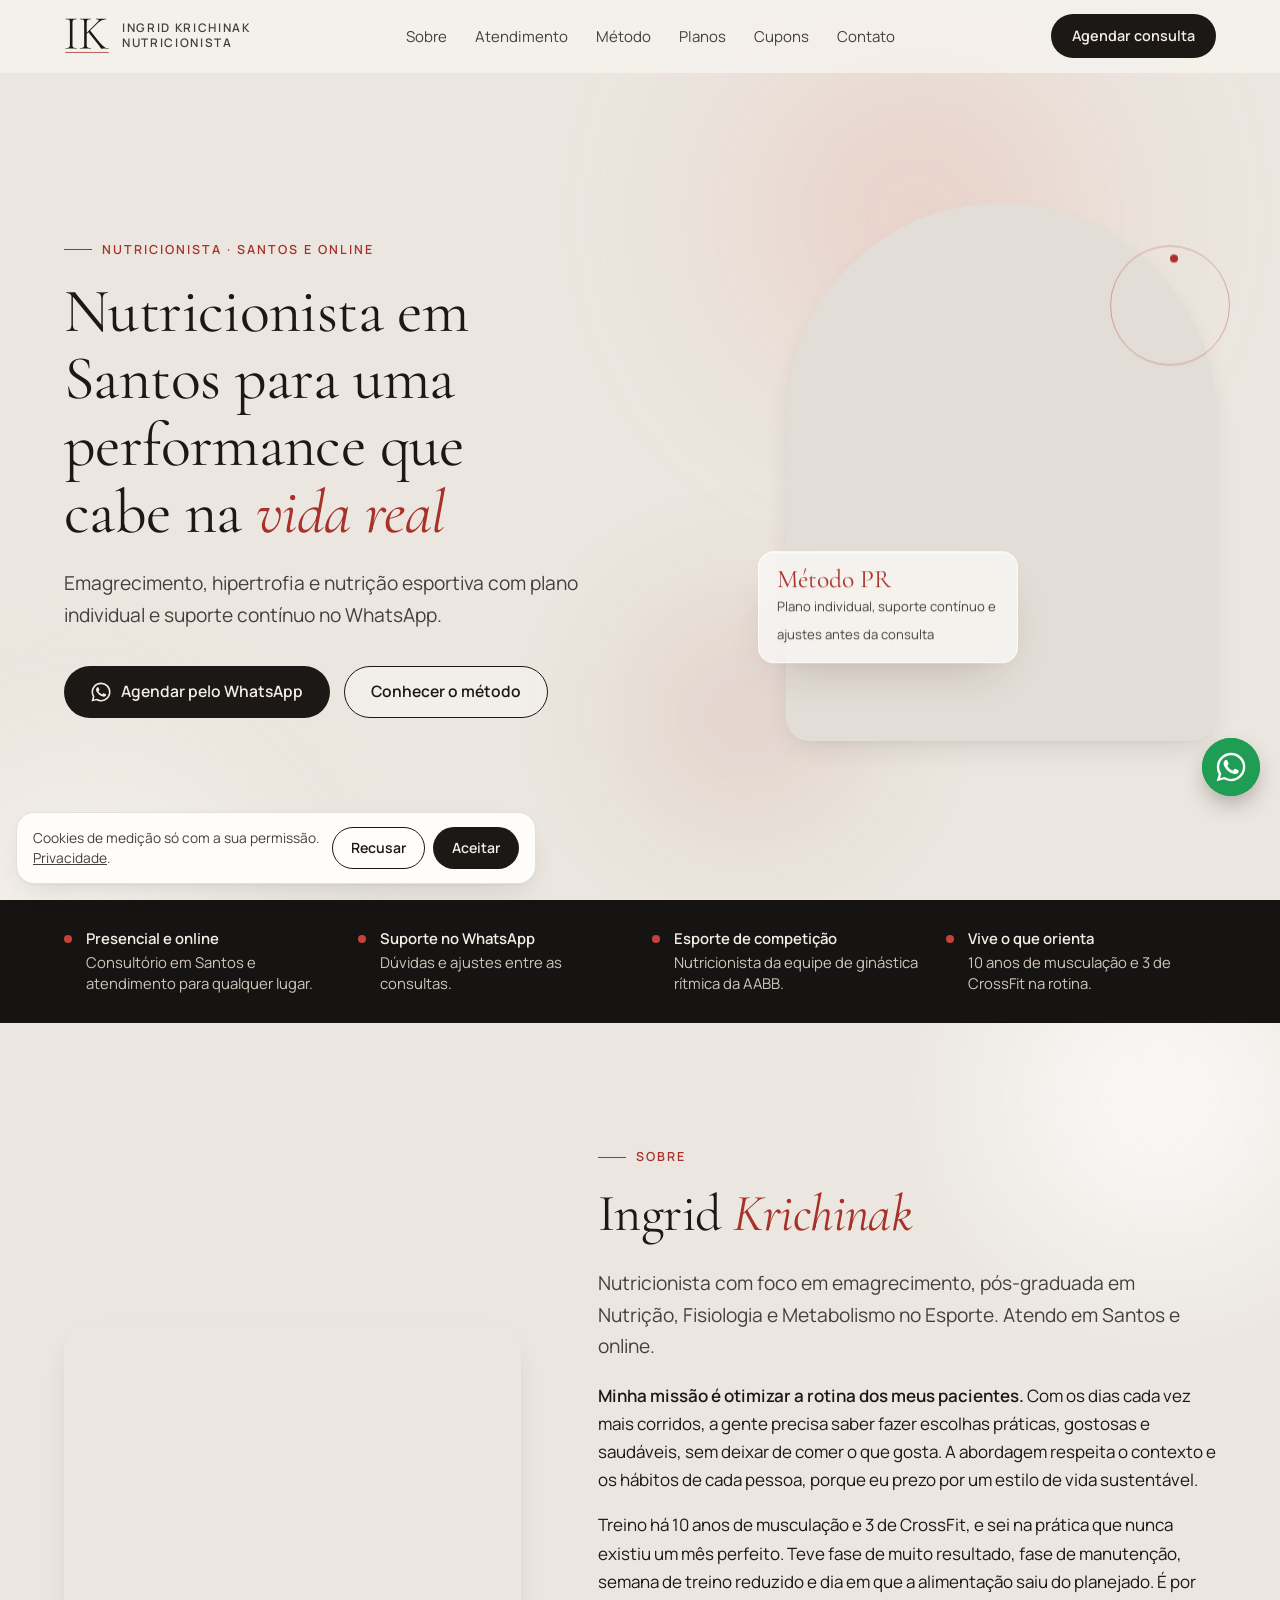
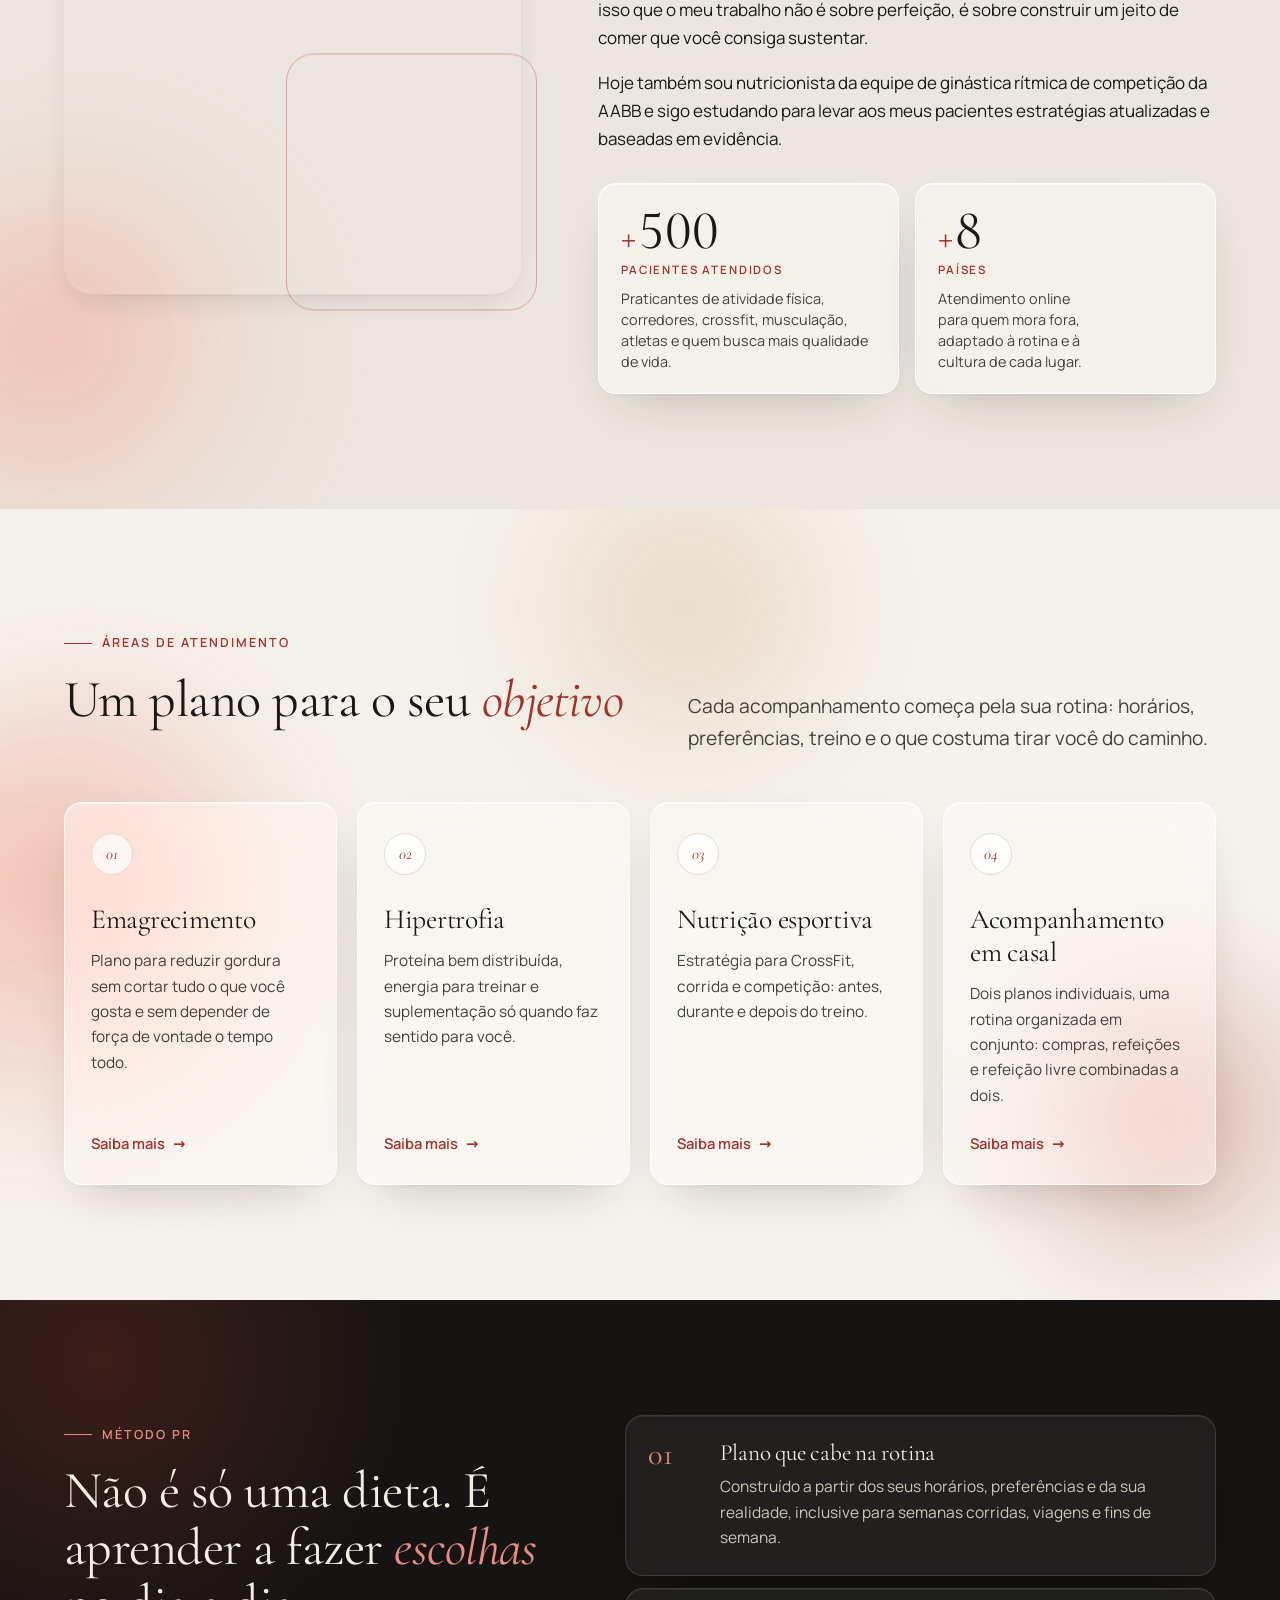
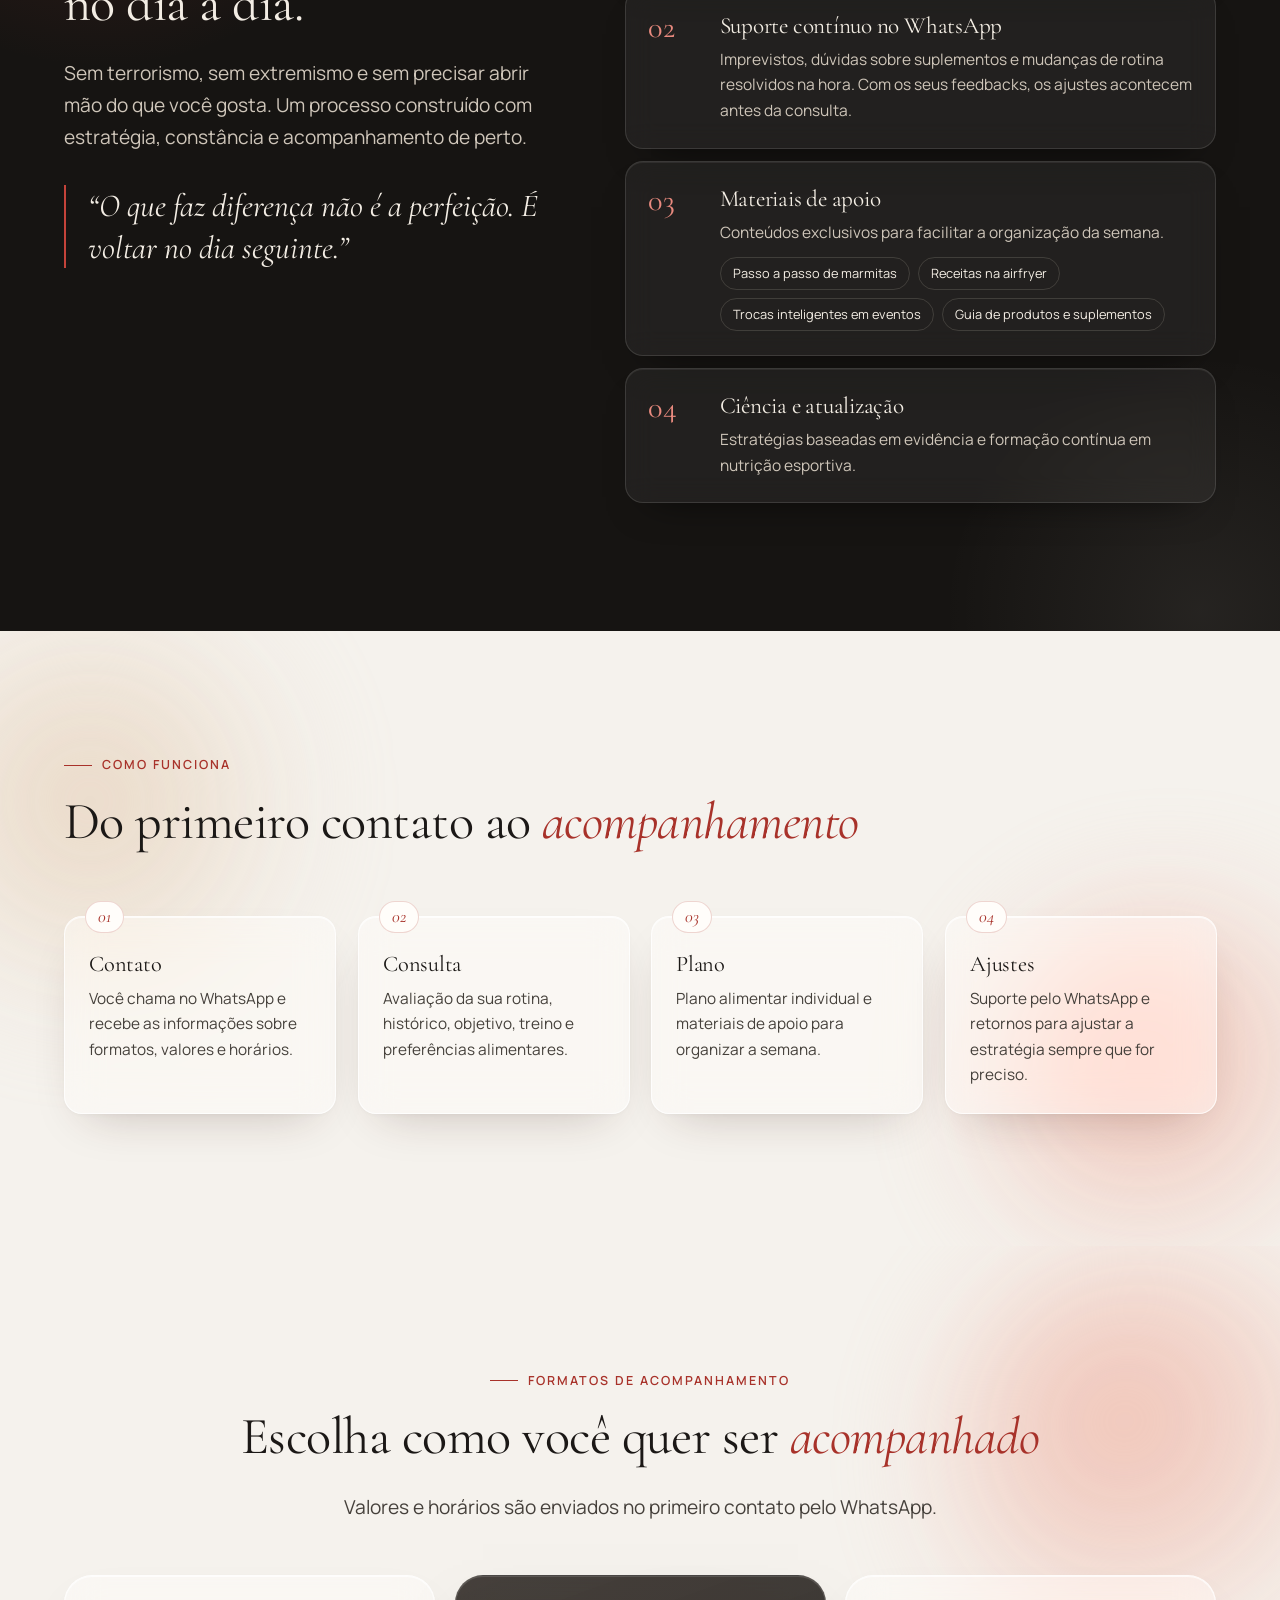
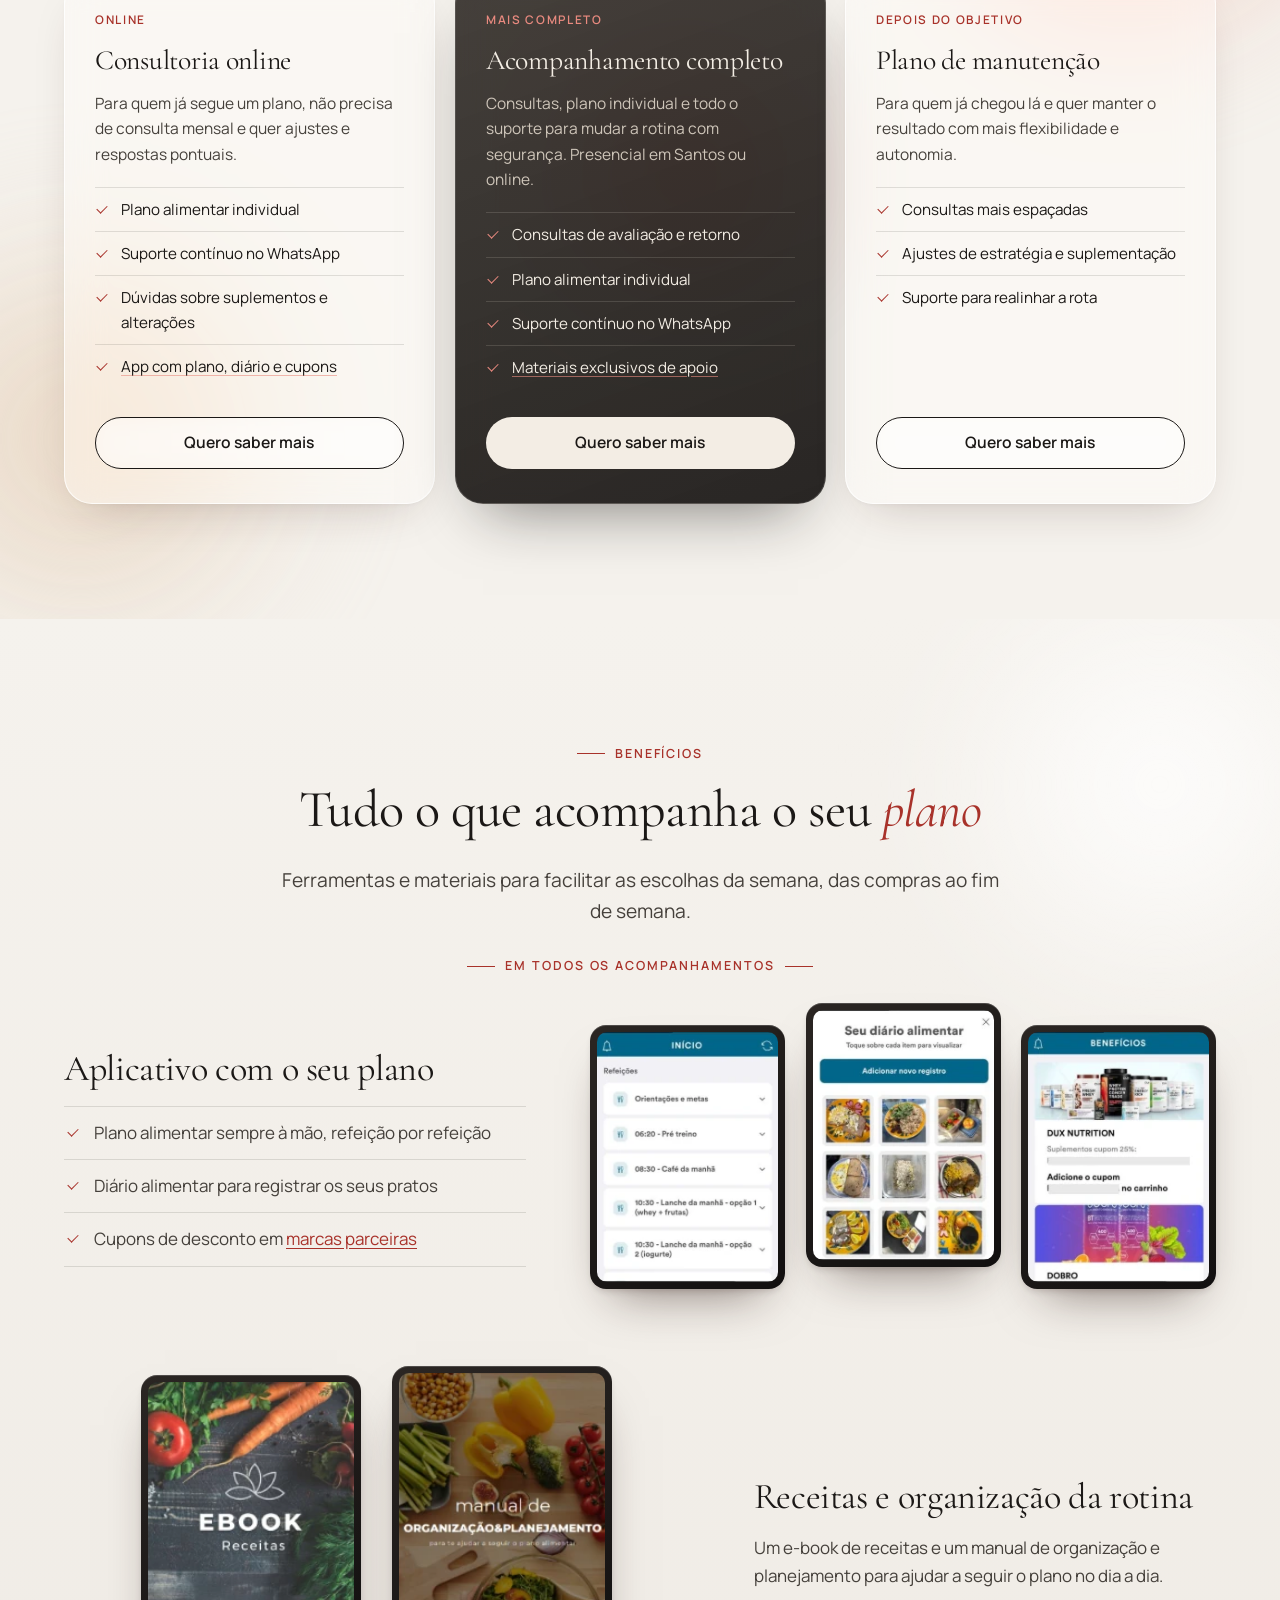
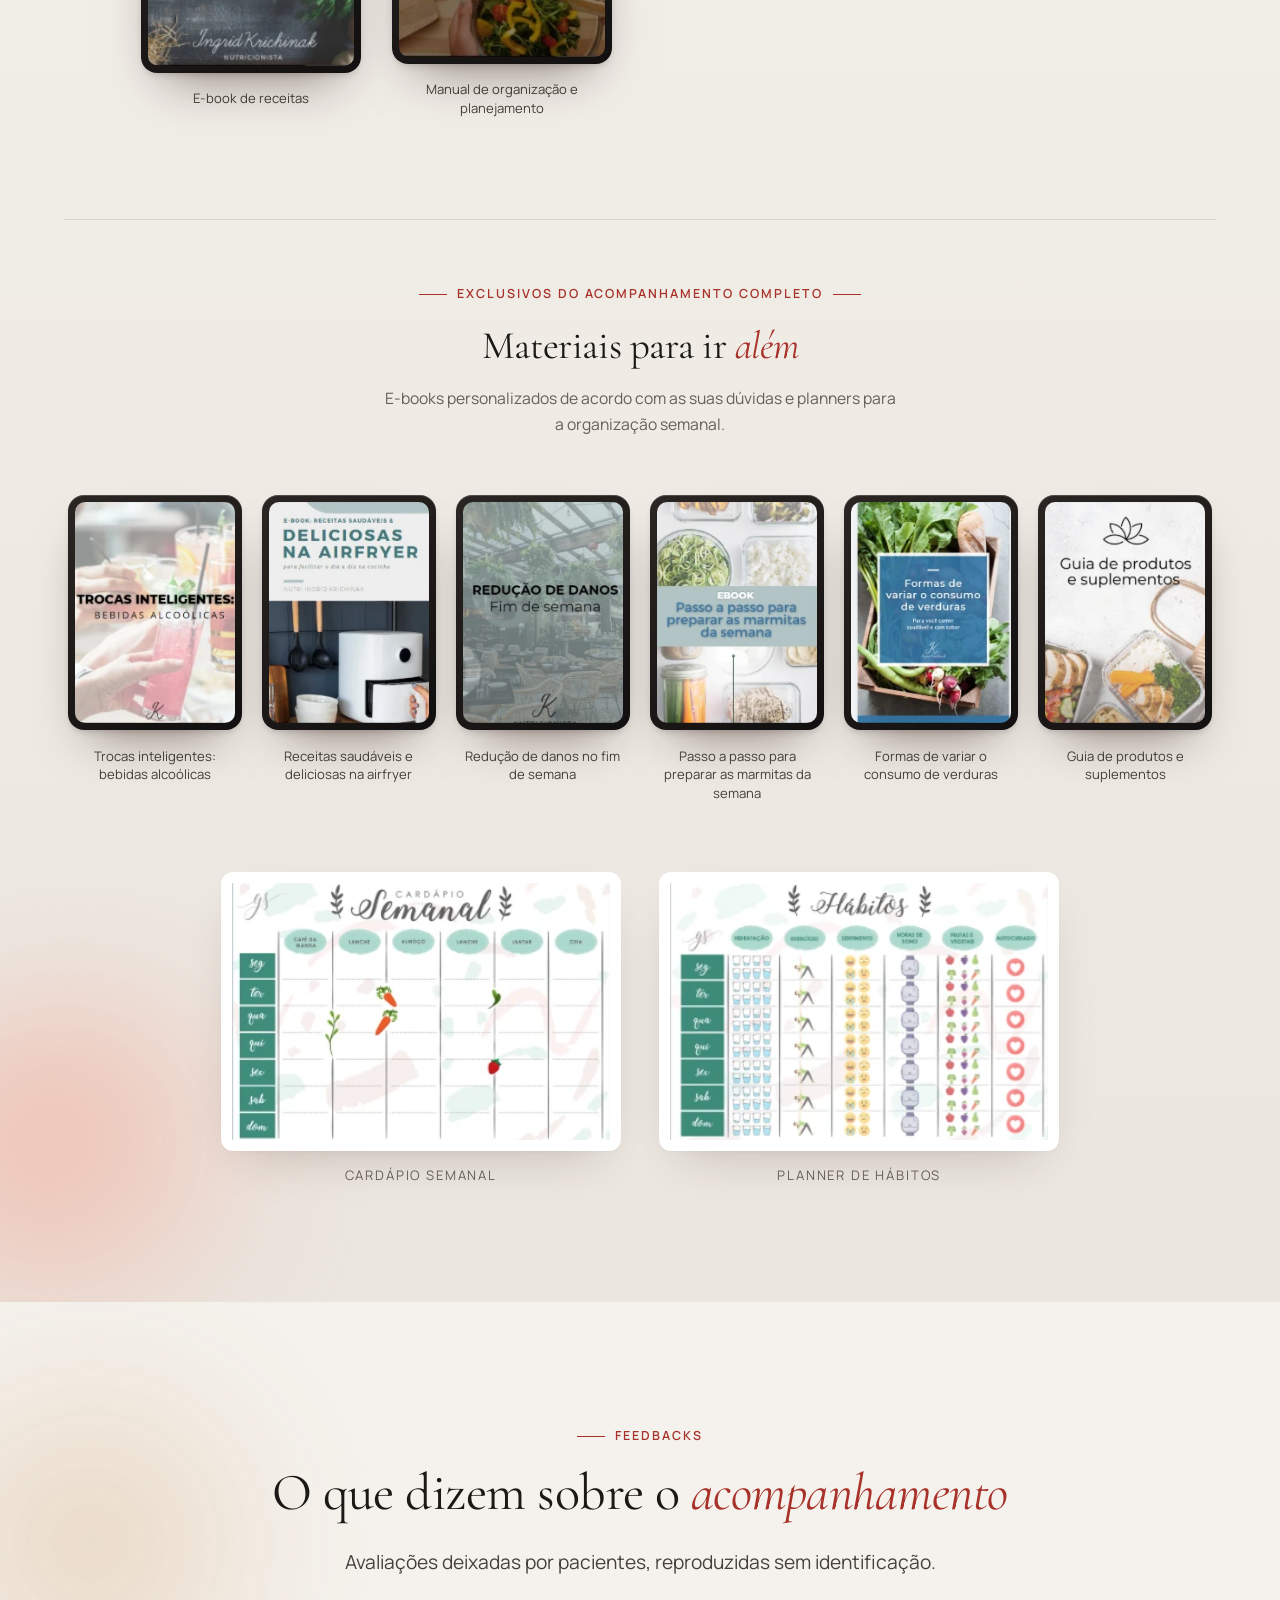
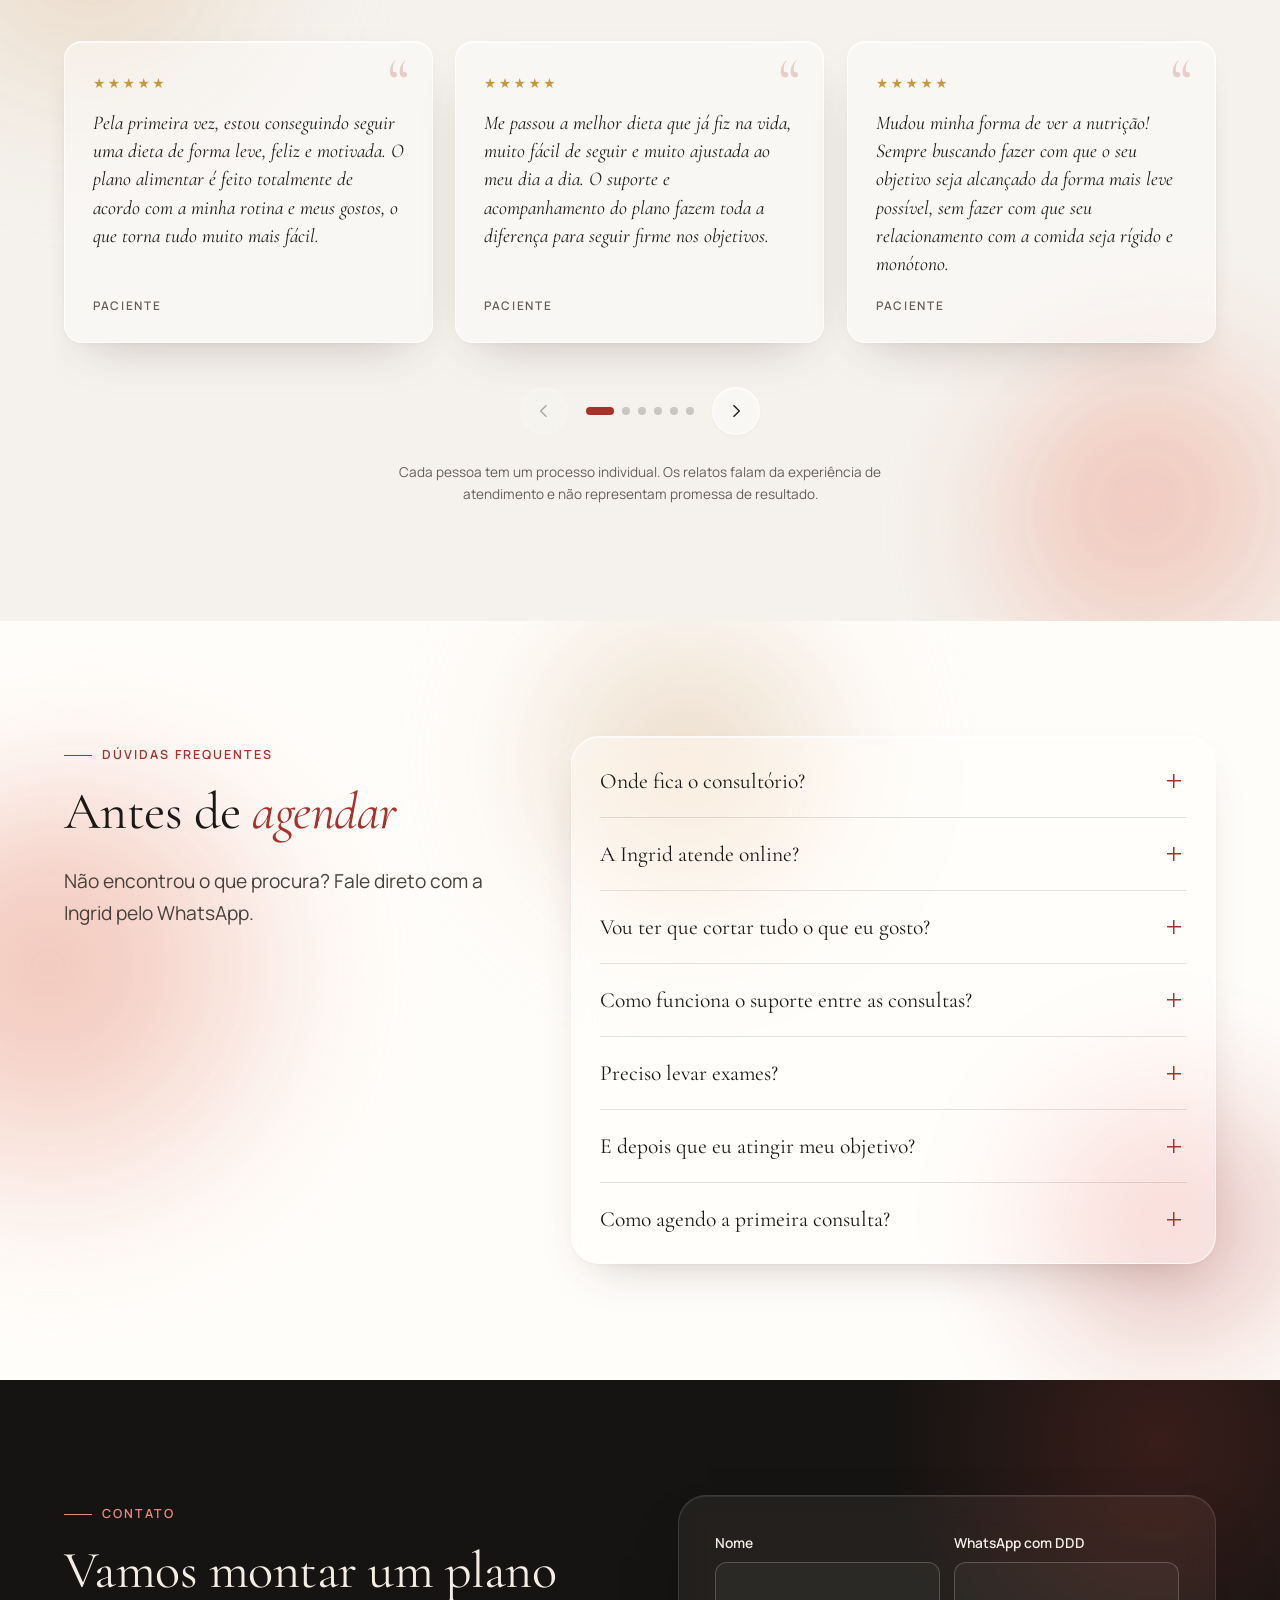
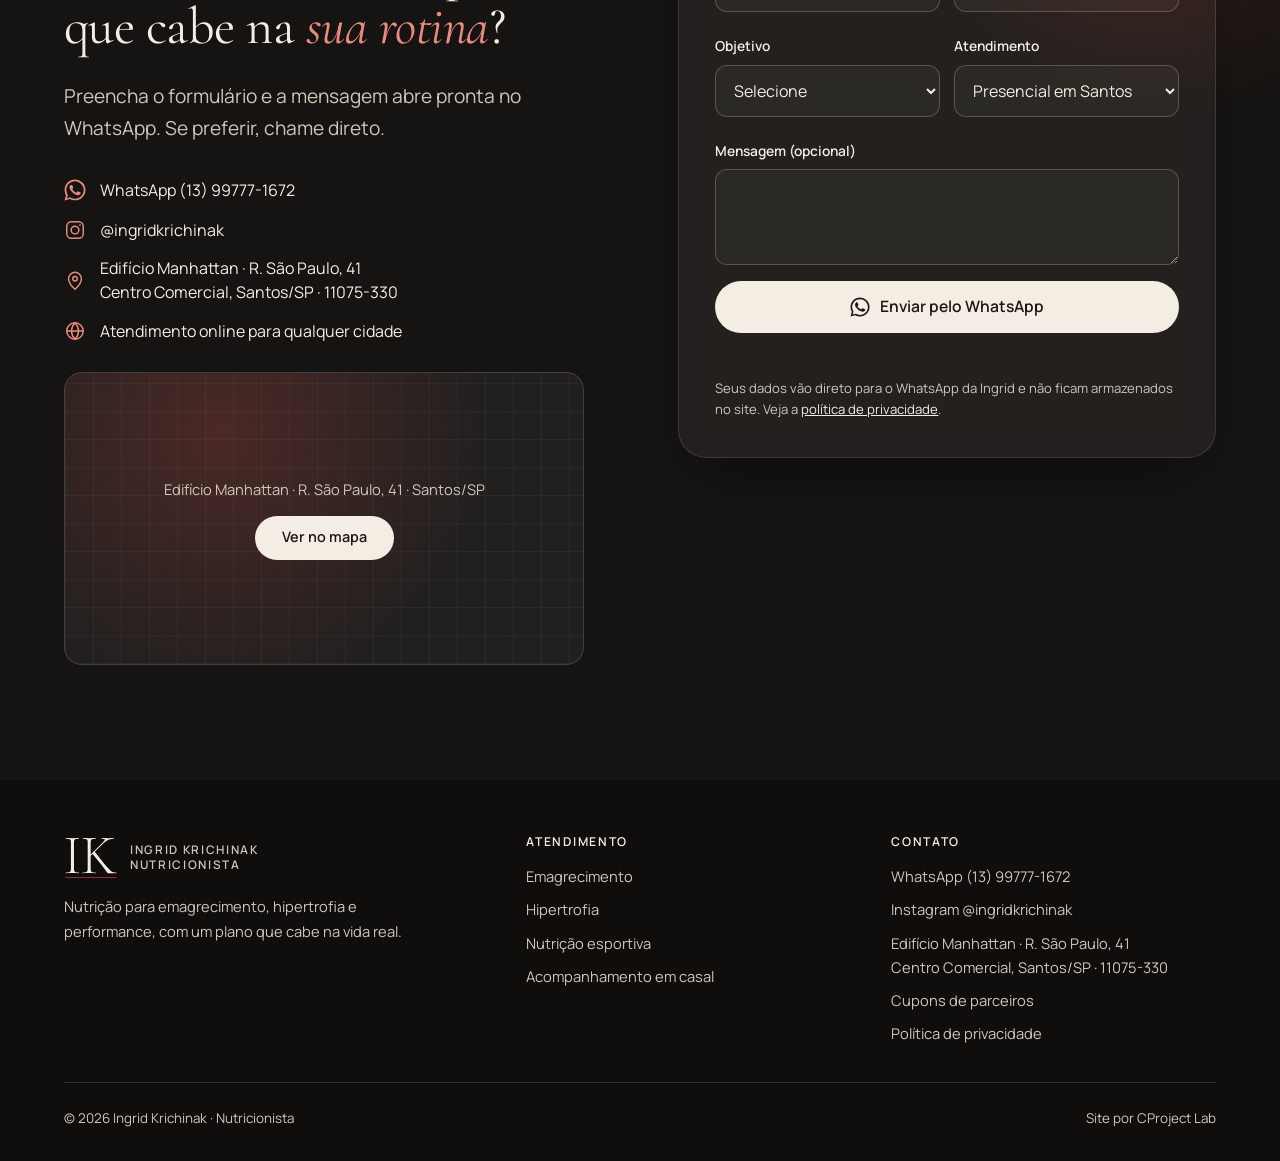
<file: index.html>
<!doctype html>
<html lang="pt-BR">
<head>
<meta charset="utf-8">
<meta name="viewport" content="width=device-width, initial-scale=1, viewport-fit=cover">
<title>Ingrid Krichinak | Nutricionista em Santos e online</title>
<meta name="description" content="Nutricionista em Santos e online para emagrecimento, hipertrofia e nutrição esportiva. Plano que cabe na sua rotina e suporte contínuo no WhatsApp.">
<meta name="robots" content="noindex, follow">
<link rel="canonical" href="https://ingrid-krichinak.vercel.app/">
<meta name="theme-color" content="#ebe6df">
<link rel="icon" href="/assets/favicon.svg" type="image/svg+xml">
<link rel="icon" href="/assets/favicon-32.png" sizes="32x32" type="image/png">
<link rel="apple-touch-icon" href="/assets/apple-touch-icon.png">
<meta property="og:type" content="website">
<meta property="og:locale" content="pt_BR">
<meta property="og:site_name" content="Ingrid Krichinak Nutricionista">
<meta property="og:title" content="Ingrid Krichinak | Nutricionista em Santos e online">
<meta property="og:description" content="Nutricionista em Santos e online para emagrecimento, hipertrofia e nutrição esportiva. Plano que cabe na sua rotina e suporte contínuo no WhatsApp.">
<meta property="og:url" content="https://ingrid-krichinak.vercel.app/">
<meta property="og:image" content="https://ingrid-krichinak.vercel.app/assets/img/og.jpg">
<meta property="og:image:width" content="1200">
<meta property="og:image:height" content="630">
<meta property="og:image:alt" content="Ingrid Krichinak, nutricionista">
<meta name="twitter:card" content="summary_large_image">
<meta name="twitter:title" content="Ingrid Krichinak | Nutricionista em Santos e online">
<meta name="twitter:description" content="Nutricionista em Santos e online para emagrecimento, hipertrofia e nutrição esportiva. Plano que cabe na sua rotina e suporte contínuo no WhatsApp.">
<meta name="twitter:image" content="https://ingrid-krichinak.vercel.app/assets/img/og.jpg">
<link rel="preload" href="/assets/fonts/cormorant-400.woff2" as="font" type="font/woff2" crossorigin>
<link rel="preload" href="/assets/fonts/manrope-400.woff2" as="font" type="font/woff2" crossorigin>
<link rel="preload" as="image" href="/assets/img/ingrid-blazer-960.webp" media="(min-width:601px)" fetchpriority="high"><link rel="preload" as="image" href="/assets/img/ingrid-blazer-600.webp" media="(max-width:600px)" fetchpriority="high">
<link rel="stylesheet" href="/assets/site.css?v=202611181503">
<script src="/assets/vendor/lenis.min.js" defer></script>
<script src="/assets/site.js?v=202611181503" defer></script>
<script type="application/ld+json">{"@context": "https://schema.org", "@type": ["MedicalBusiness", "LocalBusiness"], "@id": "https://ingrid-krichinak.vercel.app/#negocio", "name": "Ingrid Krichinak Nutricionista", "description": "Nutricionista em Santos e online: emagrecimento, hipertrofia, nutrição esportiva e acompanhamento em casal.", "url": "https://ingrid-krichinak.vercel.app/", "image": "https://ingrid-krichinak.vercel.app/assets/img/og.jpg", "logo": "https://ingrid-krichinak.vercel.app/assets/apple-touch-icon.png", "telephone": "+55-13-99777-1672", "medicalSpecialty": "Nutrition", "areaServed": [{"@type": "City", "name": "Santos"}, {"@type": "Country", "name": "Brasil"}], "address": {"@type": "PostalAddress", "addressLocality": "Santos", "addressRegion": "SP", "addressCountry": "BR", "streetAddress": "R. São Paulo, 41 - Edifício Manhattan", "postalCode": "11075-330"}, "sameAs": ["https://www.instagram.com/ingridkrichinak/"], "founder": {"@type": "Person", "name": "Ingrid Krichinak", "jobTitle": "Nutricionista"}, "hasMap": "https://www.google.com/maps/search/?api=1&query=Edif%C3%ADcio%20Manhattan%2C%20R.%20S%C3%A3o%20Paulo%2C%2041%2C%20Santos%20-%20SP%2C%2011075-330"}</script>
<script type="application/ld+json">{"@context": "https://schema.org", "@type": "WebSite", "@id": "https://ingrid-krichinak.vercel.app/#site", "url": "https://ingrid-krichinak.vercel.app/", "name": "Ingrid Krichinak Nutricionista", "inLanguage": "pt-BR"}</script>
<script type="application/ld+json">{"@context": "https://schema.org", "@type": "FAQPage", "mainEntity": [{"@type": "Question", "name": "Onde fica o consultório?", "acceptedAnswer": {"@type": "Answer", "text": "No Edifício Manhattan, na R. São Paulo, 41, Centro Comercial, em Santos/SP (CEP 11075-330). Também há atendimento online para qualquer cidade."}}, {"@type": "Question", "name": "A Ingrid atende online?", "acceptedAnswer": {"@type": "Answer", "text": "Sim. O atendimento é presencial em Santos e online para qualquer cidade ou país, com o mesmo cuidado e o mesmo suporte pelo WhatsApp."}}, {"@type": "Question", "name": "Vou ter que cortar tudo o que eu gosto?", "acceptedAnswer": {"@type": "Answer", "text": "Não. O plano é construído com base na sua rotina e nas suas preferências. A proposta é aprender a fazer escolhas no dia a dia, sem extremismo e sem terrorismo nutricional."}}, {"@type": "Question", "name": "Como funciona o suporte entre as consultas?", "acceptedAnswer": {"@type": "Answer", "text": "Você conta com suporte contínuo pelo WhatsApp para dúvidas, imprevistos e ajustes. Com os feedbacks frequentes, é possível ajustar o plano antes mesmo da próxima consulta."}}, {"@type": "Question", "name": "Preciso levar exames?", "acceptedAnswer": {"@type": "Answer", "text": "Se você tiver exames recentes, leve. Quando necessário, a Ingrid pode solicitar exames laboratoriais para complementar a avaliação."}}, {"@type": "Question", "name": "E depois que eu atingir meu objetivo?", "acceptedAnswer": {"@type": "Answer", "text": "Existe o plano de manutenção, com consultas mais espaçadas e suporte para ajustar estratégias. A ideia é construir autonomia sem perder a direção."}}, {"@type": "Question", "name": "Como agendo a primeira consulta?", "acceptedAnswer": {"@type": "Answer", "text": "Pelo WhatsApp (13) 99777-1672. Você recebe as informações sobre formatos, valores e horários disponíveis."}}]}</script>
</head>
<body>
<a class="skip" href="#conteudo">Pular para o conteúdo</a>
<header class="nav">
  <div class="container nav-in">
    <a class="brand" href="/" aria-label="Ingrid Krichinak, página inicial"><svg viewBox="15 -660 960 790" role="img" aria-label="IK"><path fill="currentColor" d="M192 -81Q192 -52 198.0 -37.0Q204 -22 223.5 -17.0Q243 -12 281 -12Q283 -12 283.0 -6.0Q283 0 281 0Q257 0 228.0 -1.0Q199 -2 164 -2Q131 -2 101.5 -1.0Q72 0 48 0Q45 0 45.0 -6.0Q45 -12 48 -12Q86 -12 105.5 -17.0Q125 -22 131.5 -37.0Q138 -52 138 -81V-544Q138 -573 131.5 -587.5Q125 -602 105.5 -607.5Q86 -613 48 -613Q45 -613 45.0 -619.0Q45 -625 48 -625Q72 -625 101.5 -623.5Q131 -622 164 -622Q199 -622 228.5 -623.5Q258 -625 281 -625Q283 -625 283.0 -619.0Q283 -613 281 -613Q243 -613 224.0 -607.0Q205 -601 198.5 -586.0Q192 -571 192 -542Z M436 -81V-544Q436 -573 429.5 -587.5Q423 -602 404.0 -607.5Q385 -613 347 -613Q345 -613 345.0 -619.0Q345 -625 347 -625Q371 -625 400.5 -623.5Q430 -622 462 -622Q497 -622 526.0 -623.5Q555 -625 578 -625Q580 -625 580.0 -619.0Q580 -613 578 -613Q540 -613 521.0 -607.0Q502 -601 495.5 -586.0Q489 -571 489 -542V-331L709 -550Q747 -588 742.5 -600.5Q738 -613 685 -613Q683 -613 683.0 -619.0Q683 -625 685 -625Q709 -625 733.5 -623.5Q758 -622 798 -622Q835 -622 856.5 -623.5Q878 -625 898 -625Q901 -625 901.0 -619.0Q901 -613 898 -613Q864 -613 819.0 -599.0Q774 -585 732 -544L562 -378L705 -198Q752 -139 784.5 -102.5Q817 -66 839.0 -47.0Q861 -28 878.0 -20.5Q895 -13 910.5 -12.5Q926 -12 945 -12Q948 -12 948.0 -6.0Q948 0 945 0H833Q826 0 821.5 0.5Q817 1 812 1Q798 1 790.0 -4.0Q782 -9 771.5 -24.0Q761 -39 741.0 -68.0Q721 -97 683 -145L524 -342L489 -308V-81Q489 -52 495.0 -37.0Q501 -22 520.5 -17.0Q540 -12 578 -12Q580 -12 580.0 -6.0Q580 0 578 0Q554 0 525.5 -1.0Q497 -2 462 -2Q430 -2 400.0 -1.0Q370 0 346 0Q344 0 344.0 -6.0Q344 -12 346 -12Q384 -12 403.5 -17.0Q423 -22 429.5 -37.0Q436 -52 436 -81Z"/><rect x="40" y="70" width="910" height="16" fill="#a8322a"/></svg><span>Ingrid Krichinak<br>Nutricionista</span></a>
    <nav class="nav-panel" id="menu" aria-label="Principal">
      <ul class="nav-links"><li><a href="/#sobre">Sobre</a></li><li><a href="/#atendimento">Atendimento</a></li><li><a href="/#metodo">Método</a></li><li><a href="/#formatos">Planos</a></li><li><a href="/cupons/">Cupons</a></li><li><a href="/#contato">Contato</a></li></ul>
      <a class="btn btn-primary nav-cta" href="https://wa.me/5513997771672?text=Ol%C3%A1%2C%20Ingrid%21%20Vim%20pelo%20site%20e%20quero%20agendar%20uma%20consulta." target="_blank" rel="noopener" data-cta="nav">Agendar consulta</a>
    </nav>
    <button class="menu-btn" type="button" aria-label="Abrir menu" aria-controls="menu" aria-expanded="false"><span></span><span></span><span></span></button>
  </div>
</header>

<main id="conteudo">
<section class="hero" aria-labelledby="hero-t">
  <div class="hero-bg" aria-hidden="true"><span class="blob b1" data-depth="1.2"></span><span class="blob b2" data-depth="-0.8"></span><span class="blob b3" data-depth="1.6"></span></div>
  <div class="container hero-grid">
    <div>
      <span class="eyebrow">Nutricionista · Santos e online</span>
      <h1 id="hero-t">Nutricionista em Santos para uma performance que cabe na <em>vida real</em></h1>
      <p class="lead">Emagrecimento, hipertrofia e nutrição esportiva com plano individual e suporte contínuo no WhatsApp.</p>
      <div class="hero-ctas">
        <a class="btn btn-primary" href="https://wa.me/5513997771672?text=Ol%C3%A1%2C%20Ingrid%21%20Vim%20pelo%20site%20e%20quero%20agendar%20uma%20consulta." target="_blank" rel="noopener" data-cta="hero"><svg viewBox="0 0 24 24" fill="currentColor" aria-hidden="true"><path d="M17.47 14.38c-.3-.15-1.75-.86-2.02-.96-.27-.1-.47-.15-.67.15-.2.3-.77.96-.94 1.16-.17.2-.35.22-.64.07-.3-.15-1.25-.46-2.38-1.47-.88-.78-1.47-1.75-1.64-2.05-.17-.3-.02-.46.13-.6.13-.14.3-.35.45-.52.15-.17.2-.3.3-.5.1-.2.05-.37-.03-.52-.07-.15-.67-1.6-.92-2.2-.24-.58-.49-.5-.67-.5h-.57c-.2 0-.52.07-.79.37-.27.3-1.04 1.02-1.04 2.48s1.07 2.88 1.21 3.08c.15.2 2.1 3.2 5.08 4.48.71.31 1.26.49 1.7.63.71.23 1.36.2 1.87.12.57-.08 1.75-.72 2-1.41.25-.7.25-1.29.17-1.41-.07-.13-.27-.2-.57-.35zM12.04 21.5h-.01a9.45 9.45 0 0 1-4.82-1.32l-.35-.2-3.58.94.96-3.49-.23-.36a9.43 9.43 0 0 1-1.45-5.03c0-5.22 4.25-9.46 9.48-9.46a9.4 9.4 0 0 1 6.7 2.78 9.4 9.4 0 0 1 2.77 6.69c0 5.22-4.25 9.46-9.47 9.46zm8.06-17.52A11.33 11.33 0 0 0 12.04.65C5.76.65.65 5.75.65 12.03c0 2 .52 3.96 1.52 5.69L.55 23.35l5.77-1.51a11.37 11.37 0 0 0 5.71 1.46h.01c6.28 0 11.39-5.1 11.39-11.38 0-3.04-1.18-5.9-3.33-8.04z"/></svg>Agendar pelo WhatsApp</a>
        <a class="btn btn-ghost" href="#metodo">Conhecer o método</a>
      </div>
    </div>
    <div class="hero-photo" data-depth="0.35">
      <span class="ring" aria-hidden="true" data-depth="1.4"></span>
      <div class="frame">
        <picture>
          <source media="(max-width:600px)" srcset="/assets/img/ingrid-blazer-600.webp">
          <img src="/assets/img/ingrid-blazer-960.webp" width="960" height="1200" alt="Retrato da nutricionista Ingrid Krichinak, de blazer preto, com a mão apoiada no queixo" fetchpriority="high" decoding="async">
        </picture>
      </div>
      <div class="badge" data-depth="0.9"><div><strong>Método PR</strong><span>Plano individual, suporte contínuo e ajustes antes da consulta</span></div></div>
    </div>
  </div>
</section>

<section class="proof" aria-label="Destaques">
  <div class="container">
    <ul>
      <li><span class="dot"></span><div><b>Presencial e online</b>Consultório em Santos e atendimento para qualquer lugar.</div></li>
      <li><span class="dot"></span><div><b>Suporte no WhatsApp</b>Dúvidas e ajustes entre as consultas.</div></li>
      <li><span class="dot"></span><div><b>Esporte de competição</b>Nutricionista da equipe de ginástica rítmica da AABB.</div></li>
      <li><span class="dot"></span><div><b>Vive o que orienta</b>10 anos de musculação e 3 de CrossFit na rotina.</div></li>
    </ul>
  </div>
</section>

<section class="section about has-orbs" id="sobre" aria-labelledby="sobre-t">
  <div class="orbs" aria-hidden="true"><span class="orb milk float" data-depth="0.4" style="width:520px;height:520px;right:-140px;top:-120px"></span><span class="orb rose float slow" data-depth="-0.6" style="width:420px;height:420px;left:-120px;bottom:-100px"></span></div>
  <div class="container about-grid">
    <div class="about-photo reveal" data-depth="0.25">
      <picture>
        <source media="(max-width:600px)" srcset="/assets/img/ingrid-sorriso-520.webp">
        <img src="/assets/img/ingrid-sorriso-800.webp" width="800" height="1000" alt="Ingrid Krichinak sorrindo, de colete preto, em fundo claro" loading="lazy" decoding="async">
      </picture>
    </div>
    <div class="reveal">
      <span class="eyebrow">Sobre</span>
      <h2 id="sobre-t">Ingrid <em>Krichinak</em></h2>
      <p class="lead">Nutricionista com foco em emagrecimento, pós-graduada em Nutrição, Fisiologia e Metabolismo no Esporte. Atendo em Santos e online.</p>
      <p><strong>Minha missão é otimizar a rotina dos meus pacientes.</strong> Com os dias cada vez mais corridos, a gente precisa saber fazer escolhas práticas, gostosas e saudáveis, sem deixar de comer o que gosta. A abordagem respeita o contexto e os hábitos de cada pessoa, porque eu prezo por um estilo de vida sustentável.</p>
      <p>Treino há 10 anos de musculação e 3 de CrossFit, e sei na prática que nunca existiu um mês perfeito. Teve fase de muito resultado, fase de manutenção, semana de treino reduzido e dia em que a alimentação saiu do planejado. É por isso que o meu trabalho não é sobre perfeição, é sobre construir um jeito de comer que você consiga sustentar.</p>
      <p>Hoje também sou nutricionista da equipe de ginástica rítmica de competição da AABB e sigo estudando para levar aos meus pacientes estratégias atualizadas e baseadas em evidência.</p>
      <div class="facts">
        <div class="fact stat reveal"><strong><em>+</em><b data-count="500">500</b></strong><small>pacientes atendidos</small><span>Praticantes de atividade física, corredores, crossfit, musculação, atletas e quem busca mais qualidade de vida.</span></div>
        <div class="fact stat globe-card reveal"><canvas class="globe" data-globe aria-hidden="true"></canvas><strong><em>+</em><b data-count="8">8</b></strong><small>países</small><span>Atendimento online para quem mora fora, adaptado à rotina e à cultura de cada lugar.</span></div>
      </div>
    </div>
  </div>
</section>

<section class="section has-orbs" id="atendimento" aria-labelledby="areas-t">
  <div class="orbs" aria-hidden="true"><span class="orb rose float" data-depth="0.6" style="width:520px;height:520px;left:-160px;top:10%"></span><span class="orb wine float slow" data-depth="-0.5" style="width:380px;height:380px;right:-80px;bottom:-60px"></span><span class="orb sand float" data-depth="0.3" style="width:420px;height:420px;right:30%;top:-120px"></span></div>
  <div class="container">
    <div class="areas-head">
      <div><span class="eyebrow">Áreas de atendimento</span><h2 id="areas-t">Um plano para o seu <em>objetivo</em></h2></div>
      <p class="lead">Cada acompanhamento começa pela sua rotina: horários, preferências, treino e o que costuma tirar você do caminho.</p>
    </div>
    <div class="cards"><a class="card reveal" href="/emagrecimento/"><span class="num">01</span><h3>Emagrecimento</h3><p>Plano para reduzir gordura sem cortar tudo o que você gosta e sem depender de força de vontade o tempo todo.</p><span class="link-arrow">Saiba mais</span></a><a class="card reveal" href="/hipertrofia/"><span class="num">02</span><h3>Hipertrofia</h3><p>Proteína bem distribuída, energia para treinar e suplementação só quando faz sentido para você.</p><span class="link-arrow">Saiba mais</span></a><a class="card reveal" href="/nutricao-esportiva/"><span class="num">03</span><h3>Nutrição esportiva</h3><p>Estratégia para CrossFit, corrida e competição: antes, durante e depois do treino.</p><span class="link-arrow">Saiba mais</span></a><a class="card reveal" href="/acompanhamento-em-casal/"><span class="num">04</span><h3>Acompanhamento em casal</h3><p>Dois planos individuais, uma rotina organizada em conjunto: compras, refeições e refeição livre combinadas a dois.</p><span class="link-arrow">Saiba mais</span></a></div>
  </div>
</section>

<section class="section method" id="metodo" aria-labelledby="metodo-t">
  <div class="container method-grid">
    <div class="reveal">
      <span class="eyebrow">Método PR</span>
      <h2 id="metodo-t">Não é só uma dieta. É aprender a fazer <em>escolhas</em> no dia a dia.</h2>
      <p class="lead">Sem terrorismo, sem extremismo e sem precisar abrir mão do que você gosta. Um processo construído com estratégia, constância e acompanhamento de perto.</p>
      <p class="quote">“O que faz diferença não é a perfeição. É voltar no dia seguinte.”</p>
    </div>
    <ol class="pillars reveal">
      <li><span class="n">01</span><div><h3>Plano que cabe na rotina</h3><p>Construído a partir dos seus horários, preferências e da sua realidade, inclusive para semanas corridas, viagens e fins de semana.</p></div></li>
      <li><span class="n">02</span><div><h3>Suporte contínuo no WhatsApp</h3><p>Imprevistos, dúvidas sobre suplementos e mudanças de rotina resolvidos na hora. Com os seus feedbacks, os ajustes acontecem antes da consulta.</p></div></li>
      <li><span class="n">03</span><div><h3>Materiais de apoio</h3><p>Conteúdos exclusivos para facilitar a organização da semana.</p>
        <div class="materials"><span>Passo a passo de marmitas</span><span>Receitas na airfryer</span><span>Trocas inteligentes em eventos</span><span>Guia de produtos e suplementos</span></div></div></li>
      <li><span class="n">04</span><div><h3>Ciência e atualização</h3><p>Estratégias baseadas em evidência e formação contínua em nutrição esportiva.</p></div></li>
    </ol>
  </div>
</section>

<section class="section has-orbs" aria-labelledby="como-t">
  <div class="orbs" aria-hidden="true"><span class="orb sand float" data-depth="0.5" style="width:460px;height:460px;left:-140px;top:-80px"></span><span class="orb rose float slow" data-depth="-0.5" style="width:400px;height:400px;right:-100px;bottom:-120px"></span></div>
  <div class="container">
    <span class="eyebrow">Como funciona</span>
    <h2 id="como-t">Do primeiro contato ao <em>acompanhamento</em></h2>
    <ol class="steps">
      <li class="reveal"><h3>Contato</h3><p>Você chama no WhatsApp e recebe as informações sobre formatos, valores e horários.</p></li>
      <li class="reveal"><h3>Consulta</h3><p>Avaliação da sua rotina, histórico, objetivo, treino e preferências alimentares.</p></li>
      <li class="reveal"><h3>Plano</h3><p>Plano alimentar individual e materiais de apoio para organizar a semana.</p></li>
      <li class="reveal"><h3>Ajustes</h3><p>Suporte pelo WhatsApp e retornos para ajustar a estratégia sempre que for preciso.</p></li>
    </ol>
  </div>
</section>

<section class="section has-orbs" id="formatos" aria-labelledby="formatos-t">
  <div class="orbs" aria-hidden="true"><span class="orb rose float" data-depth="0.5" style="width:460px;height:460px;right:-120px;top:-60px"></span><span class="orb sand float slow" data-depth="-0.4" style="width:520px;height:520px;left:-180px;bottom:-140px"></span><span class="orb wine float" data-depth="0.8" style="width:300px;height:300px;left:42%;top:40%"></span></div>
  <div class="container">
    <div class="center">
      <span class="eyebrow">Formatos de acompanhamento</span>
      <h2 id="formatos-t">Escolha como você quer ser <em>acompanhado</em></h2>
      <p class="lead">Valores e horários são enviados no primeiro contato pelo WhatsApp.</p>
    </div>
    <div class="plans">
      <div class="plan reveal">
        <span class="tag">Online</span>
        <h3>Consultoria online</h3>
        <p>Para quem já segue um plano, não precisa de consulta mensal e quer ajustes e respostas pontuais.</p>
        <ul><li>Plano alimentar individual</li><li>Suporte contínuo no WhatsApp</li><li>Dúvidas sobre suplementos e alterações</li><li><a class="plan-link" href="#materiais">App com plano, diário e cupons</a></li></ul>
        <a class="btn btn-ghost" href="https://wa.me/5513997771672?text=Ol%C3%A1%2C%20Ingrid%21%20Vim%20pelo%20site%20e%20quero%20saber%20sobre%20a%20consultoria%20online." target="_blank" rel="noopener" data-cta="plano-online">Quero saber mais</a>
      </div>
      <div class="plan feature reveal">
        <span class="tag">Mais completo</span>
        <h3>Acompanhamento completo</h3>
        <p>Consultas, plano individual e todo o suporte para mudar a rotina com segurança. Presencial em Santos ou online.</p>
        <ul><li>Consultas de avaliação e retorno</li><li>Plano alimentar individual</li><li>Suporte contínuo no WhatsApp</li><li><a class="plan-link" href="#materiais">Materiais exclusivos de apoio</a></li></ul>
        <a class="btn btn-light" href="https://wa.me/5513997771672?text=Ol%C3%A1%2C%20Ingrid%21%20Vim%20pelo%20site%20e%20quero%20saber%20sobre%20o%20acompanhamento%20completo." target="_blank" rel="noopener" data-cta="plano-completo">Quero saber mais</a>
      </div>
      <div class="plan reveal">
        <span class="tag">Depois do objetivo</span>
        <h3>Plano de manutenção</h3>
        <p>Para quem já chegou lá e quer manter o resultado com mais flexibilidade e autonomia.</p>
        <ul><li>Consultas mais espaçadas</li><li>Ajustes de estratégia e suplementação</li><li>Suporte para realinhar a rota</li></ul>
        <a class="btn btn-ghost" href="https://wa.me/5513997771672?text=Ol%C3%A1%2C%20Ingrid%21%20Vim%20pelo%20site%20e%20quero%20saber%20sobre%20o%20plano%20de%20manuten%C3%A7%C3%A3o." target="_blank" rel="noopener" data-cta="plano-manutencao">Quero saber mais</a>
      </div>
    </div>
  </div>
</section>

<section class="section materiais has-orbs" id="materiais" aria-labelledby="materiais-t">
  <div class="orbs" aria-hidden="true"><span class="orb milk float" data-depth="0.4" style="width:520px;height:520px;right:-140px;top:-120px"></span><span class="orb rose float slow" data-depth="-0.6" style="width:420px;height:420px;left:-120px;bottom:-100px"></span></div>
  <div class="container">
    <div class="center section-head">
      <span class="eyebrow">Benefícios</span>
      <h2 id="materiais-t">Tudo o que acompanha o seu <em>plano</em></h2>
      <p class="lead">Ferramentas e materiais para facilitar as escolhas da semana, das compras ao fim de semana.</p>
    </div>

    <div class="tier-head reveal"><span class="eyebrow">Em todos os acompanhamentos</span></div>
    <div class="benefit">
      <div class="benefit-text reveal">
        <h3>Aplicativo com o seu plano</h3>
        <ul class="benefit-list">
          <li>Plano alimentar sempre à mão, refeição por refeição</li>
          <li>Diário alimentar para registrar os seus pratos</li>
          <li>Cupons de desconto em <a href="/cupons/">marcas parceiras</a></li>
        </ul>
      </div>
      <div class="devices"><figure class="ebook device reveal"><div class="tablet"><img src="/assets/img/materiais/app-plano.webp" width="200" height="270" alt="Tela inicial do aplicativo com as refeições do plano alimentar" loading="lazy" decoding="async"><span class="glare" aria-hidden="true"></span></div></figure><figure class="ebook device reveal"><div class="tablet"><img src="/assets/img/materiais/app-diario-alimentar.webp" width="200" height="270" alt="Diário alimentar do aplicativo com fotos dos pratos registrados" loading="lazy" decoding="async"><span class="glare" aria-hidden="true"></span></div></figure><figure class="ebook device reveal"><div class="tablet"><img src="/assets/img/materiais/app-cupons.webp" width="200" height="270" alt="Tela de benefícios do aplicativo com cupons de marcas parceiras" loading="lazy" decoding="async"><span class="glare" aria-hidden="true"></span></div></figure></div>
    </div>
    <div class="benefit reverse">
      <div class="benefit-text reveal">
        <h3>Receitas e organização da rotina</h3>
        <p>Um e-book de receitas e um manual de organização e planejamento para ajudar a seguir o plano no dia a dia.</p>
      </div>
      <div class="devices two"><figure class="ebook reveal"><div class="tablet"><img src="/assets/img/materiais/ebook-receitas.webp" width="190" height="256" alt="Capa do E-book de receitas" loading="lazy" decoding="async"><span class="glare" aria-hidden="true"></span></div><figcaption>E-book de receitas</figcaption></figure><figure class="ebook reveal"><div class="tablet"><img src="/assets/img/materiais/manual-organizacao-planejamento.webp" width="190" height="256" alt="Capa do Manual de organização e planejamento" loading="lazy" decoding="async"><span class="glare" aria-hidden="true"></span></div><figcaption>Manual de organização e planejamento</figcaption></figure></div>
    </div>

    <div class="tier-head premium reveal"><span class="eyebrow">Exclusivos do acompanhamento completo</span><h3>Materiais para ir <em>além</em></h3><p>E-books personalizados de acordo com as suas dúvidas e planners para a organização semanal.</p></div>
    <div class="ebooks"><figure class="ebook reveal"><div class="tablet"><img src="/assets/img/materiais/trocas-inteligentes-bebidas.webp" width="188" height="255" alt="Capa do e-book Trocas inteligentes: bebidas alcoólicas" loading="lazy" decoding="async"><span class="glare" aria-hidden="true"></span></div><figcaption>Trocas inteligentes: bebidas alcoólicas</figcaption></figure><figure class="ebook reveal"><div class="tablet"><img src="/assets/img/materiais/receitas-airfryer.webp" width="188" height="255" alt="Capa do e-book Receitas saudáveis e deliciosas na airfryer" loading="lazy" decoding="async"><span class="glare" aria-hidden="true"></span></div><figcaption>Receitas saudáveis e deliciosas na airfryer</figcaption></figure><figure class="ebook reveal"><div class="tablet"><img src="/assets/img/materiais/reducao-de-danos-fim-de-semana.webp" width="188" height="255" alt="Capa do e-book Redução de danos no fim de semana" loading="lazy" decoding="async"><span class="glare" aria-hidden="true"></span></div><figcaption>Redução de danos no fim de semana</figcaption></figure><figure class="ebook reveal"><div class="tablet"><img src="/assets/img/materiais/marmitas-da-semana.webp" width="188" height="255" alt="Capa do e-book Passo a passo para preparar as marmitas da semana" loading="lazy" decoding="async"><span class="glare" aria-hidden="true"></span></div><figcaption>Passo a passo para preparar as marmitas da semana</figcaption></figure><figure class="ebook reveal"><div class="tablet"><img src="/assets/img/materiais/variar-verduras.webp" width="188" height="255" alt="Capa do e-book Formas de variar o consumo de verduras" loading="lazy" decoding="async"><span class="glare" aria-hidden="true"></span></div><figcaption>Formas de variar o consumo de verduras</figcaption></figure><figure class="ebook reveal"><div class="tablet"><img src="/assets/img/materiais/guia-produtos-suplementos.webp" width="188" height="255" alt="Capa do e-book Guia de produtos e suplementos" loading="lazy" decoding="async"><span class="glare" aria-hidden="true"></span></div><figcaption>Guia de produtos e suplementos</figcaption></figure></div>
    <div class="planners"><figure class="planner reveal"><img src="/assets/img/materiais/planner-cardapio-semanal.webp" width="340" height="237" alt="Cardápio semanal para imprimir e preencher na semana" loading="lazy" decoding="async"><figcaption>Cardápio semanal</figcaption></figure><figure class="planner reveal"><img src="/assets/img/materiais/planner-habitos.webp" width="333" height="237" alt="Planner de hábitos para imprimir e preencher na semana" loading="lazy" decoding="async"><figcaption>Planner de hábitos</figcaption></figure></div>
  </div>
</section>

<section class="section has-orbs" id="depoimentos" aria-labelledby="dep-t">
  <div class="orbs" aria-hidden="true"><span class="orb sand float" data-depth="0.5" style="width:460px;height:460px;left:-140px;top:-80px"></span><span class="orb rose float slow" data-depth="-0.5" style="width:400px;height:400px;right:-100px;bottom:-120px"></span></div>
  <div class="container">
    <div class="section-head center"><span class="eyebrow">Feedbacks</span><h2 id="dep-t">O que dizem sobre o <em>acompanhamento</em></h2>
    <p class="lead">Avaliações deixadas por pacientes, reproduzidas sem identificação.</p></div>
    <div class="carousel" data-carousel>
      <div class="carousel-track" tabindex="0" role="region" aria-roledescription="carrossel" aria-label="Feedbacks de pacientes"><figure class="card testimonial reveal"><span class="stars" aria-label="5 de 5 estrelas">★★★★★</span><blockquote><p>Pela primeira vez, estou conseguindo seguir uma dieta de forma leve, feliz e motivada. O plano alimentar é feito totalmente de acordo com a minha rotina e meus gostos, o que torna tudo muito mais fácil.</p></blockquote><figcaption>Paciente</figcaption></figure><figure class="card testimonial reveal"><span class="stars" aria-label="5 de 5 estrelas">★★★★★</span><blockquote><p>Me passou a melhor dieta que já fiz na vida, muito fácil de seguir e muito ajustada ao meu dia a dia. O suporte e acompanhamento do plano fazem toda a diferença para seguir firme nos objetivos.</p></blockquote><figcaption>Paciente</figcaption></figure><figure class="card testimonial reveal"><span class="stars" aria-label="5 de 5 estrelas">★★★★★</span><blockquote><p>Mudou minha forma de ver a nutrição! Sempre buscando fazer com que o seu objetivo seja alcançado da forma mais leve possível, sem fazer com que seu relacionamento com a comida seja rígido e monótono.</p></blockquote><figcaption>Paciente</figcaption></figure><figure class="card testimonial reveal"><span class="stars" aria-label="5 de 5 estrelas">★★★★★</span><blockquote><p>Muito atenciosa, cuida muito bem do paciente, sempre perguntando como as coisas estão no plano, se tem alguma dúvida, algum problema. Podem ir sem medo.</p></blockquote><figcaption>Paciente</figcaption></figure><figure class="card testimonial reveal"><span class="stars" aria-label="5 de 5 estrelas">★★★★★</span><blockquote><p>O plano alimentar é leve, sem aquelas restrições malucas, e adaptado ao que gostamos de comer. No plano temos diversas opções de substituição e também dicas de receitas.</p></blockquote><figcaption>Paciente</figcaption></figure><figure class="card testimonial reveal"><span class="stars" aria-label="5 de 5 estrelas">★★★★★</span><blockquote><p>Além dela ser atenciosa, profissional e presente, me sinto muito mais segura e confiante para seguir com meus objetivos, podendo entender melhor sobre alimentação e estilo de vida.</p></blockquote><figcaption>Paciente</figcaption></figure><figure class="card testimonial reveal"><span class="stars" aria-label="5 de 5 estrelas">★★★★★</span><blockquote><p>Excelente profissional, muito atenciosa, competente e atualizada. Atendimento personalizado e respeitando sempre as preferências e rotina de vida.</p></blockquote><figcaption>Paciente</figcaption></figure><figure class="card testimonial reveal"><span class="stars" aria-label="5 de 5 estrelas">★★★★★</span><blockquote><p>Ela explica tudo de um jeito simples. Os e-books dela são super completos e me ajudam muito, algo que nunca vi em outras nutris.</p></blockquote><figcaption>Paciente</figcaption></figure></div>
      <div class="carousel-ui">
        <button class="carousel-btn" type="button" data-dir="-1" aria-label="Feedback anterior"><svg viewBox="0 0 24 24" fill="none" stroke="currentColor" stroke-width="1.6" aria-hidden="true"><path d="M15 5l-7 7 7 7"/></svg></button>
        <div class="carousel-dots" role="tablist" aria-label="Escolher feedback"></div>
        <button class="carousel-btn" type="button" data-dir="1" aria-label="Próximo feedback"><svg viewBox="0 0 24 24" fill="none" stroke="currentColor" stroke-width="1.6" aria-hidden="true"><path d="M9 5l7 7-7 7"/></svg></button>
      </div>
    </div>
    <p class="testimonials-note">Cada pessoa tem um processo individual. Os relatos falam da experiência de atendimento e não representam promessa de resultado.</p>
  </div>
</section>

<section class="section faq has-orbs" id="duvidas" aria-labelledby="faq-t">
  <div class="orbs" aria-hidden="true"><span class="orb rose float" data-depth="0.6" style="width:520px;height:520px;left:-160px;top:10%"></span><span class="orb wine float slow" data-depth="-0.5" style="width:380px;height:380px;right:-80px;bottom:-60px"></span><span class="orb sand float" data-depth="0.3" style="width:420px;height:420px;right:30%;top:-120px"></span></div>
  <div class="container faq-grid">
    <div><span class="eyebrow">Dúvidas frequentes</span><h2 id="faq-t">Antes de <em>agendar</em></h2><p class="lead">Não encontrou o que procura? Fale direto com a Ingrid pelo WhatsApp.</p></div>
    <div class="faq-panel reveal"><details><summary>Onde fica o consultório?</summary><p>No Edifício Manhattan, na R. São Paulo, 41, Centro Comercial, em Santos/SP (CEP 11075-330). Também há atendimento online para qualquer cidade.</p></details><details><summary>A Ingrid atende online?</summary><p>Sim. O atendimento é presencial em Santos e online para qualquer cidade ou país, com o mesmo cuidado e o mesmo suporte pelo WhatsApp.</p></details><details><summary>Vou ter que cortar tudo o que eu gosto?</summary><p>Não. O plano é construído com base na sua rotina e nas suas preferências. A proposta é aprender a fazer escolhas no dia a dia, sem extremismo e sem terrorismo nutricional.</p></details><details><summary>Como funciona o suporte entre as consultas?</summary><p>Você conta com suporte contínuo pelo WhatsApp para dúvidas, imprevistos e ajustes. Com os feedbacks frequentes, é possível ajustar o plano antes mesmo da próxima consulta.</p></details><details><summary>Preciso levar exames?</summary><p>Se você tiver exames recentes, leve. Quando necessário, a Ingrid pode solicitar exames laboratoriais para complementar a avaliação.</p></details><details><summary>E depois que eu atingir meu objetivo?</summary><p>Existe o plano de manutenção, com consultas mais espaçadas e suporte para ajustar estratégias. A ideia é construir autonomia sem perder a direção.</p></details><details><summary>Como agendo a primeira consulta?</summary><p>Pelo WhatsApp (13) 99777-1672. Você recebe as informações sobre formatos, valores e horários disponíveis.</p></details></div>
  </div>
</section>

<section class="section contact" id="contato" aria-labelledby="contato-t">
  <div class="container contact-grid">
    <div>
      <span class="eyebrow">Contato</span>
      <h2 id="contato-t">Vamos montar um plano que cabe na <em>sua rotina</em>?</h2>
      <p class="lead">Preencha o formulário e a mensagem abre pronta no WhatsApp. Se preferir, chame direto.</p>
      <ul class="contact-list">
        <li><a href="https://wa.me/5513997771672?text=Ol%C3%A1%2C%20Ingrid%21%20Vim%20pelo%20site%20e%20quero%20agendar%20uma%20consulta." target="_blank" rel="noopener" data-cta="contato"><svg viewBox="0 0 24 24" fill="currentColor" aria-hidden="true"><path d="M17.47 14.38c-.3-.15-1.75-.86-2.02-.96-.27-.1-.47-.15-.67.15-.2.3-.77.96-.94 1.16-.17.2-.35.22-.64.07-.3-.15-1.25-.46-2.38-1.47-.88-.78-1.47-1.75-1.64-2.05-.17-.3-.02-.46.13-.6.13-.14.3-.35.45-.52.15-.17.2-.3.3-.5.1-.2.05-.37-.03-.52-.07-.15-.67-1.6-.92-2.2-.24-.58-.49-.5-.67-.5h-.57c-.2 0-.52.07-.79.37-.27.3-1.04 1.02-1.04 2.48s1.07 2.88 1.21 3.08c.15.2 2.1 3.2 5.08 4.48.71.31 1.26.49 1.7.63.71.23 1.36.2 1.87.12.57-.08 1.75-.72 2-1.41.25-.7.25-1.29.17-1.41-.07-.13-.27-.2-.57-.35zM12.04 21.5h-.01a9.45 9.45 0 0 1-4.82-1.32l-.35-.2-3.58.94.96-3.49-.23-.36a9.43 9.43 0 0 1-1.45-5.03c0-5.22 4.25-9.46 9.48-9.46a9.4 9.4 0 0 1 6.7 2.78 9.4 9.4 0 0 1 2.77 6.69c0 5.22-4.25 9.46-9.47 9.46zm8.06-17.52A11.33 11.33 0 0 0 12.04.65C5.76.65.65 5.75.65 12.03c0 2 .52 3.96 1.52 5.69L.55 23.35l5.77-1.51a11.37 11.37 0 0 0 5.71 1.46h.01c6.28 0 11.39-5.1 11.39-11.38 0-3.04-1.18-5.9-3.33-8.04z"/></svg>WhatsApp (13) 99777-1672</a></li>
        <li><a href="https://www.instagram.com/ingridkrichinak/" target="_blank" rel="noopener"><svg viewBox="0 0 24 24" fill="none" stroke="currentColor" stroke-width="1.6" aria-hidden="true"><rect x="3" y="3" width="18" height="18" rx="5"/><circle cx="12" cy="12" r="4.2"/><circle cx="17.4" cy="6.6" r="1" fill="currentColor" stroke="none"/></svg>@ingridkrichinak</a></li>
        <li><a href="https://www.google.com/maps/search/?api=1&query=Edif%C3%ADcio%20Manhattan%2C%20R.%20S%C3%A3o%20Paulo%2C%2041%2C%20Santos%20-%20SP%2C%2011075-330" target="_blank" rel="noopener"><svg viewBox="0 0 24 24" fill="none" stroke="currentColor" stroke-width="1.6" aria-hidden="true"><path d="M12 21s-7-6.2-7-11.5A7 7 0 0 1 19 9.5C19 14.8 12 21 12 21z"/><circle cx="12" cy="9.5" r="2.5"/></svg><span class="addr">Edifício Manhattan · R. São Paulo, 41<br>Centro Comercial, Santos/SP · 11075-330</span></a></li>
        <li><div><svg viewBox="0 0 24 24" fill="none" stroke="currentColor" stroke-width="1.6" aria-hidden="true"><circle cx="12" cy="12" r="9"/><path d="M3 12h18M12 3c2.5 2.6 3.8 5.6 3.8 9s-1.3 6.4-3.8 9c-2.5-2.6-3.8-5.6-3.8-9S9.5 5.6 12 3z"/></svg>Atendimento online para qualquer cidade</div></li>
      </ul>
      <div class="map">
        <div class="map-facade"><div><p>Edifício Manhattan · R. São Paulo, 41 · Santos/SP</p><button class="btn btn-light" type="button" data-map="https://www.google.com/maps?q=Edif%C3%ADcio%20Manhattan%2C%20R.%20S%C3%A3o%20Paulo%2C%2041%2C%20Santos%20-%20SP%2C%2011075-330&output=embed">Ver no mapa</button></div></div>
      </div>
    </div>
    <form class="form" id="form-contato" novalidate>
      <div class="row">
        <div class="field"><label for="f-nome">Nome</label><input id="f-nome" name="nome" type="text" autocomplete="name" required><span class="err" aria-live="polite"></span></div>
        <div class="field"><label for="f-tel">WhatsApp com DDD</label><input id="f-tel" name="telefone" type="tel" inputmode="tel" autocomplete="tel" required><span class="err" aria-live="polite"></span></div>
      </div>
      <div class="row">
        <div class="field"><label for="f-obj">Objetivo</label><select id="f-obj" name="objetivo" required><option value="">Selecione</option><option>Emagrecimento</option><option>Hipertrofia</option><option>Nutrição esportiva</option><option>Acompanhamento em casal</option><option>Manutenção</option><option>Outro</option></select><span class="err" aria-live="polite"></span></div>
        <div class="field"><label for="f-mod">Atendimento</label><select id="f-mod" name="modalidade"><option>Presencial em Santos</option><option>Online</option><option>Ainda não sei</option></select></div>
      </div>
      <div class="field"><label for="f-msg">Mensagem (opcional)</label><textarea id="f-msg" name="mensagem" rows="3"></textarea></div>
      <div class="hp" aria-hidden="true"><label for="f-emp">Empresa</label><input id="f-emp" name="empresa" type="text" tabindex="-1" autocomplete="off"></div>
      <button class="btn btn-light" type="submit"><svg viewBox="0 0 24 24" fill="currentColor" aria-hidden="true"><path d="M17.47 14.38c-.3-.15-1.75-.86-2.02-.96-.27-.1-.47-.15-.67.15-.2.3-.77.96-.94 1.16-.17.2-.35.22-.64.07-.3-.15-1.25-.46-2.38-1.47-.88-.78-1.47-1.75-1.64-2.05-.17-.3-.02-.46.13-.6.13-.14.3-.35.45-.52.15-.17.2-.3.3-.5.1-.2.05-.37-.03-.52-.07-.15-.67-1.6-.92-2.2-.24-.58-.49-.5-.67-.5h-.57c-.2 0-.52.07-.79.37-.27.3-1.04 1.02-1.04 2.48s1.07 2.88 1.21 3.08c.15.2 2.1 3.2 5.08 4.48.71.31 1.26.49 1.7.63.71.23 1.36.2 1.87.12.57-.08 1.75-.72 2-1.41.25-.7.25-1.29.17-1.41-.07-.13-.27-.2-.57-.35zM12.04 21.5h-.01a9.45 9.45 0 0 1-4.82-1.32l-.35-.2-3.58.94.96-3.49-.23-.36a9.43 9.43 0 0 1-1.45-5.03c0-5.22 4.25-9.46 9.48-9.46a9.4 9.4 0 0 1 6.7 2.78 9.4 9.4 0 0 1 2.77 6.69c0 5.22-4.25 9.46-9.47 9.46zm8.06-17.52A11.33 11.33 0 0 0 12.04.65C5.76.65.65 5.75.65 12.03c0 2 .52 3.96 1.52 5.69L.55 23.35l5.77-1.51a11.37 11.37 0 0 0 5.71 1.46h.01c6.28 0 11.39-5.1 11.39-11.38 0-3.04-1.18-5.9-3.33-8.04z"/></svg>Enviar pelo WhatsApp</button>
      <p class="form-status" role="status"></p>
      <p class="form-note">Seus dados vão direto para o WhatsApp da Ingrid e não ficam armazenados no site. Veja a <a href="/politica-de-privacidade/">política de privacidade</a>.</p>
    </form>
  </div>
</section>
</main>
<footer class="footer">
  <div class="container">
    <div class="footer-grid">
      <div>
        <a class="brand" href="/" aria-label="Ingrid Krichinak, página inicial"><svg viewBox="15 -660 960 790" role="img" aria-label="IK"><path fill="currentColor" d="M192 -81Q192 -52 198.0 -37.0Q204 -22 223.5 -17.0Q243 -12 281 -12Q283 -12 283.0 -6.0Q283 0 281 0Q257 0 228.0 -1.0Q199 -2 164 -2Q131 -2 101.5 -1.0Q72 0 48 0Q45 0 45.0 -6.0Q45 -12 48 -12Q86 -12 105.5 -17.0Q125 -22 131.5 -37.0Q138 -52 138 -81V-544Q138 -573 131.5 -587.5Q125 -602 105.5 -607.5Q86 -613 48 -613Q45 -613 45.0 -619.0Q45 -625 48 -625Q72 -625 101.5 -623.5Q131 -622 164 -622Q199 -622 228.5 -623.5Q258 -625 281 -625Q283 -625 283.0 -619.0Q283 -613 281 -613Q243 -613 224.0 -607.0Q205 -601 198.5 -586.0Q192 -571 192 -542Z M436 -81V-544Q436 -573 429.5 -587.5Q423 -602 404.0 -607.5Q385 -613 347 -613Q345 -613 345.0 -619.0Q345 -625 347 -625Q371 -625 400.5 -623.5Q430 -622 462 -622Q497 -622 526.0 -623.5Q555 -625 578 -625Q580 -625 580.0 -619.0Q580 -613 578 -613Q540 -613 521.0 -607.0Q502 -601 495.5 -586.0Q489 -571 489 -542V-331L709 -550Q747 -588 742.5 -600.5Q738 -613 685 -613Q683 -613 683.0 -619.0Q683 -625 685 -625Q709 -625 733.5 -623.5Q758 -622 798 -622Q835 -622 856.5 -623.5Q878 -625 898 -625Q901 -625 901.0 -619.0Q901 -613 898 -613Q864 -613 819.0 -599.0Q774 -585 732 -544L562 -378L705 -198Q752 -139 784.5 -102.5Q817 -66 839.0 -47.0Q861 -28 878.0 -20.5Q895 -13 910.5 -12.5Q926 -12 945 -12Q948 -12 948.0 -6.0Q948 0 945 0H833Q826 0 821.5 0.5Q817 1 812 1Q798 1 790.0 -4.0Q782 -9 771.5 -24.0Q761 -39 741.0 -68.0Q721 -97 683 -145L524 -342L489 -308V-81Q489 -52 495.0 -37.0Q501 -22 520.5 -17.0Q540 -12 578 -12Q580 -12 580.0 -6.0Q580 0 578 0Q554 0 525.5 -1.0Q497 -2 462 -2Q430 -2 400.0 -1.0Q370 0 346 0Q344 0 344.0 -6.0Q344 -12 346 -12Q384 -12 403.5 -17.0Q423 -22 429.5 -37.0Q436 -52 436 -81Z"/><rect x="40" y="70" width="910" height="16" fill="#a8322a"/></svg><span>Ingrid Krichinak<br>Nutricionista</span></a>
        <p>Nutrição para emagrecimento, hipertrofia e performance, com um plano que cabe na vida real.</p>
      </div>
      <div>
        <h3>Atendimento</h3>
        <ul><li><a href="/emagrecimento/">Emagrecimento</a></li><li><a href="/hipertrofia/">Hipertrofia</a></li><li><a href="/nutricao-esportiva/">Nutrição esportiva</a></li><li><a href="/acompanhamento-em-casal/">Acompanhamento em casal</a></li></ul>
      </div>
      <div>
        <h3>Contato</h3>
        <ul>
          <li><a href="https://wa.me/5513997771672?text=Ol%C3%A1%2C%20Ingrid%21%20Vim%20pelo%20site%20e%20quero%20falar%20com%20voc%C3%AA." target="_blank" rel="noopener" data-cta="footer">WhatsApp (13) 99777-1672</a></li>
          <li><a href="https://www.instagram.com/ingridkrichinak/" target="_blank" rel="noopener">Instagram @ingridkrichinak</a></li>
          <li>Edifício Manhattan · R. São Paulo, 41<br>Centro Comercial, Santos/SP · 11075-330</li>
          <li><a href="/cupons/">Cupons de parceiros</a></li>
          <li><a href="/politica-de-privacidade/">Política de privacidade</a></li>
        </ul>
      </div>
    </div>
    <div class="footer-bottom">
      <span>© 2026 Ingrid Krichinak · Nutricionista</span>
      <span>Site por <a href="https://www.instagram.com/cproject.dev/" target="_blank" rel="noopener">CProject Lab</a></span>
    </div>
  </div>
</footer>
<a class="wa-float" href="https://wa.me/5513997771672?text=Ol%C3%A1%2C%20Ingrid%21%20Vim%20pelo%20site%20e%20quero%20falar%20com%20voc%C3%AA." target="_blank" rel="noopener" aria-label="Conversar com a Ingrid no WhatsApp" data-cta="float"><svg viewBox="0 0 24 24" fill="currentColor" aria-hidden="true"><path d="M17.47 14.38c-.3-.15-1.75-.86-2.02-.96-.27-.1-.47-.15-.67.15-.2.3-.77.96-.94 1.16-.17.2-.35.22-.64.07-.3-.15-1.25-.46-2.38-1.47-.88-.78-1.47-1.75-1.64-2.05-.17-.3-.02-.46.13-.6.13-.14.3-.35.45-.52.15-.17.2-.3.3-.5.1-.2.05-.37-.03-.52-.07-.15-.67-1.6-.92-2.2-.24-.58-.49-.5-.67-.5h-.57c-.2 0-.52.07-.79.37-.27.3-1.04 1.02-1.04 2.48s1.07 2.88 1.21 3.08c.15.2 2.1 3.2 5.08 4.48.71.31 1.26.49 1.7.63.71.23 1.36.2 1.87.12.57-.08 1.75-.72 2-1.41.25-.7.25-1.29.17-1.41-.07-.13-.27-.2-.57-.35zM12.04 21.5h-.01a9.45 9.45 0 0 1-4.82-1.32l-.35-.2-3.58.94.96-3.49-.23-.36a9.43 9.43 0 0 1-1.45-5.03c0-5.22 4.25-9.46 9.48-9.46a9.4 9.4 0 0 1 6.7 2.78 9.4 9.4 0 0 1 2.77 6.69c0 5.22-4.25 9.46-9.47 9.46zm8.06-17.52A11.33 11.33 0 0 0 12.04.65C5.76.65.65 5.75.65 12.03c0 2 .52 3.96 1.52 5.69L.55 23.35l5.77-1.51a11.37 11.37 0 0 0 5.71 1.46h.01c6.28 0 11.39-5.1 11.39-11.38 0-3.04-1.18-5.9-3.33-8.04z"/></svg></a>
<div class="cookie" role="dialog" aria-live="polite" aria-label="Aviso de cookies">
  <p>Cookies de medição só com a sua permissão. <a href="/politica-de-privacidade/">Privacidade</a>.</p>
  <div class="btns"><button class="btn btn-ghost" type="button" data-consent="no">Recusar</button><button class="btn btn-primary" type="button" data-consent="yes">Aceitar</button></div>
</div>
</body>
</html>
</file>
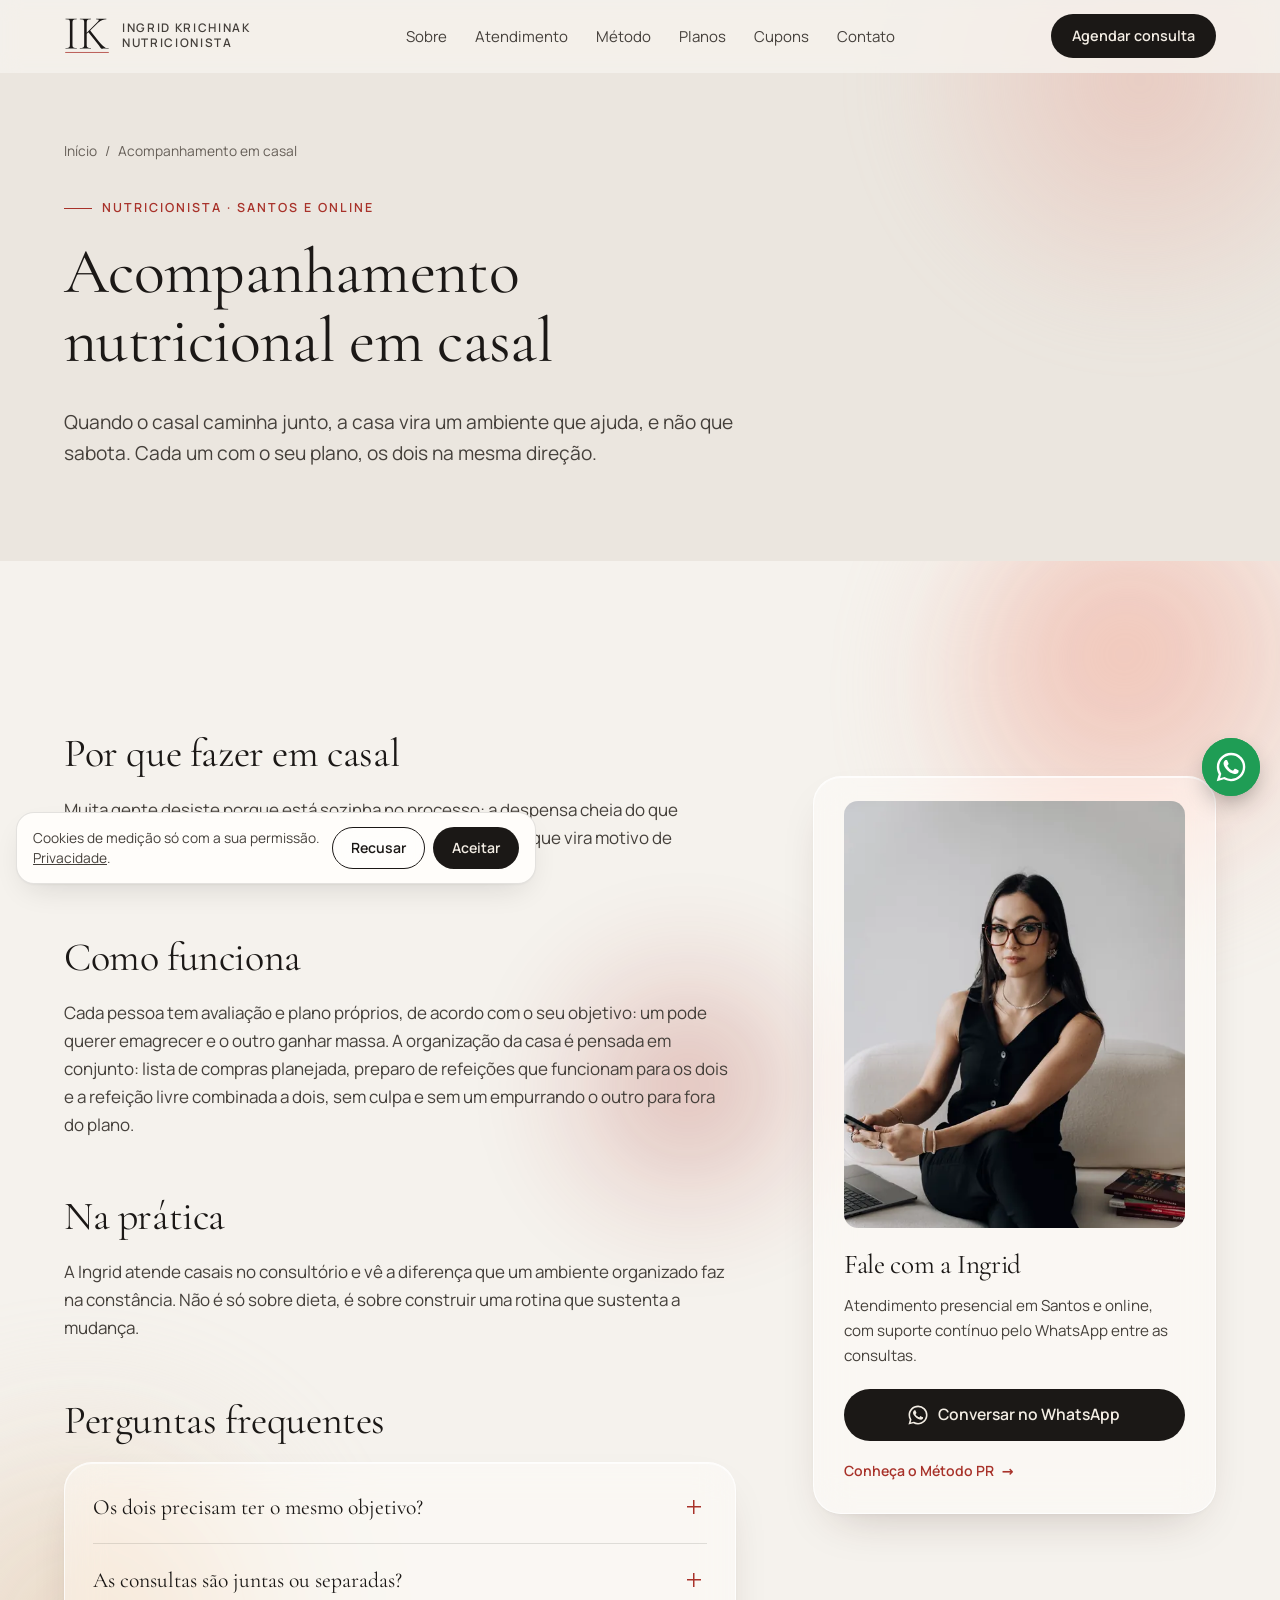
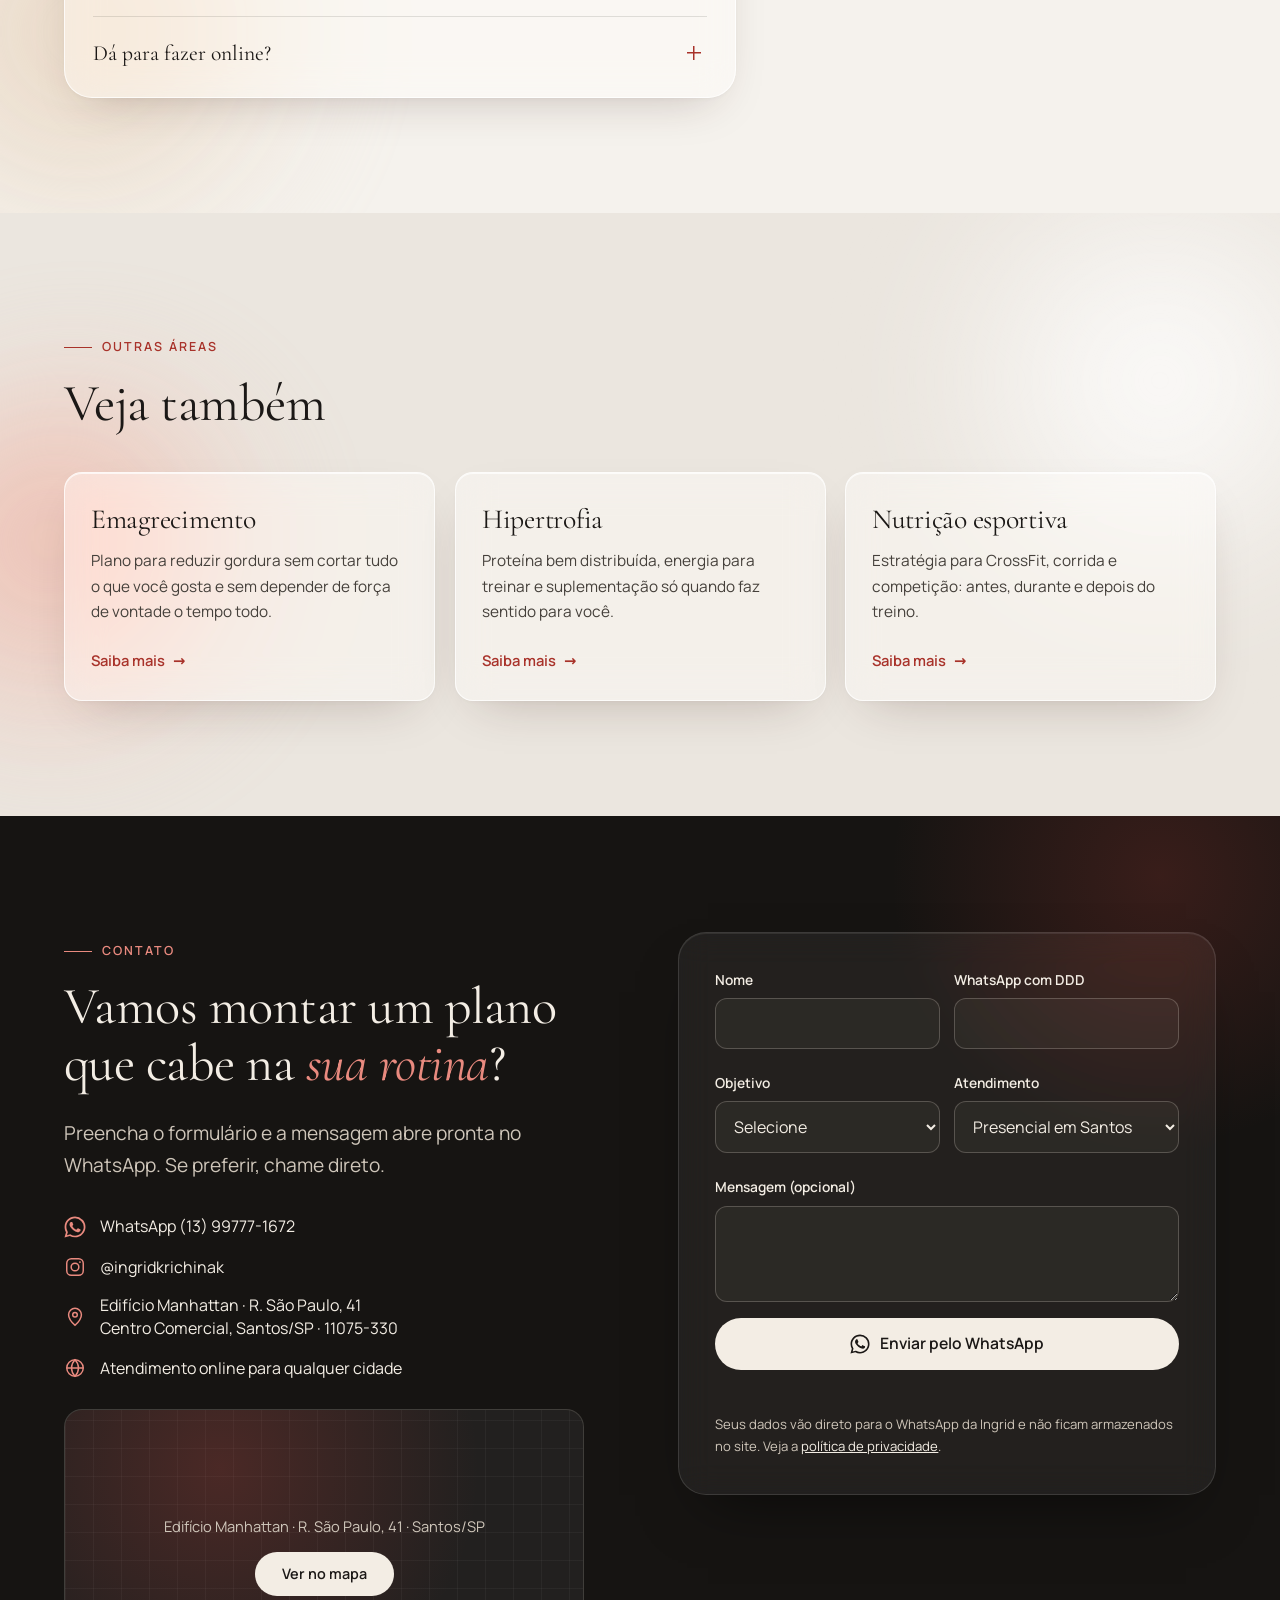
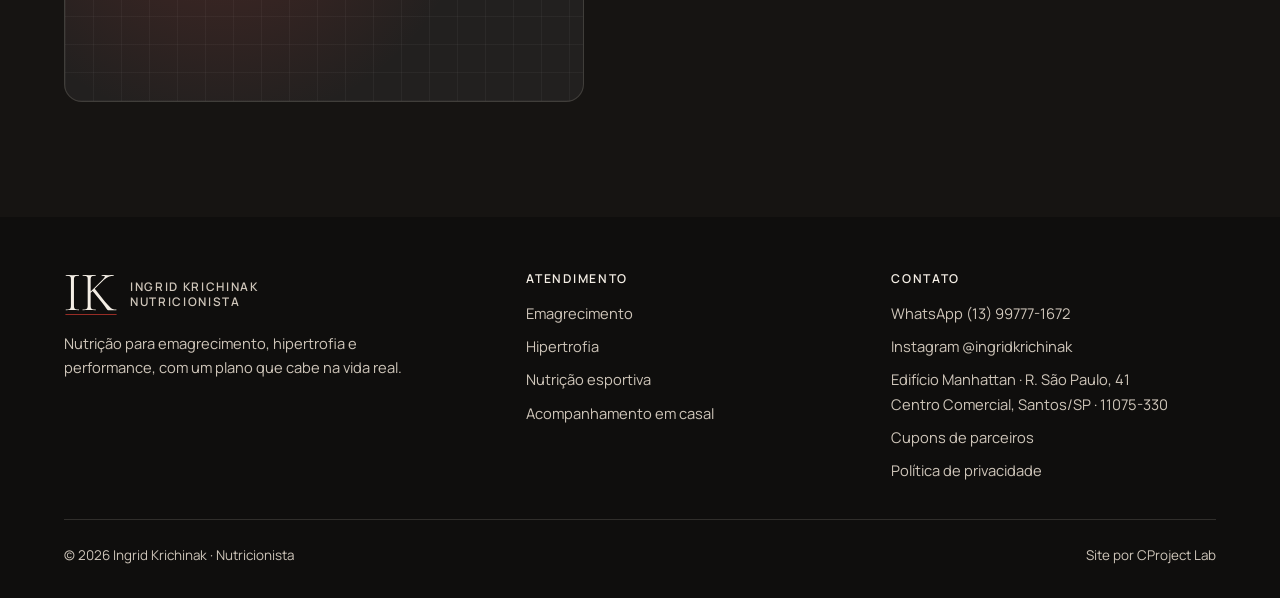
<file: acompanhamento-em-casal/index.html>
<!doctype html>
<html lang="pt-BR">
<head>
<meta charset="utf-8">
<meta name="viewport" content="width=device-width, initial-scale=1, viewport-fit=cover">
<title>Acompanhamento nutricional em casal | Santos e online</title>
<meta name="description" content="Acompanhamento nutricional para casais: compras, refeições e refeição livre planejadas a dois para facilitar a adesão. Ingrid Krichinak, nutricionista.">
<meta name="robots" content="noindex, follow">
<link rel="canonical" href="https://ingrid-krichinak.vercel.app/acompanhamento-em-casal/">
<meta name="theme-color" content="#ebe6df">
<link rel="icon" href="/assets/favicon.svg" type="image/svg+xml">
<link rel="icon" href="/assets/favicon-32.png" sizes="32x32" type="image/png">
<link rel="apple-touch-icon" href="/assets/apple-touch-icon.png">
<meta property="og:type" content="website">
<meta property="og:locale" content="pt_BR">
<meta property="og:site_name" content="Ingrid Krichinak Nutricionista">
<meta property="og:title" content="Acompanhamento nutricional em casal | Santos e online">
<meta property="og:description" content="Acompanhamento nutricional para casais: compras, refeições e refeição livre planejadas a dois para facilitar a adesão. Ingrid Krichinak, nutricionista.">
<meta property="og:url" content="https://ingrid-krichinak.vercel.app/acompanhamento-em-casal/">
<meta property="og:image" content="https://ingrid-krichinak.vercel.app/assets/img/og.jpg">
<meta property="og:image:width" content="1200">
<meta property="og:image:height" content="630">
<meta property="og:image:alt" content="Ingrid Krichinak, nutricionista">
<meta name="twitter:card" content="summary_large_image">
<meta name="twitter:title" content="Acompanhamento nutricional em casal | Santos e online">
<meta name="twitter:description" content="Acompanhamento nutricional para casais: compras, refeições e refeição livre planejadas a dois para facilitar a adesão. Ingrid Krichinak, nutricionista.">
<meta name="twitter:image" content="https://ingrid-krichinak.vercel.app/assets/img/og.jpg">
<link rel="preload" href="/assets/fonts/cormorant-400.woff2" as="font" type="font/woff2" crossorigin>
<link rel="preload" href="/assets/fonts/manrope-400.woff2" as="font" type="font/woff2" crossorigin>

<link rel="stylesheet" href="/assets/site.css?v=202611181503">
<script src="/assets/vendor/lenis.min.js" defer></script>
<script src="/assets/site.js?v=202611181503" defer></script>
<script type="application/ld+json">{"@context": "https://schema.org", "@type": ["MedicalBusiness", "LocalBusiness"], "@id": "https://ingrid-krichinak.vercel.app/#negocio", "name": "Ingrid Krichinak Nutricionista", "description": "Nutricionista em Santos e online: emagrecimento, hipertrofia, nutrição esportiva e acompanhamento em casal.", "url": "https://ingrid-krichinak.vercel.app/", "image": "https://ingrid-krichinak.vercel.app/assets/img/og.jpg", "logo": "https://ingrid-krichinak.vercel.app/assets/apple-touch-icon.png", "telephone": "+55-13-99777-1672", "medicalSpecialty": "Nutrition", "areaServed": [{"@type": "City", "name": "Santos"}, {"@type": "Country", "name": "Brasil"}], "address": {"@type": "PostalAddress", "addressLocality": "Santos", "addressRegion": "SP", "addressCountry": "BR", "streetAddress": "R. São Paulo, 41 - Edifício Manhattan", "postalCode": "11075-330"}, "sameAs": ["https://www.instagram.com/ingridkrichinak/"], "founder": {"@type": "Person", "name": "Ingrid Krichinak", "jobTitle": "Nutricionista"}, "hasMap": "https://www.google.com/maps/search/?api=1&query=Edif%C3%ADcio%20Manhattan%2C%20R.%20S%C3%A3o%20Paulo%2C%2041%2C%20Santos%20-%20SP%2C%2011075-330"}</script>
<script type="application/ld+json">{"@context": "https://schema.org", "@type": "WebSite", "@id": "https://ingrid-krichinak.vercel.app/#site", "url": "https://ingrid-krichinak.vercel.app/", "name": "Ingrid Krichinak Nutricionista", "inLanguage": "pt-BR"}</script>
<script type="application/ld+json">{"@context": "https://schema.org", "@type": "Service", "name": "Acompanhamento nutricional em casal", "serviceType": "Acompanhamento em casal", "description": "Acompanhamento nutricional para casais: compras, refeições e refeição livre planejadas a dois para facilitar a adesão. Ingrid Krichinak, nutricionista.", "url": "https://ingrid-krichinak.vercel.app/acompanhamento-em-casal/", "provider": {"@id": "https://ingrid-krichinak.vercel.app/#negocio"}, "areaServed": [{"@type": "City", "name": "Santos"}, {"@type": "Country", "name": "Brasil"}]}</script>
<script type="application/ld+json">{"@context": "https://schema.org", "@type": "BreadcrumbList", "itemListElement": [{"@type": "ListItem", "position": 1, "name": "Início", "item": "https://ingrid-krichinak.vercel.app/"}, {"@type": "ListItem", "position": 2, "name": "Acompanhamento em casal", "item": "https://ingrid-krichinak.vercel.app/acompanhamento-em-casal/"}]}</script>
<script type="application/ld+json">{"@context": "https://schema.org", "@type": "FAQPage", "mainEntity": [{"@type": "Question", "name": "Os dois precisam ter o mesmo objetivo?", "acceptedAnswer": {"@type": "Answer", "text": "Não. Cada um tem o seu plano, com metas próprias. O que é compartilhado é a organização da rotina e da casa."}}, {"@type": "Question", "name": "As consultas são juntas ou separadas?", "acceptedAnswer": {"@type": "Answer", "text": "Esse formato é combinado no primeiro contato, de acordo com a preferência do casal. Fale com a Ingrid pelo WhatsApp para entender as opções."}}, {"@type": "Question", "name": "Dá para fazer online?", "acceptedAnswer": {"@type": "Answer", "text": "Sim. O acompanhamento em casal também pode ser feito online."}}]}</script>
</head>
<body>
<a class="skip" href="#conteudo">Pular para o conteúdo</a>
<header class="nav">
  <div class="container nav-in">
    <a class="brand" href="/" aria-label="Ingrid Krichinak, página inicial"><svg viewBox="15 -660 960 790" role="img" aria-label="IK"><path fill="currentColor" d="M192 -81Q192 -52 198.0 -37.0Q204 -22 223.5 -17.0Q243 -12 281 -12Q283 -12 283.0 -6.0Q283 0 281 0Q257 0 228.0 -1.0Q199 -2 164 -2Q131 -2 101.5 -1.0Q72 0 48 0Q45 0 45.0 -6.0Q45 -12 48 -12Q86 -12 105.5 -17.0Q125 -22 131.5 -37.0Q138 -52 138 -81V-544Q138 -573 131.5 -587.5Q125 -602 105.5 -607.5Q86 -613 48 -613Q45 -613 45.0 -619.0Q45 -625 48 -625Q72 -625 101.5 -623.5Q131 -622 164 -622Q199 -622 228.5 -623.5Q258 -625 281 -625Q283 -625 283.0 -619.0Q283 -613 281 -613Q243 -613 224.0 -607.0Q205 -601 198.5 -586.0Q192 -571 192 -542Z M436 -81V-544Q436 -573 429.5 -587.5Q423 -602 404.0 -607.5Q385 -613 347 -613Q345 -613 345.0 -619.0Q345 -625 347 -625Q371 -625 400.5 -623.5Q430 -622 462 -622Q497 -622 526.0 -623.5Q555 -625 578 -625Q580 -625 580.0 -619.0Q580 -613 578 -613Q540 -613 521.0 -607.0Q502 -601 495.5 -586.0Q489 -571 489 -542V-331L709 -550Q747 -588 742.5 -600.5Q738 -613 685 -613Q683 -613 683.0 -619.0Q683 -625 685 -625Q709 -625 733.5 -623.5Q758 -622 798 -622Q835 -622 856.5 -623.5Q878 -625 898 -625Q901 -625 901.0 -619.0Q901 -613 898 -613Q864 -613 819.0 -599.0Q774 -585 732 -544L562 -378L705 -198Q752 -139 784.5 -102.5Q817 -66 839.0 -47.0Q861 -28 878.0 -20.5Q895 -13 910.5 -12.5Q926 -12 945 -12Q948 -12 948.0 -6.0Q948 0 945 0H833Q826 0 821.5 0.5Q817 1 812 1Q798 1 790.0 -4.0Q782 -9 771.5 -24.0Q761 -39 741.0 -68.0Q721 -97 683 -145L524 -342L489 -308V-81Q489 -52 495.0 -37.0Q501 -22 520.5 -17.0Q540 -12 578 -12Q580 -12 580.0 -6.0Q580 0 578 0Q554 0 525.5 -1.0Q497 -2 462 -2Q430 -2 400.0 -1.0Q370 0 346 0Q344 0 344.0 -6.0Q344 -12 346 -12Q384 -12 403.5 -17.0Q423 -22 429.5 -37.0Q436 -52 436 -81Z"/><rect x="40" y="70" width="910" height="16" fill="#a8322a"/></svg><span>Ingrid Krichinak<br>Nutricionista</span></a>
    <nav class="nav-panel" id="menu" aria-label="Principal">
      <ul class="nav-links"><li><a href="/#sobre">Sobre</a></li><li><a href="/#atendimento">Atendimento</a></li><li><a href="/#metodo">Método</a></li><li><a href="/#formatos">Planos</a></li><li><a href="/cupons/">Cupons</a></li><li><a href="/#contato">Contato</a></li></ul>
      <a class="btn btn-primary nav-cta" href="https://wa.me/5513997771672?text=Ol%C3%A1%2C%20Ingrid%21%20Vim%20pelo%20site%20e%20quero%20agendar%20uma%20consulta." target="_blank" rel="noopener" data-cta="nav">Agendar consulta</a>
    </nav>
    <button class="menu-btn" type="button" aria-label="Abrir menu" aria-controls="menu" aria-expanded="false"><span></span><span></span><span></span></button>
  </div>
</header>

<main id="conteudo">
<section class="page-hero">
  <div class="container">
    <nav class="crumbs" aria-label="Você está em"><a href="/">Início</a><span>/</span>Acompanhamento em casal</nav>
    <span class="eyebrow">Nutricionista · Santos e online</span>
    <h1>Acompanhamento nutricional em casal</h1>
    <p class="lead">Quando o casal caminha junto, a casa vira um ambiente que ajuda, e não que sabota. Cada um com o seu plano, os dois na mesma direção.</p>
  </div>
</section>
<section class="section has-orbs">
  <div class="orbs" aria-hidden="true"><span class="orb rose float" data-depth="0.5" style="width:460px;height:460px;right:-120px;top:-60px"></span><span class="orb sand float slow" data-depth="-0.4" style="width:520px;height:520px;left:-180px;bottom:-140px"></span><span class="orb wine float" data-depth="0.8" style="width:300px;height:300px;left:42%;top:40%"></span></div>
  <div class="container split">
    <article class="prose"><h2>Por que fazer em casal</h2><p>Muita gente desiste porque está sozinha no processo: a despensa cheia do que atrapalha, refeições diferentes para cada um, a refeição livre que vira motivo de discussão. O acompanhamento em casal resolve isso na raiz.</p><h2>Como funciona</h2><p>Cada pessoa tem avaliação e plano próprios, de acordo com o seu objetivo: um pode querer emagrecer e o outro ganhar massa. A organização da casa é pensada em conjunto: lista de compras planejada, preparo de refeições que funcionam para os dois e a refeição livre combinada a dois, sem culpa e sem um empurrando o outro para fora do plano.</p><h2>Na prática</h2><p>A Ingrid atende casais no consultório e vê a diferença que um ambiente organizado faz na constância. Não é só sobre dieta, é sobre construir uma rotina que sustenta a mudança.</p>
      <h2>Perguntas frequentes</h2>
      <div class="faq" style="background:none"><div class="faq-panel"><details><summary>Os dois precisam ter o mesmo objetivo?</summary><p>Não. Cada um tem o seu plano, com metas próprias. O que é compartilhado é a organização da rotina e da casa.</p></details><details><summary>As consultas são juntas ou separadas?</summary><p>Esse formato é combinado no primeiro contato, de acordo com a preferência do casal. Fale com a Ingrid pelo WhatsApp para entender as opções.</p></details><details><summary>Dá para fazer online?</summary><p>Sim. O acompanhamento em casal também pode ser feito online.</p></details></div></div>
    </article>
    <aside class="aside">
      <img src="/assets/img/ingrid-oculos-520.webp" width="520" height="650" alt="Ingrid Krichinak de óculos, sentada em um sofá claro com livros de nutrição ao lado" loading="lazy" decoding="async">
      <h2>Fale com a Ingrid</h2>
      <p>Atendimento presencial em Santos e online, com suporte contínuo pelo WhatsApp entre as consultas.</p>
      <a class="btn btn-primary" href="https://wa.me/5513997771672?text=Ol%C3%A1%2C%20Ingrid%21%20Vim%20pelo%20site%20e%20quero%20saber%20sobre%20o%20acompanhamento%20em%20casal." target="_blank" rel="noopener" data-cta="servico"><svg viewBox="0 0 24 24" fill="currentColor" aria-hidden="true"><path d="M17.47 14.38c-.3-.15-1.75-.86-2.02-.96-.27-.1-.47-.15-.67.15-.2.3-.77.96-.94 1.16-.17.2-.35.22-.64.07-.3-.15-1.25-.46-2.38-1.47-.88-.78-1.47-1.75-1.64-2.05-.17-.3-.02-.46.13-.6.13-.14.3-.35.45-.52.15-.17.2-.3.3-.5.1-.2.05-.37-.03-.52-.07-.15-.67-1.6-.92-2.2-.24-.58-.49-.5-.67-.5h-.57c-.2 0-.52.07-.79.37-.27.3-1.04 1.02-1.04 2.48s1.07 2.88 1.21 3.08c.15.2 2.1 3.2 5.08 4.48.71.31 1.26.49 1.7.63.71.23 1.36.2 1.87.12.57-.08 1.75-.72 2-1.41.25-.7.25-1.29.17-1.41-.07-.13-.27-.2-.57-.35zM12.04 21.5h-.01a9.45 9.45 0 0 1-4.82-1.32l-.35-.2-3.58.94.96-3.49-.23-.36a9.43 9.43 0 0 1-1.45-5.03c0-5.22 4.25-9.46 9.48-9.46a9.4 9.4 0 0 1 6.7 2.78 9.4 9.4 0 0 1 2.77 6.69c0 5.22-4.25 9.46-9.47 9.46zm8.06-17.52A11.33 11.33 0 0 0 12.04.65C5.76.65.65 5.75.65 12.03c0 2 .52 3.96 1.52 5.69L.55 23.35l5.77-1.51a11.37 11.37 0 0 0 5.71 1.46h.01c6.28 0 11.39-5.1 11.39-11.38 0-3.04-1.18-5.9-3.33-8.04z"/></svg>Conversar no WhatsApp</a>
      <p style="margin:18px 0 0;font-size:.88rem"><a class="link-arrow" href="/#metodo">Conheça o Método PR</a></p>
    </aside>
  </div>
</section>
<section class="section has-orbs" style="background:var(--stone)">
  <div class="orbs" aria-hidden="true"><span class="orb milk float" data-depth="0.4" style="width:520px;height:520px;right:-140px;top:-120px"></span><span class="orb rose float slow" data-depth="-0.6" style="width:420px;height:420px;left:-120px;bottom:-100px"></span></div>
  <div class="container">
    <span class="eyebrow">Outras áreas</span>
    <h2>Veja também</h2>
    <div class="related"><a class="card reveal" href="/emagrecimento/"><h3>Emagrecimento</h3><p>Plano para reduzir gordura sem cortar tudo o que você gosta e sem depender de força de vontade o tempo todo.</p><span class="link-arrow">Saiba mais</span></a><a class="card reveal" href="/hipertrofia/"><h3>Hipertrofia</h3><p>Proteína bem distribuída, energia para treinar e suplementação só quando faz sentido para você.</p><span class="link-arrow">Saiba mais</span></a><a class="card reveal" href="/nutricao-esportiva/"><h3>Nutrição esportiva</h3><p>Estratégia para CrossFit, corrida e competição: antes, durante e depois do treino.</p><span class="link-arrow">Saiba mais</span></a></div>
  </div>
</section>
<section class="section contact" id="contato" aria-labelledby="contato-t">
  <div class="container contact-grid">
    <div>
      <span class="eyebrow">Contato</span>
      <h2 id="contato-t">Vamos montar um plano que cabe na <em>sua rotina</em>?</h2>
      <p class="lead">Preencha o formulário e a mensagem abre pronta no WhatsApp. Se preferir, chame direto.</p>
      <ul class="contact-list">
        <li><a href="https://wa.me/5513997771672?text=Ol%C3%A1%2C%20Ingrid%21%20Vim%20pelo%20site%20e%20quero%20agendar%20uma%20consulta." target="_blank" rel="noopener" data-cta="contato"><svg viewBox="0 0 24 24" fill="currentColor" aria-hidden="true"><path d="M17.47 14.38c-.3-.15-1.75-.86-2.02-.96-.27-.1-.47-.15-.67.15-.2.3-.77.96-.94 1.16-.17.2-.35.22-.64.07-.3-.15-1.25-.46-2.38-1.47-.88-.78-1.47-1.75-1.64-2.05-.17-.3-.02-.46.13-.6.13-.14.3-.35.45-.52.15-.17.2-.3.3-.5.1-.2.05-.37-.03-.52-.07-.15-.67-1.6-.92-2.2-.24-.58-.49-.5-.67-.5h-.57c-.2 0-.52.07-.79.37-.27.3-1.04 1.02-1.04 2.48s1.07 2.88 1.21 3.08c.15.2 2.1 3.2 5.08 4.48.71.31 1.26.49 1.7.63.71.23 1.36.2 1.87.12.57-.08 1.75-.72 2-1.41.25-.7.25-1.29.17-1.41-.07-.13-.27-.2-.57-.35zM12.04 21.5h-.01a9.45 9.45 0 0 1-4.82-1.32l-.35-.2-3.58.94.96-3.49-.23-.36a9.43 9.43 0 0 1-1.45-5.03c0-5.22 4.25-9.46 9.48-9.46a9.4 9.4 0 0 1 6.7 2.78 9.4 9.4 0 0 1 2.77 6.69c0 5.22-4.25 9.46-9.47 9.46zm8.06-17.52A11.33 11.33 0 0 0 12.04.65C5.76.65.65 5.75.65 12.03c0 2 .52 3.96 1.52 5.69L.55 23.35l5.77-1.51a11.37 11.37 0 0 0 5.71 1.46h.01c6.28 0 11.39-5.1 11.39-11.38 0-3.04-1.18-5.9-3.33-8.04z"/></svg>WhatsApp (13) 99777-1672</a></li>
        <li><a href="https://www.instagram.com/ingridkrichinak/" target="_blank" rel="noopener"><svg viewBox="0 0 24 24" fill="none" stroke="currentColor" stroke-width="1.6" aria-hidden="true"><rect x="3" y="3" width="18" height="18" rx="5"/><circle cx="12" cy="12" r="4.2"/><circle cx="17.4" cy="6.6" r="1" fill="currentColor" stroke="none"/></svg>@ingridkrichinak</a></li>
        <li><a href="https://www.google.com/maps/search/?api=1&query=Edif%C3%ADcio%20Manhattan%2C%20R.%20S%C3%A3o%20Paulo%2C%2041%2C%20Santos%20-%20SP%2C%2011075-330" target="_blank" rel="noopener"><svg viewBox="0 0 24 24" fill="none" stroke="currentColor" stroke-width="1.6" aria-hidden="true"><path d="M12 21s-7-6.2-7-11.5A7 7 0 0 1 19 9.5C19 14.8 12 21 12 21z"/><circle cx="12" cy="9.5" r="2.5"/></svg><span class="addr">Edifício Manhattan · R. São Paulo, 41<br>Centro Comercial, Santos/SP · 11075-330</span></a></li>
        <li><div><svg viewBox="0 0 24 24" fill="none" stroke="currentColor" stroke-width="1.6" aria-hidden="true"><circle cx="12" cy="12" r="9"/><path d="M3 12h18M12 3c2.5 2.6 3.8 5.6 3.8 9s-1.3 6.4-3.8 9c-2.5-2.6-3.8-5.6-3.8-9S9.5 5.6 12 3z"/></svg>Atendimento online para qualquer cidade</div></li>
      </ul>
      <div class="map">
        <div class="map-facade"><div><p>Edifício Manhattan · R. São Paulo, 41 · Santos/SP</p><button class="btn btn-light" type="button" data-map="https://www.google.com/maps?q=Edif%C3%ADcio%20Manhattan%2C%20R.%20S%C3%A3o%20Paulo%2C%2041%2C%20Santos%20-%20SP%2C%2011075-330&output=embed">Ver no mapa</button></div></div>
      </div>
    </div>
    <form class="form" id="form-contato" novalidate>
      <div class="row">
        <div class="field"><label for="f-nome">Nome</label><input id="f-nome" name="nome" type="text" autocomplete="name" required><span class="err" aria-live="polite"></span></div>
        <div class="field"><label for="f-tel">WhatsApp com DDD</label><input id="f-tel" name="telefone" type="tel" inputmode="tel" autocomplete="tel" required><span class="err" aria-live="polite"></span></div>
      </div>
      <div class="row">
        <div class="field"><label for="f-obj">Objetivo</label><select id="f-obj" name="objetivo" required><option value="">Selecione</option><option>Emagrecimento</option><option>Hipertrofia</option><option>Nutrição esportiva</option><option>Acompanhamento em casal</option><option>Manutenção</option><option>Outro</option></select><span class="err" aria-live="polite"></span></div>
        <div class="field"><label for="f-mod">Atendimento</label><select id="f-mod" name="modalidade"><option>Presencial em Santos</option><option>Online</option><option>Ainda não sei</option></select></div>
      </div>
      <div class="field"><label for="f-msg">Mensagem (opcional)</label><textarea id="f-msg" name="mensagem" rows="3"></textarea></div>
      <div class="hp" aria-hidden="true"><label for="f-emp">Empresa</label><input id="f-emp" name="empresa" type="text" tabindex="-1" autocomplete="off"></div>
      <button class="btn btn-light" type="submit"><svg viewBox="0 0 24 24" fill="currentColor" aria-hidden="true"><path d="M17.47 14.38c-.3-.15-1.75-.86-2.02-.96-.27-.1-.47-.15-.67.15-.2.3-.77.96-.94 1.16-.17.2-.35.22-.64.07-.3-.15-1.25-.46-2.38-1.47-.88-.78-1.47-1.75-1.64-2.05-.17-.3-.02-.46.13-.6.13-.14.3-.35.45-.52.15-.17.2-.3.3-.5.1-.2.05-.37-.03-.52-.07-.15-.67-1.6-.92-2.2-.24-.58-.49-.5-.67-.5h-.57c-.2 0-.52.07-.79.37-.27.3-1.04 1.02-1.04 2.48s1.07 2.88 1.21 3.08c.15.2 2.1 3.2 5.08 4.48.71.31 1.26.49 1.7.63.71.23 1.36.2 1.87.12.57-.08 1.75-.72 2-1.41.25-.7.25-1.29.17-1.41-.07-.13-.27-.2-.57-.35zM12.04 21.5h-.01a9.45 9.45 0 0 1-4.82-1.32l-.35-.2-3.58.94.96-3.49-.23-.36a9.43 9.43 0 0 1-1.45-5.03c0-5.22 4.25-9.46 9.48-9.46a9.4 9.4 0 0 1 6.7 2.78 9.4 9.4 0 0 1 2.77 6.69c0 5.22-4.25 9.46-9.47 9.46zm8.06-17.52A11.33 11.33 0 0 0 12.04.65C5.76.65.65 5.75.65 12.03c0 2 .52 3.96 1.52 5.69L.55 23.35l5.77-1.51a11.37 11.37 0 0 0 5.71 1.46h.01c6.28 0 11.39-5.1 11.39-11.38 0-3.04-1.18-5.9-3.33-8.04z"/></svg>Enviar pelo WhatsApp</button>
      <p class="form-status" role="status"></p>
      <p class="form-note">Seus dados vão direto para o WhatsApp da Ingrid e não ficam armazenados no site. Veja a <a href="/politica-de-privacidade/">política de privacidade</a>.</p>
    </form>
  </div>
</section>
</main>
<footer class="footer">
  <div class="container">
    <div class="footer-grid">
      <div>
        <a class="brand" href="/" aria-label="Ingrid Krichinak, página inicial"><svg viewBox="15 -660 960 790" role="img" aria-label="IK"><path fill="currentColor" d="M192 -81Q192 -52 198.0 -37.0Q204 -22 223.5 -17.0Q243 -12 281 -12Q283 -12 283.0 -6.0Q283 0 281 0Q257 0 228.0 -1.0Q199 -2 164 -2Q131 -2 101.5 -1.0Q72 0 48 0Q45 0 45.0 -6.0Q45 -12 48 -12Q86 -12 105.5 -17.0Q125 -22 131.5 -37.0Q138 -52 138 -81V-544Q138 -573 131.5 -587.5Q125 -602 105.5 -607.5Q86 -613 48 -613Q45 -613 45.0 -619.0Q45 -625 48 -625Q72 -625 101.5 -623.5Q131 -622 164 -622Q199 -622 228.5 -623.5Q258 -625 281 -625Q283 -625 283.0 -619.0Q283 -613 281 -613Q243 -613 224.0 -607.0Q205 -601 198.5 -586.0Q192 -571 192 -542Z M436 -81V-544Q436 -573 429.5 -587.5Q423 -602 404.0 -607.5Q385 -613 347 -613Q345 -613 345.0 -619.0Q345 -625 347 -625Q371 -625 400.5 -623.5Q430 -622 462 -622Q497 -622 526.0 -623.5Q555 -625 578 -625Q580 -625 580.0 -619.0Q580 -613 578 -613Q540 -613 521.0 -607.0Q502 -601 495.5 -586.0Q489 -571 489 -542V-331L709 -550Q747 -588 742.5 -600.5Q738 -613 685 -613Q683 -613 683.0 -619.0Q683 -625 685 -625Q709 -625 733.5 -623.5Q758 -622 798 -622Q835 -622 856.5 -623.5Q878 -625 898 -625Q901 -625 901.0 -619.0Q901 -613 898 -613Q864 -613 819.0 -599.0Q774 -585 732 -544L562 -378L705 -198Q752 -139 784.5 -102.5Q817 -66 839.0 -47.0Q861 -28 878.0 -20.5Q895 -13 910.5 -12.5Q926 -12 945 -12Q948 -12 948.0 -6.0Q948 0 945 0H833Q826 0 821.5 0.5Q817 1 812 1Q798 1 790.0 -4.0Q782 -9 771.5 -24.0Q761 -39 741.0 -68.0Q721 -97 683 -145L524 -342L489 -308V-81Q489 -52 495.0 -37.0Q501 -22 520.5 -17.0Q540 -12 578 -12Q580 -12 580.0 -6.0Q580 0 578 0Q554 0 525.5 -1.0Q497 -2 462 -2Q430 -2 400.0 -1.0Q370 0 346 0Q344 0 344.0 -6.0Q344 -12 346 -12Q384 -12 403.5 -17.0Q423 -22 429.5 -37.0Q436 -52 436 -81Z"/><rect x="40" y="70" width="910" height="16" fill="#a8322a"/></svg><span>Ingrid Krichinak<br>Nutricionista</span></a>
        <p>Nutrição para emagrecimento, hipertrofia e performance, com um plano que cabe na vida real.</p>
      </div>
      <div>
        <h3>Atendimento</h3>
        <ul><li><a href="/emagrecimento/">Emagrecimento</a></li><li><a href="/hipertrofia/">Hipertrofia</a></li><li><a href="/nutricao-esportiva/">Nutrição esportiva</a></li><li><a href="/acompanhamento-em-casal/">Acompanhamento em casal</a></li></ul>
      </div>
      <div>
        <h3>Contato</h3>
        <ul>
          <li><a href="https://wa.me/5513997771672?text=Ol%C3%A1%2C%20Ingrid%21%20Vim%20pelo%20site%20e%20quero%20saber%20sobre%20o%20acompanhamento%20em%20casal." target="_blank" rel="noopener" data-cta="footer">WhatsApp (13) 99777-1672</a></li>
          <li><a href="https://www.instagram.com/ingridkrichinak/" target="_blank" rel="noopener">Instagram @ingridkrichinak</a></li>
          <li>Edifício Manhattan · R. São Paulo, 41<br>Centro Comercial, Santos/SP · 11075-330</li>
          <li><a href="/cupons/">Cupons de parceiros</a></li>
          <li><a href="/politica-de-privacidade/">Política de privacidade</a></li>
        </ul>
      </div>
    </div>
    <div class="footer-bottom">
      <span>© 2026 Ingrid Krichinak · Nutricionista</span>
      <span>Site por <a href="https://www.instagram.com/cproject.dev/" target="_blank" rel="noopener">CProject Lab</a></span>
    </div>
  </div>
</footer>
<a class="wa-float" href="https://wa.me/5513997771672?text=Ol%C3%A1%2C%20Ingrid%21%20Vim%20pelo%20site%20e%20quero%20saber%20sobre%20o%20acompanhamento%20em%20casal." target="_blank" rel="noopener" aria-label="Conversar com a Ingrid no WhatsApp" data-cta="float"><svg viewBox="0 0 24 24" fill="currentColor" aria-hidden="true"><path d="M17.47 14.38c-.3-.15-1.75-.86-2.02-.96-.27-.1-.47-.15-.67.15-.2.3-.77.96-.94 1.16-.17.2-.35.22-.64.07-.3-.15-1.25-.46-2.38-1.47-.88-.78-1.47-1.75-1.64-2.05-.17-.3-.02-.46.13-.6.13-.14.3-.35.45-.52.15-.17.2-.3.3-.5.1-.2.05-.37-.03-.52-.07-.15-.67-1.6-.92-2.2-.24-.58-.49-.5-.67-.5h-.57c-.2 0-.52.07-.79.37-.27.3-1.04 1.02-1.04 2.48s1.07 2.88 1.21 3.08c.15.2 2.1 3.2 5.08 4.48.71.31 1.26.49 1.7.63.71.23 1.36.2 1.87.12.57-.08 1.75-.72 2-1.41.25-.7.25-1.29.17-1.41-.07-.13-.27-.2-.57-.35zM12.04 21.5h-.01a9.45 9.45 0 0 1-4.82-1.32l-.35-.2-3.58.94.96-3.49-.23-.36a9.43 9.43 0 0 1-1.45-5.03c0-5.22 4.25-9.46 9.48-9.46a9.4 9.4 0 0 1 6.7 2.78 9.4 9.4 0 0 1 2.77 6.69c0 5.22-4.25 9.46-9.47 9.46zm8.06-17.52A11.33 11.33 0 0 0 12.04.65C5.76.65.65 5.75.65 12.03c0 2 .52 3.96 1.52 5.69L.55 23.35l5.77-1.51a11.37 11.37 0 0 0 5.71 1.46h.01c6.28 0 11.39-5.1 11.39-11.38 0-3.04-1.18-5.9-3.33-8.04z"/></svg></a>
<div class="cookie" role="dialog" aria-live="polite" aria-label="Aviso de cookies">
  <p>Cookies de medição só com a sua permissão. <a href="/politica-de-privacidade/">Privacidade</a>.</p>
  <div class="btns"><button class="btn btn-ghost" type="button" data-consent="no">Recusar</button><button class="btn btn-primary" type="button" data-consent="yes">Aceitar</button></div>
</div>
</body>
</html>
</file>
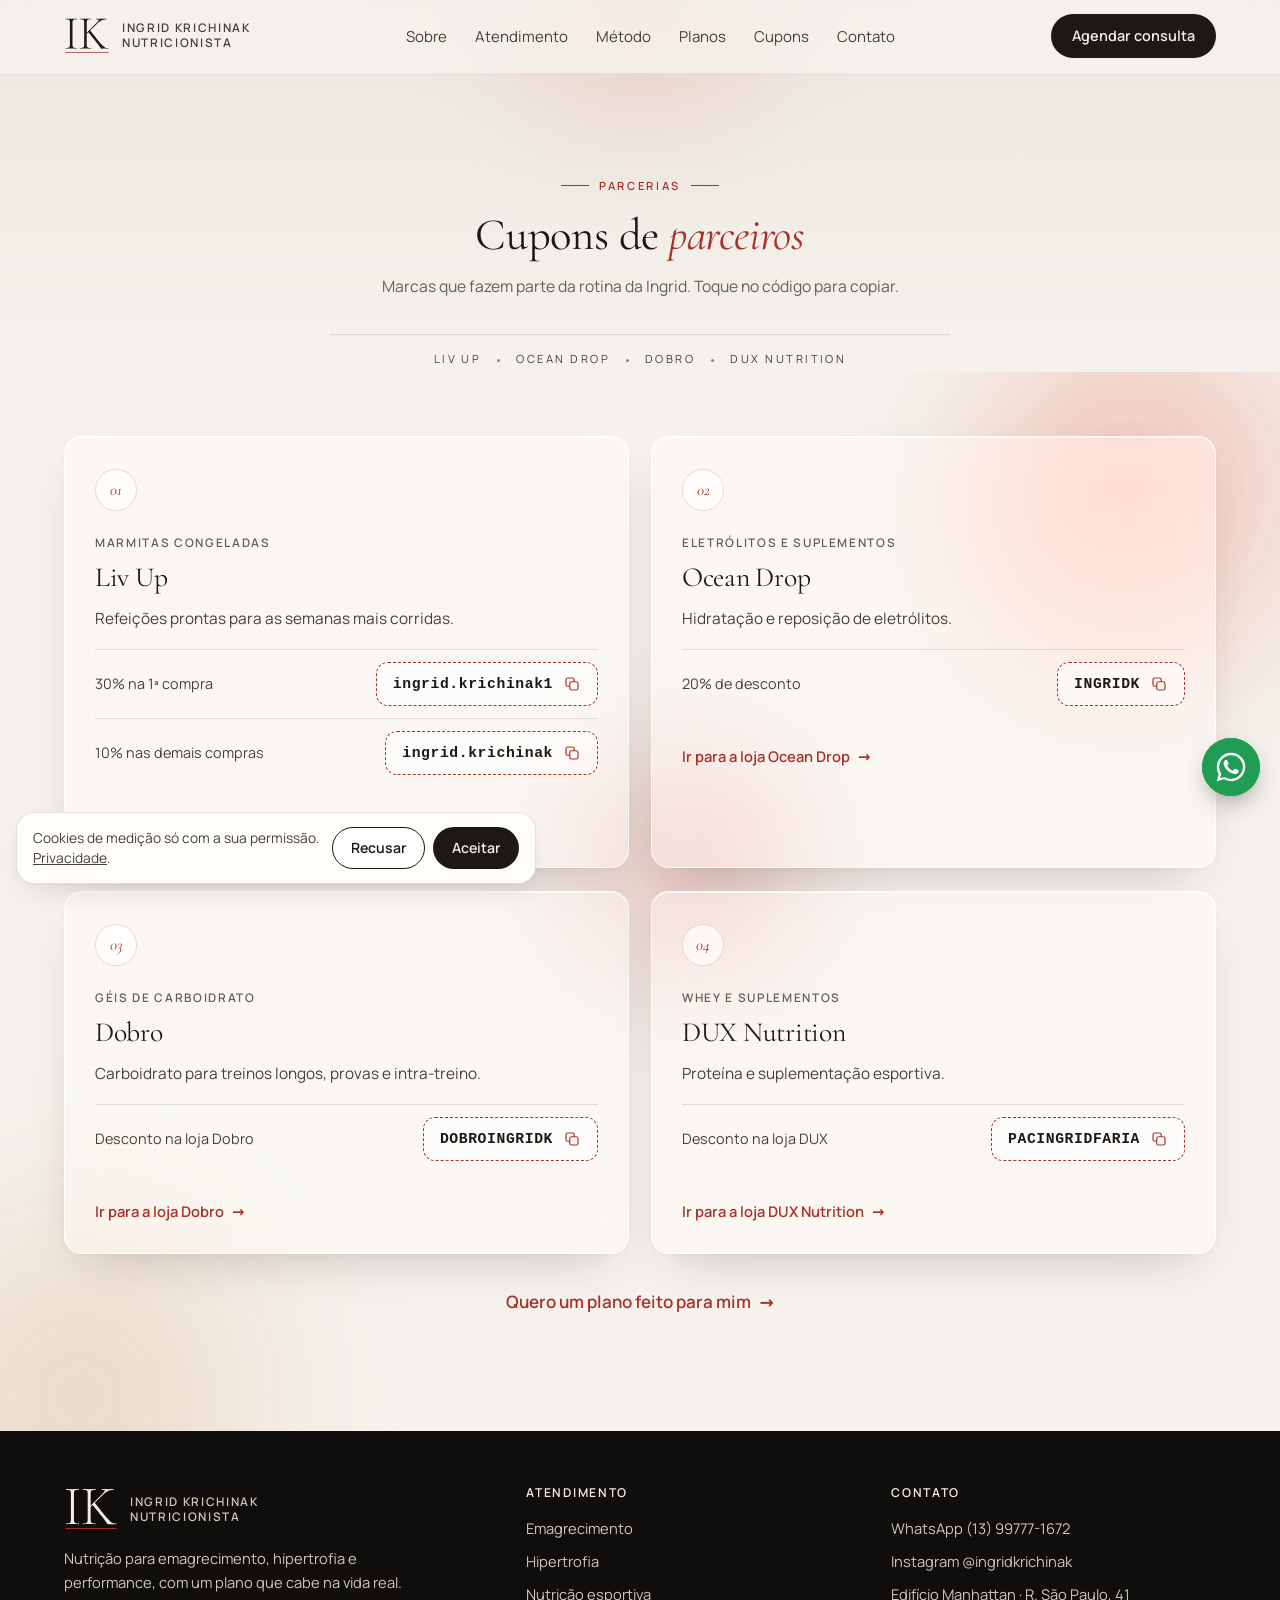
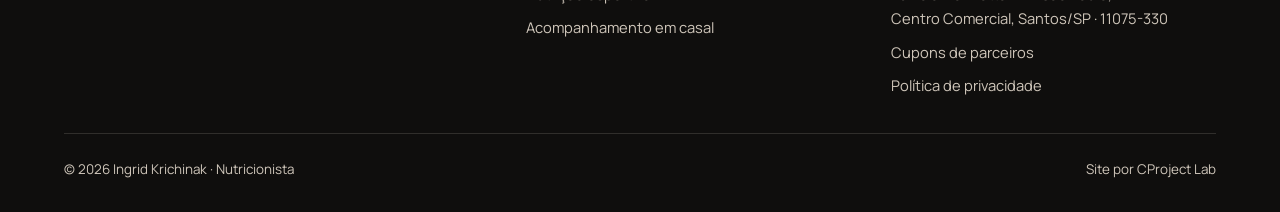
<file: cupons/index.html>
<!doctype html>
<html lang="pt-BR">
<head>
<meta charset="utf-8">
<meta name="viewport" content="width=device-width, initial-scale=1, viewport-fit=cover">
<title>Cupons de parceiros | Ingrid Krichinak Nutricionista</title>
<meta name="description" content="Cupons de desconto de marcas parceiras da nutricionista Ingrid Krichinak: marmitas, eletrólitos, géis de carboidrato e suplementos.">
<meta name="robots" content="noindex, follow">
<link rel="canonical" href="https://ingrid-krichinak.vercel.app/cupons/">
<meta name="theme-color" content="#ebe6df">
<link rel="icon" href="/assets/favicon.svg" type="image/svg+xml">
<link rel="icon" href="/assets/favicon-32.png" sizes="32x32" type="image/png">
<link rel="apple-touch-icon" href="/assets/apple-touch-icon.png">
<meta property="og:type" content="website">
<meta property="og:locale" content="pt_BR">
<meta property="og:site_name" content="Ingrid Krichinak Nutricionista">
<meta property="og:title" content="Cupons de parceiros | Ingrid Krichinak Nutricionista">
<meta property="og:description" content="Cupons de desconto de marcas parceiras da nutricionista Ingrid Krichinak: marmitas, eletrólitos, géis de carboidrato e suplementos.">
<meta property="og:url" content="https://ingrid-krichinak.vercel.app/cupons/">
<meta property="og:image" content="https://ingrid-krichinak.vercel.app/assets/img/og.jpg">
<meta property="og:image:width" content="1200">
<meta property="og:image:height" content="630">
<meta property="og:image:alt" content="Ingrid Krichinak, nutricionista">
<meta name="twitter:card" content="summary_large_image">
<meta name="twitter:title" content="Cupons de parceiros | Ingrid Krichinak Nutricionista">
<meta name="twitter:description" content="Cupons de desconto de marcas parceiras da nutricionista Ingrid Krichinak: marmitas, eletrólitos, géis de carboidrato e suplementos.">
<meta name="twitter:image" content="https://ingrid-krichinak.vercel.app/assets/img/og.jpg">
<link rel="preload" href="/assets/fonts/cormorant-400.woff2" as="font" type="font/woff2" crossorigin>
<link rel="preload" href="/assets/fonts/manrope-400.woff2" as="font" type="font/woff2" crossorigin>

<link rel="stylesheet" href="/assets/site.css?v=202611181503">
<script src="/assets/vendor/lenis.min.js" defer></script>
<script src="/assets/site.js?v=202611181503" defer></script>
<script type="application/ld+json">{"@context": "https://schema.org", "@type": ["MedicalBusiness", "LocalBusiness"], "@id": "https://ingrid-krichinak.vercel.app/#negocio", "name": "Ingrid Krichinak Nutricionista", "description": "Nutricionista em Santos e online: emagrecimento, hipertrofia, nutrição esportiva e acompanhamento em casal.", "url": "https://ingrid-krichinak.vercel.app/", "image": "https://ingrid-krichinak.vercel.app/assets/img/og.jpg", "logo": "https://ingrid-krichinak.vercel.app/assets/apple-touch-icon.png", "telephone": "+55-13-99777-1672", "medicalSpecialty": "Nutrition", "areaServed": [{"@type": "City", "name": "Santos"}, {"@type": "Country", "name": "Brasil"}], "address": {"@type": "PostalAddress", "addressLocality": "Santos", "addressRegion": "SP", "addressCountry": "BR", "streetAddress": "R. São Paulo, 41 - Edifício Manhattan", "postalCode": "11075-330"}, "sameAs": ["https://www.instagram.com/ingridkrichinak/"], "founder": {"@type": "Person", "name": "Ingrid Krichinak", "jobTitle": "Nutricionista"}, "hasMap": "https://www.google.com/maps/search/?api=1&query=Edif%C3%ADcio%20Manhattan%2C%20R.%20S%C3%A3o%20Paulo%2C%2041%2C%20Santos%20-%20SP%2C%2011075-330"}</script>
<script type="application/ld+json">{"@context": "https://schema.org", "@type": "WebSite", "@id": "https://ingrid-krichinak.vercel.app/#site", "url": "https://ingrid-krichinak.vercel.app/", "name": "Ingrid Krichinak Nutricionista", "inLanguage": "pt-BR"}</script>
<script type="application/ld+json">{"@context": "https://schema.org", "@type": "BreadcrumbList", "itemListElement": [{"@type": "ListItem", "position": 1, "name": "Início", "item": "https://ingrid-krichinak.vercel.app/"}, {"@type": "ListItem", "position": 2, "name": "Cupons", "item": "https://ingrid-krichinak.vercel.app/cupons/"}]}</script>
</head>
<body>
<a class="skip" href="#conteudo">Pular para o conteúdo</a>
<header class="nav">
  <div class="container nav-in">
    <a class="brand" href="/" aria-label="Ingrid Krichinak, página inicial"><svg viewBox="15 -660 960 790" role="img" aria-label="IK"><path fill="currentColor" d="M192 -81Q192 -52 198.0 -37.0Q204 -22 223.5 -17.0Q243 -12 281 -12Q283 -12 283.0 -6.0Q283 0 281 0Q257 0 228.0 -1.0Q199 -2 164 -2Q131 -2 101.5 -1.0Q72 0 48 0Q45 0 45.0 -6.0Q45 -12 48 -12Q86 -12 105.5 -17.0Q125 -22 131.5 -37.0Q138 -52 138 -81V-544Q138 -573 131.5 -587.5Q125 -602 105.5 -607.5Q86 -613 48 -613Q45 -613 45.0 -619.0Q45 -625 48 -625Q72 -625 101.5 -623.5Q131 -622 164 -622Q199 -622 228.5 -623.5Q258 -625 281 -625Q283 -625 283.0 -619.0Q283 -613 281 -613Q243 -613 224.0 -607.0Q205 -601 198.5 -586.0Q192 -571 192 -542Z M436 -81V-544Q436 -573 429.5 -587.5Q423 -602 404.0 -607.5Q385 -613 347 -613Q345 -613 345.0 -619.0Q345 -625 347 -625Q371 -625 400.5 -623.5Q430 -622 462 -622Q497 -622 526.0 -623.5Q555 -625 578 -625Q580 -625 580.0 -619.0Q580 -613 578 -613Q540 -613 521.0 -607.0Q502 -601 495.5 -586.0Q489 -571 489 -542V-331L709 -550Q747 -588 742.5 -600.5Q738 -613 685 -613Q683 -613 683.0 -619.0Q683 -625 685 -625Q709 -625 733.5 -623.5Q758 -622 798 -622Q835 -622 856.5 -623.5Q878 -625 898 -625Q901 -625 901.0 -619.0Q901 -613 898 -613Q864 -613 819.0 -599.0Q774 -585 732 -544L562 -378L705 -198Q752 -139 784.5 -102.5Q817 -66 839.0 -47.0Q861 -28 878.0 -20.5Q895 -13 910.5 -12.5Q926 -12 945 -12Q948 -12 948.0 -6.0Q948 0 945 0H833Q826 0 821.5 0.5Q817 1 812 1Q798 1 790.0 -4.0Q782 -9 771.5 -24.0Q761 -39 741.0 -68.0Q721 -97 683 -145L524 -342L489 -308V-81Q489 -52 495.0 -37.0Q501 -22 520.5 -17.0Q540 -12 578 -12Q580 -12 580.0 -6.0Q580 0 578 0Q554 0 525.5 -1.0Q497 -2 462 -2Q430 -2 400.0 -1.0Q370 0 346 0Q344 0 344.0 -6.0Q344 -12 346 -12Q384 -12 403.5 -17.0Q423 -22 429.5 -37.0Q436 -52 436 -81Z"/><rect x="40" y="70" width="910" height="16" fill="#a8322a"/></svg><span>Ingrid Krichinak<br>Nutricionista</span></a>
    <nav class="nav-panel" id="menu" aria-label="Principal">
      <ul class="nav-links"><li><a href="/#sobre">Sobre</a></li><li><a href="/#atendimento">Atendimento</a></li><li><a href="/#metodo">Método</a></li><li><a href="/#formatos">Planos</a></li><li><a href="/cupons/">Cupons</a></li><li><a href="/#contato">Contato</a></li></ul>
      <a class="btn btn-primary nav-cta" href="https://wa.me/5513997771672?text=Ol%C3%A1%2C%20Ingrid%21%20Vim%20pelo%20site%20e%20quero%20agendar%20uma%20consulta." target="_blank" rel="noopener" data-cta="nav">Agendar consulta</a>
    </nav>
    <button class="menu-btn" type="button" aria-label="Abrir menu" aria-controls="menu" aria-expanded="false"><span></span><span></span><span></span></button>
  </div>
</header>

<main id="conteudo">
<section class="page-hero coupons-hero">
  <div class="container">
    <span class="eyebrow">Parcerias</span>
    <h1>Cupons de <em>parceiros</em></h1>
    <p class="lead">Marcas que fazem parte da rotina da Ingrid. Toque no código para copiar.</p>
    <ul class="coupon-brands" aria-label="Marcas parceiras"><li>Liv Up</li><li>Ocean Drop</li><li>Dobro</li><li>DUX Nutrition</li></ul>
  </div>
</section>
<section class="section has-orbs coupons-section">
  <div class="orbs" aria-hidden="true"><span class="orb rose float" data-depth="0.5" style="width:460px;height:460px;right:-120px;top:-60px"></span><span class="orb sand float slow" data-depth="-0.4" style="width:520px;height:520px;left:-180px;bottom:-140px"></span><span class="orb wine float" data-depth="0.8" style="width:300px;height:300px;left:42%;top:40%"></span></div>
  <div class="container">
    <div class="coupons"><article class="card coupon reveal"><span class="num">01</span><span class="coupon-cat">Marmitas congeladas</span>
        <h3>Liv Up</h3><p>Refeições prontas para as semanas mais corridas.</p><div class="code-row"><span class="code-label">30% na 1ª compra</span>
          <button class="code" type="button" data-copy="ingrid.krichinak1" aria-label="Copiar cupom ingrid.krichinak1"><span>ingrid.krichinak1</span><svg viewBox="0 0 24 24" fill="none" stroke="currentColor" stroke-width="1.6" aria-hidden="true"><rect x="9" y="9" width="11" height="11" rx="2.5"/><path d="M15 9V6.5A2.5 2.5 0 0 0 12.5 4h-6A2.5 2.5 0 0 0 4 6.5v6A2.5 2.5 0 0 0 6.5 15H9"/></svg><em aria-hidden="true">Copiado</em></button></div><div class="code-row"><span class="code-label">10% nas demais compras</span>
          <button class="code" type="button" data-copy="ingrid.krichinak" aria-label="Copiar cupom ingrid.krichinak"><span>ingrid.krichinak</span><svg viewBox="0 0 24 24" fill="none" stroke="currentColor" stroke-width="1.6" aria-hidden="true"><rect x="9" y="9" width="11" height="11" rx="2.5"/><path d="M15 9V6.5A2.5 2.5 0 0 0 12.5 4h-6A2.5 2.5 0 0 0 4 6.5v6A2.5 2.5 0 0 0 6.5 15H9"/></svg><em aria-hidden="true">Copiado</em></button></div>
        <a class="link-arrow coupon-link" href="https://www.livup.com.br/" target="_blank" rel="noopener sponsored" data-cta="cupom-loja">Ir para a loja Liv Up</a></article><article class="card coupon reveal"><span class="num">02</span><span class="coupon-cat">Eletrólitos e suplementos</span>
        <h3>Ocean Drop</h3><p>Hidratação e reposição de eletrólitos.</p><div class="code-row"><span class="code-label">20% de desconto</span>
          <button class="code" type="button" data-copy="INGRIDK" aria-label="Copiar cupom INGRIDK"><span>INGRIDK</span><svg viewBox="0 0 24 24" fill="none" stroke="currentColor" stroke-width="1.6" aria-hidden="true"><rect x="9" y="9" width="11" height="11" rx="2.5"/><path d="M15 9V6.5A2.5 2.5 0 0 0 12.5 4h-6A2.5 2.5 0 0 0 4 6.5v6A2.5 2.5 0 0 0 6.5 15H9"/></svg><em aria-hidden="true">Copiado</em></button></div>
        <a class="link-arrow coupon-link" href="https://www.oceandrop.com.br/" target="_blank" rel="noopener sponsored" data-cta="cupom-loja">Ir para a loja Ocean Drop</a></article><article class="card coupon reveal"><span class="num">03</span><span class="coupon-cat">Géis de carboidrato</span>
        <h3>Dobro</h3><p>Carboidrato para treinos longos, provas e intra-treino.</p><div class="code-row"><span class="code-label">Desconto na loja Dobro</span>
          <button class="code" type="button" data-copy="DOBROINGRIDK" aria-label="Copiar cupom DOBROINGRIDK"><span>DOBROINGRIDK</span><svg viewBox="0 0 24 24" fill="none" stroke="currentColor" stroke-width="1.6" aria-hidden="true"><rect x="9" y="9" width="11" height="11" rx="2.5"/><path d="M15 9V6.5A2.5 2.5 0 0 0 12.5 4h-6A2.5 2.5 0 0 0 4 6.5v6A2.5 2.5 0 0 0 6.5 15H9"/></svg><em aria-hidden="true">Copiado</em></button></div>
        <a class="link-arrow coupon-link" href="https://www.soudobro.com.br/" target="_blank" rel="noopener sponsored" data-cta="cupom-loja">Ir para a loja Dobro</a></article><article class="card coupon reveal"><span class="num">04</span><span class="coupon-cat">Whey e suplementos</span>
        <h3>DUX Nutrition</h3><p>Proteína e suplementação esportiva.</p><div class="code-row"><span class="code-label">Desconto na loja DUX</span>
          <button class="code" type="button" data-copy="PACINGRIDFARIA" aria-label="Copiar cupom PACINGRIDFARIA"><span>PACINGRIDFARIA</span><svg viewBox="0 0 24 24" fill="none" stroke="currentColor" stroke-width="1.6" aria-hidden="true"><rect x="9" y="9" width="11" height="11" rx="2.5"/><path d="M15 9V6.5A2.5 2.5 0 0 0 12.5 4h-6A2.5 2.5 0 0 0 4 6.5v6A2.5 2.5 0 0 0 6.5 15H9"/></svg><em aria-hidden="true">Copiado</em></button></div>
        <a class="link-arrow coupon-link" href="https://www.duxnutrition.com/" target="_blank" rel="noopener sponsored" data-cta="cupom-loja">Ir para a loja DUX Nutrition</a></article></div>
    <p class="coupons-cta reveal"><a class="link-arrow" href="https://wa.me/5513997771672?text=Ol%C3%A1%2C%20Ingrid%21%20Vim%20pela%20p%C3%A1gina%20de%20cupons%20e%20quero%20saber%20mais%20sobre%20o%20acompanhamento." target="_blank" rel="noopener" data-cta="cupons">Quero um plano feito para mim</a></p>
  </div>
</section>
</main>
<footer class="footer">
  <div class="container">
    <div class="footer-grid">
      <div>
        <a class="brand" href="/" aria-label="Ingrid Krichinak, página inicial"><svg viewBox="15 -660 960 790" role="img" aria-label="IK"><path fill="currentColor" d="M192 -81Q192 -52 198.0 -37.0Q204 -22 223.5 -17.0Q243 -12 281 -12Q283 -12 283.0 -6.0Q283 0 281 0Q257 0 228.0 -1.0Q199 -2 164 -2Q131 -2 101.5 -1.0Q72 0 48 0Q45 0 45.0 -6.0Q45 -12 48 -12Q86 -12 105.5 -17.0Q125 -22 131.5 -37.0Q138 -52 138 -81V-544Q138 -573 131.5 -587.5Q125 -602 105.5 -607.5Q86 -613 48 -613Q45 -613 45.0 -619.0Q45 -625 48 -625Q72 -625 101.5 -623.5Q131 -622 164 -622Q199 -622 228.5 -623.5Q258 -625 281 -625Q283 -625 283.0 -619.0Q283 -613 281 -613Q243 -613 224.0 -607.0Q205 -601 198.5 -586.0Q192 -571 192 -542Z M436 -81V-544Q436 -573 429.5 -587.5Q423 -602 404.0 -607.5Q385 -613 347 -613Q345 -613 345.0 -619.0Q345 -625 347 -625Q371 -625 400.5 -623.5Q430 -622 462 -622Q497 -622 526.0 -623.5Q555 -625 578 -625Q580 -625 580.0 -619.0Q580 -613 578 -613Q540 -613 521.0 -607.0Q502 -601 495.5 -586.0Q489 -571 489 -542V-331L709 -550Q747 -588 742.5 -600.5Q738 -613 685 -613Q683 -613 683.0 -619.0Q683 -625 685 -625Q709 -625 733.5 -623.5Q758 -622 798 -622Q835 -622 856.5 -623.5Q878 -625 898 -625Q901 -625 901.0 -619.0Q901 -613 898 -613Q864 -613 819.0 -599.0Q774 -585 732 -544L562 -378L705 -198Q752 -139 784.5 -102.5Q817 -66 839.0 -47.0Q861 -28 878.0 -20.5Q895 -13 910.5 -12.5Q926 -12 945 -12Q948 -12 948.0 -6.0Q948 0 945 0H833Q826 0 821.5 0.5Q817 1 812 1Q798 1 790.0 -4.0Q782 -9 771.5 -24.0Q761 -39 741.0 -68.0Q721 -97 683 -145L524 -342L489 -308V-81Q489 -52 495.0 -37.0Q501 -22 520.5 -17.0Q540 -12 578 -12Q580 -12 580.0 -6.0Q580 0 578 0Q554 0 525.5 -1.0Q497 -2 462 -2Q430 -2 400.0 -1.0Q370 0 346 0Q344 0 344.0 -6.0Q344 -12 346 -12Q384 -12 403.5 -17.0Q423 -22 429.5 -37.0Q436 -52 436 -81Z"/><rect x="40" y="70" width="910" height="16" fill="#a8322a"/></svg><span>Ingrid Krichinak<br>Nutricionista</span></a>
        <p>Nutrição para emagrecimento, hipertrofia e performance, com um plano que cabe na vida real.</p>
      </div>
      <div>
        <h3>Atendimento</h3>
        <ul><li><a href="/emagrecimento/">Emagrecimento</a></li><li><a href="/hipertrofia/">Hipertrofia</a></li><li><a href="/nutricao-esportiva/">Nutrição esportiva</a></li><li><a href="/acompanhamento-em-casal/">Acompanhamento em casal</a></li></ul>
      </div>
      <div>
        <h3>Contato</h3>
        <ul>
          <li><a href="https://wa.me/5513997771672?text=Ol%C3%A1%2C%20Ingrid%21%20Vim%20pela%20p%C3%A1gina%20de%20cupons%20do%20site." target="_blank" rel="noopener" data-cta="footer">WhatsApp (13) 99777-1672</a></li>
          <li><a href="https://www.instagram.com/ingridkrichinak/" target="_blank" rel="noopener">Instagram @ingridkrichinak</a></li>
          <li>Edifício Manhattan · R. São Paulo, 41<br>Centro Comercial, Santos/SP · 11075-330</li>
          <li><a href="/cupons/">Cupons de parceiros</a></li>
          <li><a href="/politica-de-privacidade/">Política de privacidade</a></li>
        </ul>
      </div>
    </div>
    <div class="footer-bottom">
      <span>© 2026 Ingrid Krichinak · Nutricionista</span>
      <span>Site por <a href="https://www.instagram.com/cproject.dev/" target="_blank" rel="noopener">CProject Lab</a></span>
    </div>
  </div>
</footer>
<a class="wa-float" href="https://wa.me/5513997771672?text=Ol%C3%A1%2C%20Ingrid%21%20Vim%20pela%20p%C3%A1gina%20de%20cupons%20do%20site." target="_blank" rel="noopener" aria-label="Conversar com a Ingrid no WhatsApp" data-cta="float"><svg viewBox="0 0 24 24" fill="currentColor" aria-hidden="true"><path d="M17.47 14.38c-.3-.15-1.75-.86-2.02-.96-.27-.1-.47-.15-.67.15-.2.3-.77.96-.94 1.16-.17.2-.35.22-.64.07-.3-.15-1.25-.46-2.38-1.47-.88-.78-1.47-1.75-1.64-2.05-.17-.3-.02-.46.13-.6.13-.14.3-.35.45-.52.15-.17.2-.3.3-.5.1-.2.05-.37-.03-.52-.07-.15-.67-1.6-.92-2.2-.24-.58-.49-.5-.67-.5h-.57c-.2 0-.52.07-.79.37-.27.3-1.04 1.02-1.04 2.48s1.07 2.88 1.21 3.08c.15.2 2.1 3.2 5.08 4.48.71.31 1.26.49 1.7.63.71.23 1.36.2 1.87.12.57-.08 1.75-.72 2-1.41.25-.7.25-1.29.17-1.41-.07-.13-.27-.2-.57-.35zM12.04 21.5h-.01a9.45 9.45 0 0 1-4.82-1.32l-.35-.2-3.58.94.96-3.49-.23-.36a9.43 9.43 0 0 1-1.45-5.03c0-5.22 4.25-9.46 9.48-9.46a9.4 9.4 0 0 1 6.7 2.78 9.4 9.4 0 0 1 2.77 6.69c0 5.22-4.25 9.46-9.47 9.46zm8.06-17.52A11.33 11.33 0 0 0 12.04.65C5.76.65.65 5.75.65 12.03c0 2 .52 3.96 1.52 5.69L.55 23.35l5.77-1.51a11.37 11.37 0 0 0 5.71 1.46h.01c6.28 0 11.39-5.1 11.39-11.38 0-3.04-1.18-5.9-3.33-8.04z"/></svg></a>
<div class="cookie" role="dialog" aria-live="polite" aria-label="Aviso de cookies">
  <p>Cookies de medição só com a sua permissão. <a href="/politica-de-privacidade/">Privacidade</a>.</p>
  <div class="btns"><button class="btn btn-ghost" type="button" data-consent="no">Recusar</button><button class="btn btn-primary" type="button" data-consent="yes">Aceitar</button></div>
</div>
</body>
</html>
</file>
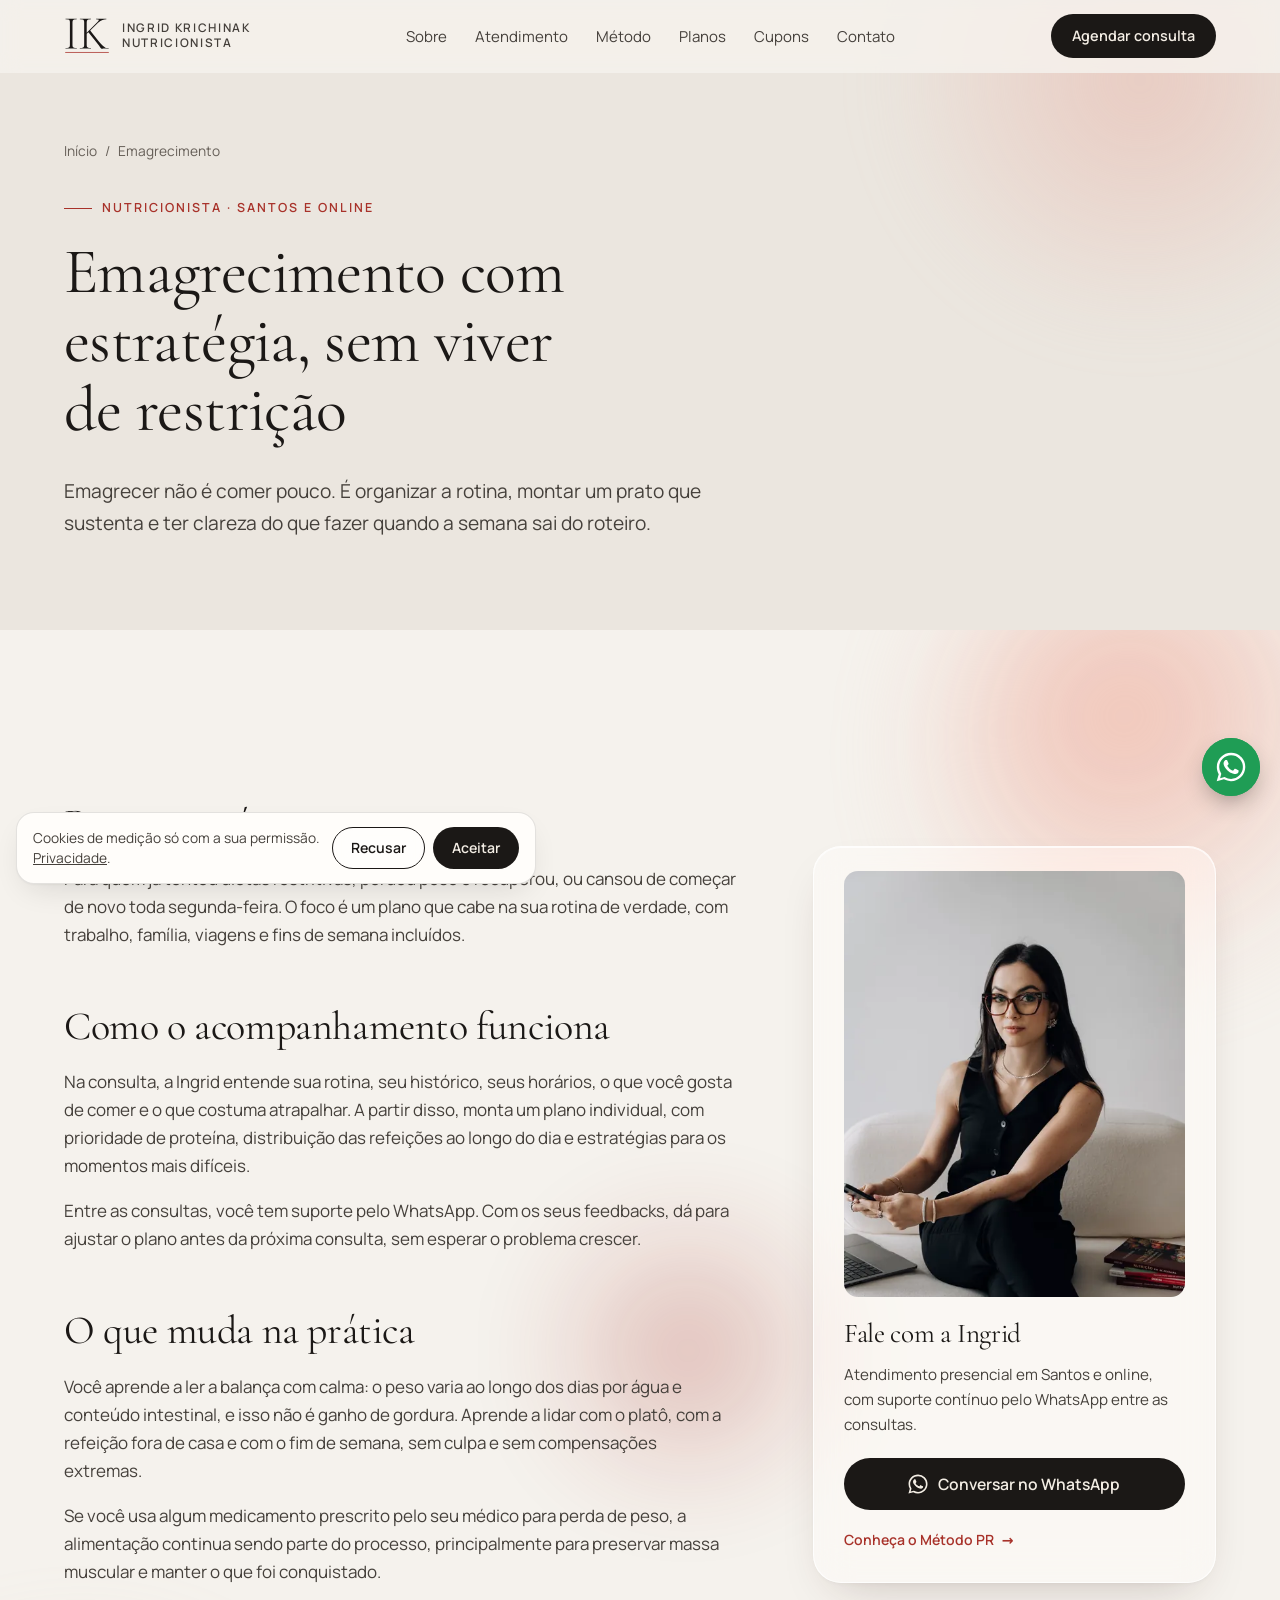
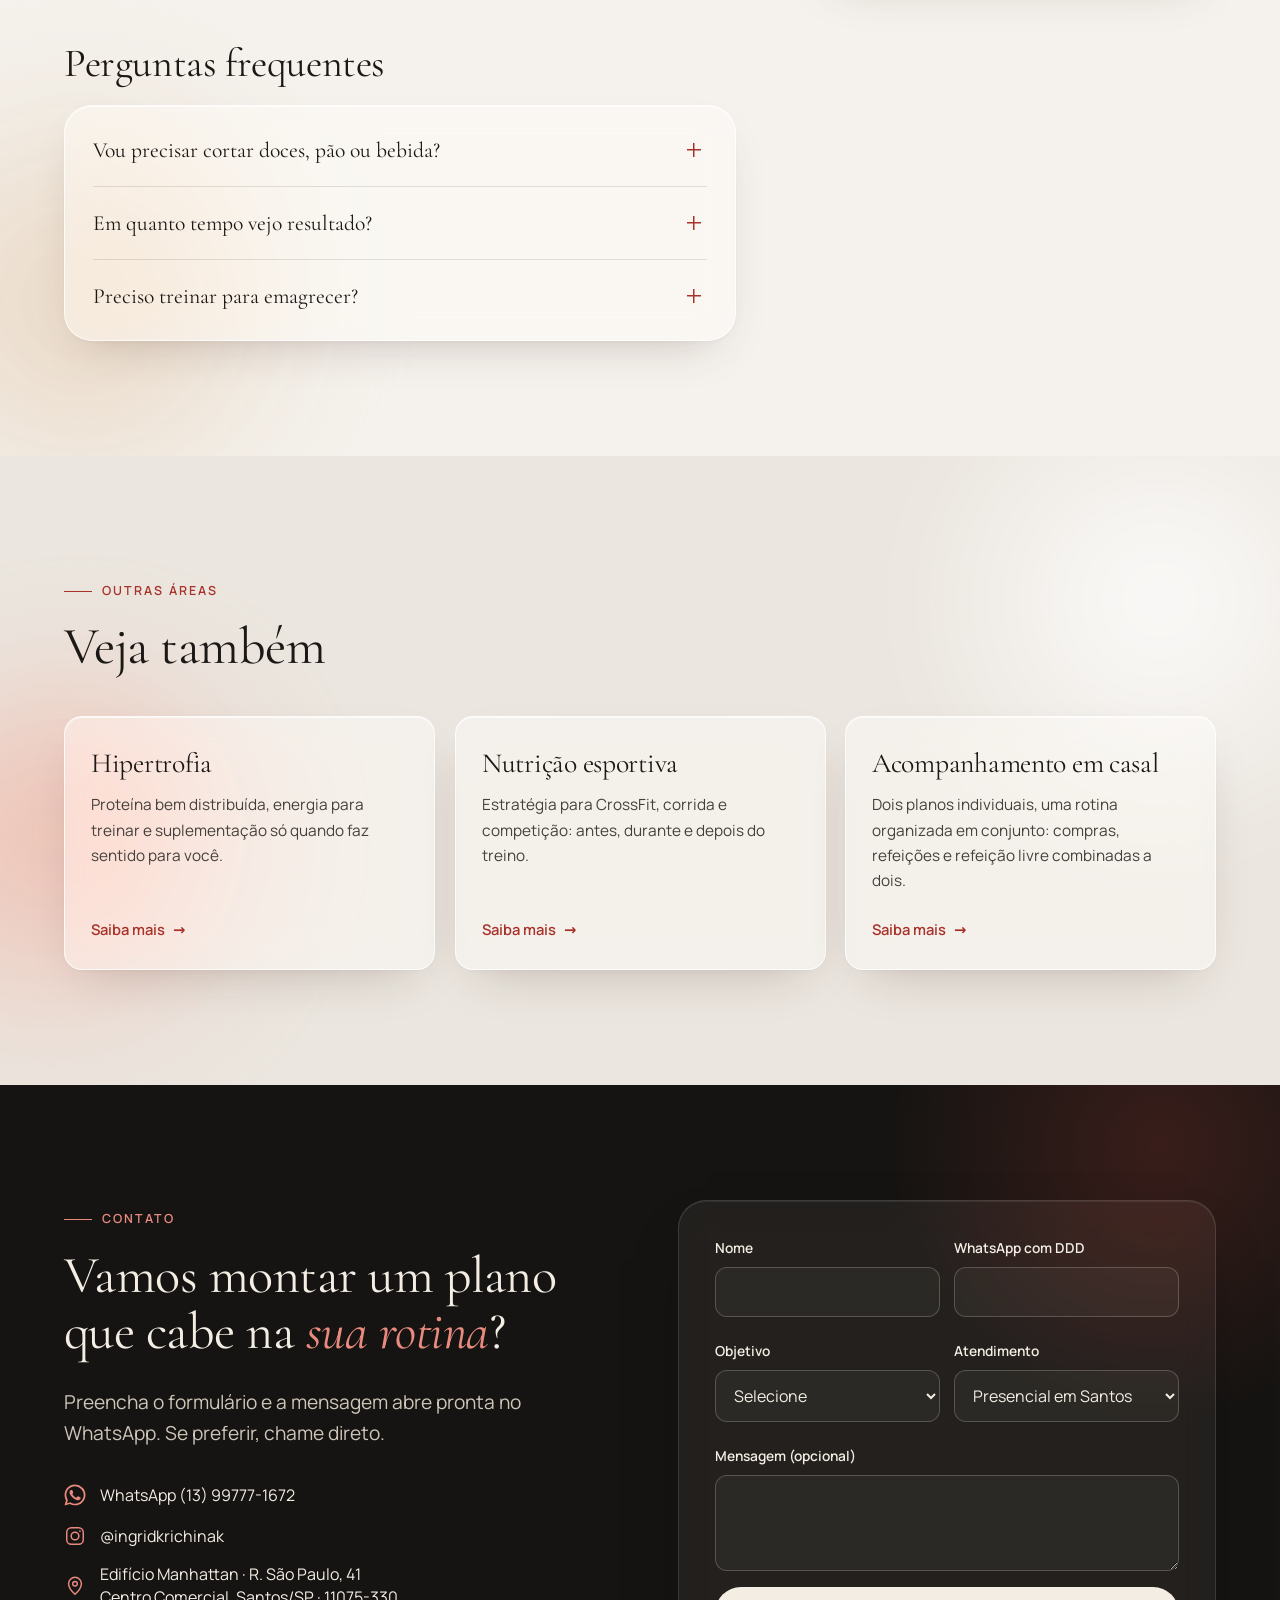
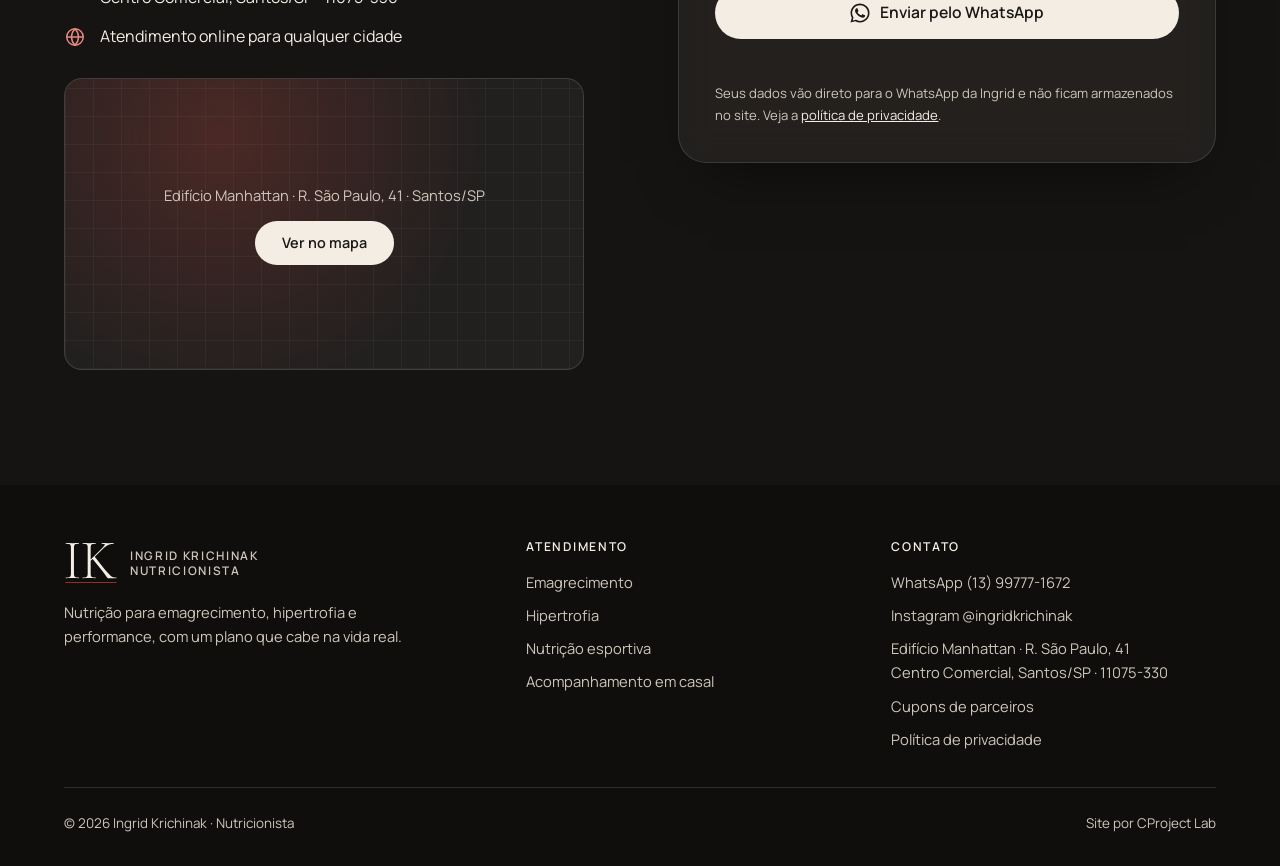
<file: emagrecimento/index.html>
<!doctype html>
<html lang="pt-BR">
<head>
<meta charset="utf-8">
<meta name="viewport" content="width=device-width, initial-scale=1, viewport-fit=cover">
<title>Nutricionista para emagrecimento em Santos e online</title>
<meta name="description" content="Emagrecimento com estratégia e sem terrorismo: plano individual, prioridade de proteína e suporte no WhatsApp. Nutricionista em Santos e online.">
<meta name="robots" content="noindex, follow">
<link rel="canonical" href="https://ingrid-krichinak.vercel.app/emagrecimento/">
<meta name="theme-color" content="#ebe6df">
<link rel="icon" href="/assets/favicon.svg" type="image/svg+xml">
<link rel="icon" href="/assets/favicon-32.png" sizes="32x32" type="image/png">
<link rel="apple-touch-icon" href="/assets/apple-touch-icon.png">
<meta property="og:type" content="website">
<meta property="og:locale" content="pt_BR">
<meta property="og:site_name" content="Ingrid Krichinak Nutricionista">
<meta property="og:title" content="Nutricionista para emagrecimento em Santos e online">
<meta property="og:description" content="Emagrecimento com estratégia e sem terrorismo: plano individual, prioridade de proteína e suporte no WhatsApp. Nutricionista em Santos e online.">
<meta property="og:url" content="https://ingrid-krichinak.vercel.app/emagrecimento/">
<meta property="og:image" content="https://ingrid-krichinak.vercel.app/assets/img/og.jpg">
<meta property="og:image:width" content="1200">
<meta property="og:image:height" content="630">
<meta property="og:image:alt" content="Ingrid Krichinak, nutricionista">
<meta name="twitter:card" content="summary_large_image">
<meta name="twitter:title" content="Nutricionista para emagrecimento em Santos e online">
<meta name="twitter:description" content="Emagrecimento com estratégia e sem terrorismo: plano individual, prioridade de proteína e suporte no WhatsApp. Nutricionista em Santos e online.">
<meta name="twitter:image" content="https://ingrid-krichinak.vercel.app/assets/img/og.jpg">
<link rel="preload" href="/assets/fonts/cormorant-400.woff2" as="font" type="font/woff2" crossorigin>
<link rel="preload" href="/assets/fonts/manrope-400.woff2" as="font" type="font/woff2" crossorigin>

<link rel="stylesheet" href="/assets/site.css?v=202611181503">
<script src="/assets/vendor/lenis.min.js" defer></script>
<script src="/assets/site.js?v=202611181503" defer></script>
<script type="application/ld+json">{"@context": "https://schema.org", "@type": ["MedicalBusiness", "LocalBusiness"], "@id": "https://ingrid-krichinak.vercel.app/#negocio", "name": "Ingrid Krichinak Nutricionista", "description": "Nutricionista em Santos e online: emagrecimento, hipertrofia, nutrição esportiva e acompanhamento em casal.", "url": "https://ingrid-krichinak.vercel.app/", "image": "https://ingrid-krichinak.vercel.app/assets/img/og.jpg", "logo": "https://ingrid-krichinak.vercel.app/assets/apple-touch-icon.png", "telephone": "+55-13-99777-1672", "medicalSpecialty": "Nutrition", "areaServed": [{"@type": "City", "name": "Santos"}, {"@type": "Country", "name": "Brasil"}], "address": {"@type": "PostalAddress", "addressLocality": "Santos", "addressRegion": "SP", "addressCountry": "BR", "streetAddress": "R. São Paulo, 41 - Edifício Manhattan", "postalCode": "11075-330"}, "sameAs": ["https://www.instagram.com/ingridkrichinak/"], "founder": {"@type": "Person", "name": "Ingrid Krichinak", "jobTitle": "Nutricionista"}, "hasMap": "https://www.google.com/maps/search/?api=1&query=Edif%C3%ADcio%20Manhattan%2C%20R.%20S%C3%A3o%20Paulo%2C%2041%2C%20Santos%20-%20SP%2C%2011075-330"}</script>
<script type="application/ld+json">{"@context": "https://schema.org", "@type": "WebSite", "@id": "https://ingrid-krichinak.vercel.app/#site", "url": "https://ingrid-krichinak.vercel.app/", "name": "Ingrid Krichinak Nutricionista", "inLanguage": "pt-BR"}</script>
<script type="application/ld+json">{"@context": "https://schema.org", "@type": "Service", "name": "Emagrecimento com estratégia, sem viver de restrição", "serviceType": "Emagrecimento", "description": "Emagrecimento com estratégia e sem terrorismo: plano individual, prioridade de proteína e suporte no WhatsApp. Nutricionista em Santos e online.", "url": "https://ingrid-krichinak.vercel.app/emagrecimento/", "provider": {"@id": "https://ingrid-krichinak.vercel.app/#negocio"}, "areaServed": [{"@type": "City", "name": "Santos"}, {"@type": "Country", "name": "Brasil"}]}</script>
<script type="application/ld+json">{"@context": "https://schema.org", "@type": "BreadcrumbList", "itemListElement": [{"@type": "ListItem", "position": 1, "name": "Início", "item": "https://ingrid-krichinak.vercel.app/"}, {"@type": "ListItem", "position": 2, "name": "Emagrecimento", "item": "https://ingrid-krichinak.vercel.app/emagrecimento/"}]}</script>
<script type="application/ld+json">{"@context": "https://schema.org", "@type": "FAQPage", "mainEntity": [{"@type": "Question", "name": "Vou precisar cortar doces, pão ou bebida?", "acceptedAnswer": {"@type": "Answer", "text": "Não necessariamente. O plano é construído a partir do que você gosta e da sua rotina. A ideia é aprender a encaixar as escolhas, e não proibir tudo, porque um plano que você não consegue sustentar não funciona."}}, {"@type": "Question", "name": "Em quanto tempo vejo resultado?", "acceptedAnswer": {"@type": "Answer", "text": "Cada corpo responde em um ritmo, e a Ingrid não trabalha com promessas de prazo. O que dá para garantir é um plano coerente com o seu objetivo, acompanhamento próximo e ajustes sempre que necessário."}}, {"@type": "Question", "name": "Preciso treinar para emagrecer?", "acceptedAnswer": {"@type": "Answer", "text": "É possível emagrecer sem treinar, mas o treino ajuda a preservar massa muscular e melhora a composição corporal. O plano considera a sua realidade atual de atividade física."}}]}</script>
</head>
<body>
<a class="skip" href="#conteudo">Pular para o conteúdo</a>
<header class="nav">
  <div class="container nav-in">
    <a class="brand" href="/" aria-label="Ingrid Krichinak, página inicial"><svg viewBox="15 -660 960 790" role="img" aria-label="IK"><path fill="currentColor" d="M192 -81Q192 -52 198.0 -37.0Q204 -22 223.5 -17.0Q243 -12 281 -12Q283 -12 283.0 -6.0Q283 0 281 0Q257 0 228.0 -1.0Q199 -2 164 -2Q131 -2 101.5 -1.0Q72 0 48 0Q45 0 45.0 -6.0Q45 -12 48 -12Q86 -12 105.5 -17.0Q125 -22 131.5 -37.0Q138 -52 138 -81V-544Q138 -573 131.5 -587.5Q125 -602 105.5 -607.5Q86 -613 48 -613Q45 -613 45.0 -619.0Q45 -625 48 -625Q72 -625 101.5 -623.5Q131 -622 164 -622Q199 -622 228.5 -623.5Q258 -625 281 -625Q283 -625 283.0 -619.0Q283 -613 281 -613Q243 -613 224.0 -607.0Q205 -601 198.5 -586.0Q192 -571 192 -542Z M436 -81V-544Q436 -573 429.5 -587.5Q423 -602 404.0 -607.5Q385 -613 347 -613Q345 -613 345.0 -619.0Q345 -625 347 -625Q371 -625 400.5 -623.5Q430 -622 462 -622Q497 -622 526.0 -623.5Q555 -625 578 -625Q580 -625 580.0 -619.0Q580 -613 578 -613Q540 -613 521.0 -607.0Q502 -601 495.5 -586.0Q489 -571 489 -542V-331L709 -550Q747 -588 742.5 -600.5Q738 -613 685 -613Q683 -613 683.0 -619.0Q683 -625 685 -625Q709 -625 733.5 -623.5Q758 -622 798 -622Q835 -622 856.5 -623.5Q878 -625 898 -625Q901 -625 901.0 -619.0Q901 -613 898 -613Q864 -613 819.0 -599.0Q774 -585 732 -544L562 -378L705 -198Q752 -139 784.5 -102.5Q817 -66 839.0 -47.0Q861 -28 878.0 -20.5Q895 -13 910.5 -12.5Q926 -12 945 -12Q948 -12 948.0 -6.0Q948 0 945 0H833Q826 0 821.5 0.5Q817 1 812 1Q798 1 790.0 -4.0Q782 -9 771.5 -24.0Q761 -39 741.0 -68.0Q721 -97 683 -145L524 -342L489 -308V-81Q489 -52 495.0 -37.0Q501 -22 520.5 -17.0Q540 -12 578 -12Q580 -12 580.0 -6.0Q580 0 578 0Q554 0 525.5 -1.0Q497 -2 462 -2Q430 -2 400.0 -1.0Q370 0 346 0Q344 0 344.0 -6.0Q344 -12 346 -12Q384 -12 403.5 -17.0Q423 -22 429.5 -37.0Q436 -52 436 -81Z"/><rect x="40" y="70" width="910" height="16" fill="#a8322a"/></svg><span>Ingrid Krichinak<br>Nutricionista</span></a>
    <nav class="nav-panel" id="menu" aria-label="Principal">
      <ul class="nav-links"><li><a href="/#sobre">Sobre</a></li><li><a href="/#atendimento">Atendimento</a></li><li><a href="/#metodo">Método</a></li><li><a href="/#formatos">Planos</a></li><li><a href="/cupons/">Cupons</a></li><li><a href="/#contato">Contato</a></li></ul>
      <a class="btn btn-primary nav-cta" href="https://wa.me/5513997771672?text=Ol%C3%A1%2C%20Ingrid%21%20Vim%20pelo%20site%20e%20quero%20agendar%20uma%20consulta." target="_blank" rel="noopener" data-cta="nav">Agendar consulta</a>
    </nav>
    <button class="menu-btn" type="button" aria-label="Abrir menu" aria-controls="menu" aria-expanded="false"><span></span><span></span><span></span></button>
  </div>
</header>

<main id="conteudo">
<section class="page-hero">
  <div class="container">
    <nav class="crumbs" aria-label="Você está em"><a href="/">Início</a><span>/</span>Emagrecimento</nav>
    <span class="eyebrow">Nutricionista · Santos e online</span>
    <h1>Emagrecimento com estratégia, sem viver de restrição</h1>
    <p class="lead">Emagrecer não é comer pouco. É organizar a rotina, montar um prato que sustenta e ter clareza do que fazer quando a semana sai do roteiro.</p>
  </div>
</section>
<section class="section has-orbs">
  <div class="orbs" aria-hidden="true"><span class="orb rose float" data-depth="0.5" style="width:460px;height:460px;right:-120px;top:-60px"></span><span class="orb sand float slow" data-depth="-0.4" style="width:520px;height:520px;left:-180px;bottom:-140px"></span><span class="orb wine float" data-depth="0.8" style="width:300px;height:300px;left:42%;top:40%"></span></div>
  <div class="container split">
    <article class="prose"><h2>Para quem é</h2><p>Para quem já tentou dietas restritivas, perdeu peso e recuperou, ou cansou de começar de novo toda segunda-feira. O foco é um plano que cabe na sua rotina de verdade, com trabalho, família, viagens e fins de semana incluídos.</p><h2>Como o acompanhamento funciona</h2><p>Na consulta, a Ingrid entende sua rotina, seu histórico, seus horários, o que você gosta de comer e o que costuma atrapalhar. A partir disso, monta um plano individual, com prioridade de proteína, distribuição das refeições ao longo do dia e estratégias para os momentos mais difíceis.</p><p>Entre as consultas, você tem suporte pelo WhatsApp. Com os seus feedbacks, dá para ajustar o plano antes da próxima consulta, sem esperar o problema crescer.</p><h2>O que muda na prática</h2><p>Você aprende a ler a balança com calma: o peso varia ao longo dos dias por água e conteúdo intestinal, e isso não é ganho de gordura. Aprende a lidar com o platô, com a refeição fora de casa e com o fim de semana, sem culpa e sem compensações extremas.</p><p>Se você usa algum medicamento prescrito pelo seu médico para perda de peso, a alimentação continua sendo parte do processo, principalmente para preservar massa muscular e manter o que foi conquistado.</p>
      <h2>Perguntas frequentes</h2>
      <div class="faq" style="background:none"><div class="faq-panel"><details><summary>Vou precisar cortar doces, pão ou bebida?</summary><p>Não necessariamente. O plano é construído a partir do que você gosta e da sua rotina. A ideia é aprender a encaixar as escolhas, e não proibir tudo, porque um plano que você não consegue sustentar não funciona.</p></details><details><summary>Em quanto tempo vejo resultado?</summary><p>Cada corpo responde em um ritmo, e a Ingrid não trabalha com promessas de prazo. O que dá para garantir é um plano coerente com o seu objetivo, acompanhamento próximo e ajustes sempre que necessário.</p></details><details><summary>Preciso treinar para emagrecer?</summary><p>É possível emagrecer sem treinar, mas o treino ajuda a preservar massa muscular e melhora a composição corporal. O plano considera a sua realidade atual de atividade física.</p></details></div></div>
    </article>
    <aside class="aside">
      <img src="/assets/img/ingrid-oculos-520.webp" width="520" height="650" alt="Ingrid Krichinak de óculos, sentada em um sofá claro com livros de nutrição ao lado" loading="lazy" decoding="async">
      <h2>Fale com a Ingrid</h2>
      <p>Atendimento presencial em Santos e online, com suporte contínuo pelo WhatsApp entre as consultas.</p>
      <a class="btn btn-primary" href="https://wa.me/5513997771672?text=Ol%C3%A1%2C%20Ingrid%21%20Vim%20pelo%20site%20e%20quero%20falar%20sobre%20acompanhamento%20para%20emagrecimento." target="_blank" rel="noopener" data-cta="servico"><svg viewBox="0 0 24 24" fill="currentColor" aria-hidden="true"><path d="M17.47 14.38c-.3-.15-1.75-.86-2.02-.96-.27-.1-.47-.15-.67.15-.2.3-.77.96-.94 1.16-.17.2-.35.22-.64.07-.3-.15-1.25-.46-2.38-1.47-.88-.78-1.47-1.75-1.64-2.05-.17-.3-.02-.46.13-.6.13-.14.3-.35.45-.52.15-.17.2-.3.3-.5.1-.2.05-.37-.03-.52-.07-.15-.67-1.6-.92-2.2-.24-.58-.49-.5-.67-.5h-.57c-.2 0-.52.07-.79.37-.27.3-1.04 1.02-1.04 2.48s1.07 2.88 1.21 3.08c.15.2 2.1 3.2 5.08 4.48.71.31 1.26.49 1.7.63.71.23 1.36.2 1.87.12.57-.08 1.75-.72 2-1.41.25-.7.25-1.29.17-1.41-.07-.13-.27-.2-.57-.35zM12.04 21.5h-.01a9.45 9.45 0 0 1-4.82-1.32l-.35-.2-3.58.94.96-3.49-.23-.36a9.43 9.43 0 0 1-1.45-5.03c0-5.22 4.25-9.46 9.48-9.46a9.4 9.4 0 0 1 6.7 2.78 9.4 9.4 0 0 1 2.77 6.69c0 5.22-4.25 9.46-9.47 9.46zm8.06-17.52A11.33 11.33 0 0 0 12.04.65C5.76.65.65 5.75.65 12.03c0 2 .52 3.96 1.52 5.69L.55 23.35l5.77-1.51a11.37 11.37 0 0 0 5.71 1.46h.01c6.28 0 11.39-5.1 11.39-11.38 0-3.04-1.18-5.9-3.33-8.04z"/></svg>Conversar no WhatsApp</a>
      <p style="margin:18px 0 0;font-size:.88rem"><a class="link-arrow" href="/#metodo">Conheça o Método PR</a></p>
    </aside>
  </div>
</section>
<section class="section has-orbs" style="background:var(--stone)">
  <div class="orbs" aria-hidden="true"><span class="orb milk float" data-depth="0.4" style="width:520px;height:520px;right:-140px;top:-120px"></span><span class="orb rose float slow" data-depth="-0.6" style="width:420px;height:420px;left:-120px;bottom:-100px"></span></div>
  <div class="container">
    <span class="eyebrow">Outras áreas</span>
    <h2>Veja também</h2>
    <div class="related"><a class="card reveal" href="/hipertrofia/"><h3>Hipertrofia</h3><p>Proteína bem distribuída, energia para treinar e suplementação só quando faz sentido para você.</p><span class="link-arrow">Saiba mais</span></a><a class="card reveal" href="/nutricao-esportiva/"><h3>Nutrição esportiva</h3><p>Estratégia para CrossFit, corrida e competição: antes, durante e depois do treino.</p><span class="link-arrow">Saiba mais</span></a><a class="card reveal" href="/acompanhamento-em-casal/"><h3>Acompanhamento em casal</h3><p>Dois planos individuais, uma rotina organizada em conjunto: compras, refeições e refeição livre combinadas a dois.</p><span class="link-arrow">Saiba mais</span></a></div>
  </div>
</section>
<section class="section contact" id="contato" aria-labelledby="contato-t">
  <div class="container contact-grid">
    <div>
      <span class="eyebrow">Contato</span>
      <h2 id="contato-t">Vamos montar um plano que cabe na <em>sua rotina</em>?</h2>
      <p class="lead">Preencha o formulário e a mensagem abre pronta no WhatsApp. Se preferir, chame direto.</p>
      <ul class="contact-list">
        <li><a href="https://wa.me/5513997771672?text=Ol%C3%A1%2C%20Ingrid%21%20Vim%20pelo%20site%20e%20quero%20agendar%20uma%20consulta." target="_blank" rel="noopener" data-cta="contato"><svg viewBox="0 0 24 24" fill="currentColor" aria-hidden="true"><path d="M17.47 14.38c-.3-.15-1.75-.86-2.02-.96-.27-.1-.47-.15-.67.15-.2.3-.77.96-.94 1.16-.17.2-.35.22-.64.07-.3-.15-1.25-.46-2.38-1.47-.88-.78-1.47-1.75-1.64-2.05-.17-.3-.02-.46.13-.6.13-.14.3-.35.45-.52.15-.17.2-.3.3-.5.1-.2.05-.37-.03-.52-.07-.15-.67-1.6-.92-2.2-.24-.58-.49-.5-.67-.5h-.57c-.2 0-.52.07-.79.37-.27.3-1.04 1.02-1.04 2.48s1.07 2.88 1.21 3.08c.15.2 2.1 3.2 5.08 4.48.71.31 1.26.49 1.7.63.71.23 1.36.2 1.87.12.57-.08 1.75-.72 2-1.41.25-.7.25-1.29.17-1.41-.07-.13-.27-.2-.57-.35zM12.04 21.5h-.01a9.45 9.45 0 0 1-4.82-1.32l-.35-.2-3.58.94.96-3.49-.23-.36a9.43 9.43 0 0 1-1.45-5.03c0-5.22 4.25-9.46 9.48-9.46a9.4 9.4 0 0 1 6.7 2.78 9.4 9.4 0 0 1 2.77 6.69c0 5.22-4.25 9.46-9.47 9.46zm8.06-17.52A11.33 11.33 0 0 0 12.04.65C5.76.65.65 5.75.65 12.03c0 2 .52 3.96 1.52 5.69L.55 23.35l5.77-1.51a11.37 11.37 0 0 0 5.71 1.46h.01c6.28 0 11.39-5.1 11.39-11.38 0-3.04-1.18-5.9-3.33-8.04z"/></svg>WhatsApp (13) 99777-1672</a></li>
        <li><a href="https://www.instagram.com/ingridkrichinak/" target="_blank" rel="noopener"><svg viewBox="0 0 24 24" fill="none" stroke="currentColor" stroke-width="1.6" aria-hidden="true"><rect x="3" y="3" width="18" height="18" rx="5"/><circle cx="12" cy="12" r="4.2"/><circle cx="17.4" cy="6.6" r="1" fill="currentColor" stroke="none"/></svg>@ingridkrichinak</a></li>
        <li><a href="https://www.google.com/maps/search/?api=1&query=Edif%C3%ADcio%20Manhattan%2C%20R.%20S%C3%A3o%20Paulo%2C%2041%2C%20Santos%20-%20SP%2C%2011075-330" target="_blank" rel="noopener"><svg viewBox="0 0 24 24" fill="none" stroke="currentColor" stroke-width="1.6" aria-hidden="true"><path d="M12 21s-7-6.2-7-11.5A7 7 0 0 1 19 9.5C19 14.8 12 21 12 21z"/><circle cx="12" cy="9.5" r="2.5"/></svg><span class="addr">Edifício Manhattan · R. São Paulo, 41<br>Centro Comercial, Santos/SP · 11075-330</span></a></li>
        <li><div><svg viewBox="0 0 24 24" fill="none" stroke="currentColor" stroke-width="1.6" aria-hidden="true"><circle cx="12" cy="12" r="9"/><path d="M3 12h18M12 3c2.5 2.6 3.8 5.6 3.8 9s-1.3 6.4-3.8 9c-2.5-2.6-3.8-5.6-3.8-9S9.5 5.6 12 3z"/></svg>Atendimento online para qualquer cidade</div></li>
      </ul>
      <div class="map">
        <div class="map-facade"><div><p>Edifício Manhattan · R. São Paulo, 41 · Santos/SP</p><button class="btn btn-light" type="button" data-map="https://www.google.com/maps?q=Edif%C3%ADcio%20Manhattan%2C%20R.%20S%C3%A3o%20Paulo%2C%2041%2C%20Santos%20-%20SP%2C%2011075-330&output=embed">Ver no mapa</button></div></div>
      </div>
    </div>
    <form class="form" id="form-contato" novalidate>
      <div class="row">
        <div class="field"><label for="f-nome">Nome</label><input id="f-nome" name="nome" type="text" autocomplete="name" required><span class="err" aria-live="polite"></span></div>
        <div class="field"><label for="f-tel">WhatsApp com DDD</label><input id="f-tel" name="telefone" type="tel" inputmode="tel" autocomplete="tel" required><span class="err" aria-live="polite"></span></div>
      </div>
      <div class="row">
        <div class="field"><label for="f-obj">Objetivo</label><select id="f-obj" name="objetivo" required><option value="">Selecione</option><option>Emagrecimento</option><option>Hipertrofia</option><option>Nutrição esportiva</option><option>Acompanhamento em casal</option><option>Manutenção</option><option>Outro</option></select><span class="err" aria-live="polite"></span></div>
        <div class="field"><label for="f-mod">Atendimento</label><select id="f-mod" name="modalidade"><option>Presencial em Santos</option><option>Online</option><option>Ainda não sei</option></select></div>
      </div>
      <div class="field"><label for="f-msg">Mensagem (opcional)</label><textarea id="f-msg" name="mensagem" rows="3"></textarea></div>
      <div class="hp" aria-hidden="true"><label for="f-emp">Empresa</label><input id="f-emp" name="empresa" type="text" tabindex="-1" autocomplete="off"></div>
      <button class="btn btn-light" type="submit"><svg viewBox="0 0 24 24" fill="currentColor" aria-hidden="true"><path d="M17.47 14.38c-.3-.15-1.75-.86-2.02-.96-.27-.1-.47-.15-.67.15-.2.3-.77.96-.94 1.16-.17.2-.35.22-.64.07-.3-.15-1.25-.46-2.38-1.47-.88-.78-1.47-1.75-1.64-2.05-.17-.3-.02-.46.13-.6.13-.14.3-.35.45-.52.15-.17.2-.3.3-.5.1-.2.05-.37-.03-.52-.07-.15-.67-1.6-.92-2.2-.24-.58-.49-.5-.67-.5h-.57c-.2 0-.52.07-.79.37-.27.3-1.04 1.02-1.04 2.48s1.07 2.88 1.21 3.08c.15.2 2.1 3.2 5.08 4.48.71.31 1.26.49 1.7.63.71.23 1.36.2 1.87.12.57-.08 1.75-.72 2-1.41.25-.7.25-1.29.17-1.41-.07-.13-.27-.2-.57-.35zM12.04 21.5h-.01a9.45 9.45 0 0 1-4.82-1.32l-.35-.2-3.58.94.96-3.49-.23-.36a9.43 9.43 0 0 1-1.45-5.03c0-5.22 4.25-9.46 9.48-9.46a9.4 9.4 0 0 1 6.7 2.78 9.4 9.4 0 0 1 2.77 6.69c0 5.22-4.25 9.46-9.47 9.46zm8.06-17.52A11.33 11.33 0 0 0 12.04.65C5.76.65.65 5.75.65 12.03c0 2 .52 3.96 1.52 5.69L.55 23.35l5.77-1.51a11.37 11.37 0 0 0 5.71 1.46h.01c6.28 0 11.39-5.1 11.39-11.38 0-3.04-1.18-5.9-3.33-8.04z"/></svg>Enviar pelo WhatsApp</button>
      <p class="form-status" role="status"></p>
      <p class="form-note">Seus dados vão direto para o WhatsApp da Ingrid e não ficam armazenados no site. Veja a <a href="/politica-de-privacidade/">política de privacidade</a>.</p>
    </form>
  </div>
</section>
</main>
<footer class="footer">
  <div class="container">
    <div class="footer-grid">
      <div>
        <a class="brand" href="/" aria-label="Ingrid Krichinak, página inicial"><svg viewBox="15 -660 960 790" role="img" aria-label="IK"><path fill="currentColor" d="M192 -81Q192 -52 198.0 -37.0Q204 -22 223.5 -17.0Q243 -12 281 -12Q283 -12 283.0 -6.0Q283 0 281 0Q257 0 228.0 -1.0Q199 -2 164 -2Q131 -2 101.5 -1.0Q72 0 48 0Q45 0 45.0 -6.0Q45 -12 48 -12Q86 -12 105.5 -17.0Q125 -22 131.5 -37.0Q138 -52 138 -81V-544Q138 -573 131.5 -587.5Q125 -602 105.5 -607.5Q86 -613 48 -613Q45 -613 45.0 -619.0Q45 -625 48 -625Q72 -625 101.5 -623.5Q131 -622 164 -622Q199 -622 228.5 -623.5Q258 -625 281 -625Q283 -625 283.0 -619.0Q283 -613 281 -613Q243 -613 224.0 -607.0Q205 -601 198.5 -586.0Q192 -571 192 -542Z M436 -81V-544Q436 -573 429.5 -587.5Q423 -602 404.0 -607.5Q385 -613 347 -613Q345 -613 345.0 -619.0Q345 -625 347 -625Q371 -625 400.5 -623.5Q430 -622 462 -622Q497 -622 526.0 -623.5Q555 -625 578 -625Q580 -625 580.0 -619.0Q580 -613 578 -613Q540 -613 521.0 -607.0Q502 -601 495.5 -586.0Q489 -571 489 -542V-331L709 -550Q747 -588 742.5 -600.5Q738 -613 685 -613Q683 -613 683.0 -619.0Q683 -625 685 -625Q709 -625 733.5 -623.5Q758 -622 798 -622Q835 -622 856.5 -623.5Q878 -625 898 -625Q901 -625 901.0 -619.0Q901 -613 898 -613Q864 -613 819.0 -599.0Q774 -585 732 -544L562 -378L705 -198Q752 -139 784.5 -102.5Q817 -66 839.0 -47.0Q861 -28 878.0 -20.5Q895 -13 910.5 -12.5Q926 -12 945 -12Q948 -12 948.0 -6.0Q948 0 945 0H833Q826 0 821.5 0.5Q817 1 812 1Q798 1 790.0 -4.0Q782 -9 771.5 -24.0Q761 -39 741.0 -68.0Q721 -97 683 -145L524 -342L489 -308V-81Q489 -52 495.0 -37.0Q501 -22 520.5 -17.0Q540 -12 578 -12Q580 -12 580.0 -6.0Q580 0 578 0Q554 0 525.5 -1.0Q497 -2 462 -2Q430 -2 400.0 -1.0Q370 0 346 0Q344 0 344.0 -6.0Q344 -12 346 -12Q384 -12 403.5 -17.0Q423 -22 429.5 -37.0Q436 -52 436 -81Z"/><rect x="40" y="70" width="910" height="16" fill="#a8322a"/></svg><span>Ingrid Krichinak<br>Nutricionista</span></a>
        <p>Nutrição para emagrecimento, hipertrofia e performance, com um plano que cabe na vida real.</p>
      </div>
      <div>
        <h3>Atendimento</h3>
        <ul><li><a href="/emagrecimento/">Emagrecimento</a></li><li><a href="/hipertrofia/">Hipertrofia</a></li><li><a href="/nutricao-esportiva/">Nutrição esportiva</a></li><li><a href="/acompanhamento-em-casal/">Acompanhamento em casal</a></li></ul>
      </div>
      <div>
        <h3>Contato</h3>
        <ul>
          <li><a href="https://wa.me/5513997771672?text=Ol%C3%A1%2C%20Ingrid%21%20Vim%20pelo%20site%20e%20quero%20falar%20sobre%20acompanhamento%20para%20emagrecimento." target="_blank" rel="noopener" data-cta="footer">WhatsApp (13) 99777-1672</a></li>
          <li><a href="https://www.instagram.com/ingridkrichinak/" target="_blank" rel="noopener">Instagram @ingridkrichinak</a></li>
          <li>Edifício Manhattan · R. São Paulo, 41<br>Centro Comercial, Santos/SP · 11075-330</li>
          <li><a href="/cupons/">Cupons de parceiros</a></li>
          <li><a href="/politica-de-privacidade/">Política de privacidade</a></li>
        </ul>
      </div>
    </div>
    <div class="footer-bottom">
      <span>© 2026 Ingrid Krichinak · Nutricionista</span>
      <span>Site por <a href="https://www.instagram.com/cproject.dev/" target="_blank" rel="noopener">CProject Lab</a></span>
    </div>
  </div>
</footer>
<a class="wa-float" href="https://wa.me/5513997771672?text=Ol%C3%A1%2C%20Ingrid%21%20Vim%20pelo%20site%20e%20quero%20falar%20sobre%20acompanhamento%20para%20emagrecimento." target="_blank" rel="noopener" aria-label="Conversar com a Ingrid no WhatsApp" data-cta="float"><svg viewBox="0 0 24 24" fill="currentColor" aria-hidden="true"><path d="M17.47 14.38c-.3-.15-1.75-.86-2.02-.96-.27-.1-.47-.15-.67.15-.2.3-.77.96-.94 1.16-.17.2-.35.22-.64.07-.3-.15-1.25-.46-2.38-1.47-.88-.78-1.47-1.75-1.64-2.05-.17-.3-.02-.46.13-.6.13-.14.3-.35.45-.52.15-.17.2-.3.3-.5.1-.2.05-.37-.03-.52-.07-.15-.67-1.6-.92-2.2-.24-.58-.49-.5-.67-.5h-.57c-.2 0-.52.07-.79.37-.27.3-1.04 1.02-1.04 2.48s1.07 2.88 1.21 3.08c.15.2 2.1 3.2 5.08 4.48.71.31 1.26.49 1.7.63.71.23 1.36.2 1.87.12.57-.08 1.75-.72 2-1.41.25-.7.25-1.29.17-1.41-.07-.13-.27-.2-.57-.35zM12.04 21.5h-.01a9.45 9.45 0 0 1-4.82-1.32l-.35-.2-3.58.94.96-3.49-.23-.36a9.43 9.43 0 0 1-1.45-5.03c0-5.22 4.25-9.46 9.48-9.46a9.4 9.4 0 0 1 6.7 2.78 9.4 9.4 0 0 1 2.77 6.69c0 5.22-4.25 9.46-9.47 9.46zm8.06-17.52A11.33 11.33 0 0 0 12.04.65C5.76.65.65 5.75.65 12.03c0 2 .52 3.96 1.52 5.69L.55 23.35l5.77-1.51a11.37 11.37 0 0 0 5.71 1.46h.01c6.28 0 11.39-5.1 11.39-11.38 0-3.04-1.18-5.9-3.33-8.04z"/></svg></a>
<div class="cookie" role="dialog" aria-live="polite" aria-label="Aviso de cookies">
  <p>Cookies de medição só com a sua permissão. <a href="/politica-de-privacidade/">Privacidade</a>.</p>
  <div class="btns"><button class="btn btn-ghost" type="button" data-consent="no">Recusar</button><button class="btn btn-primary" type="button" data-consent="yes">Aceitar</button></div>
</div>
</body>
</html>
</file>
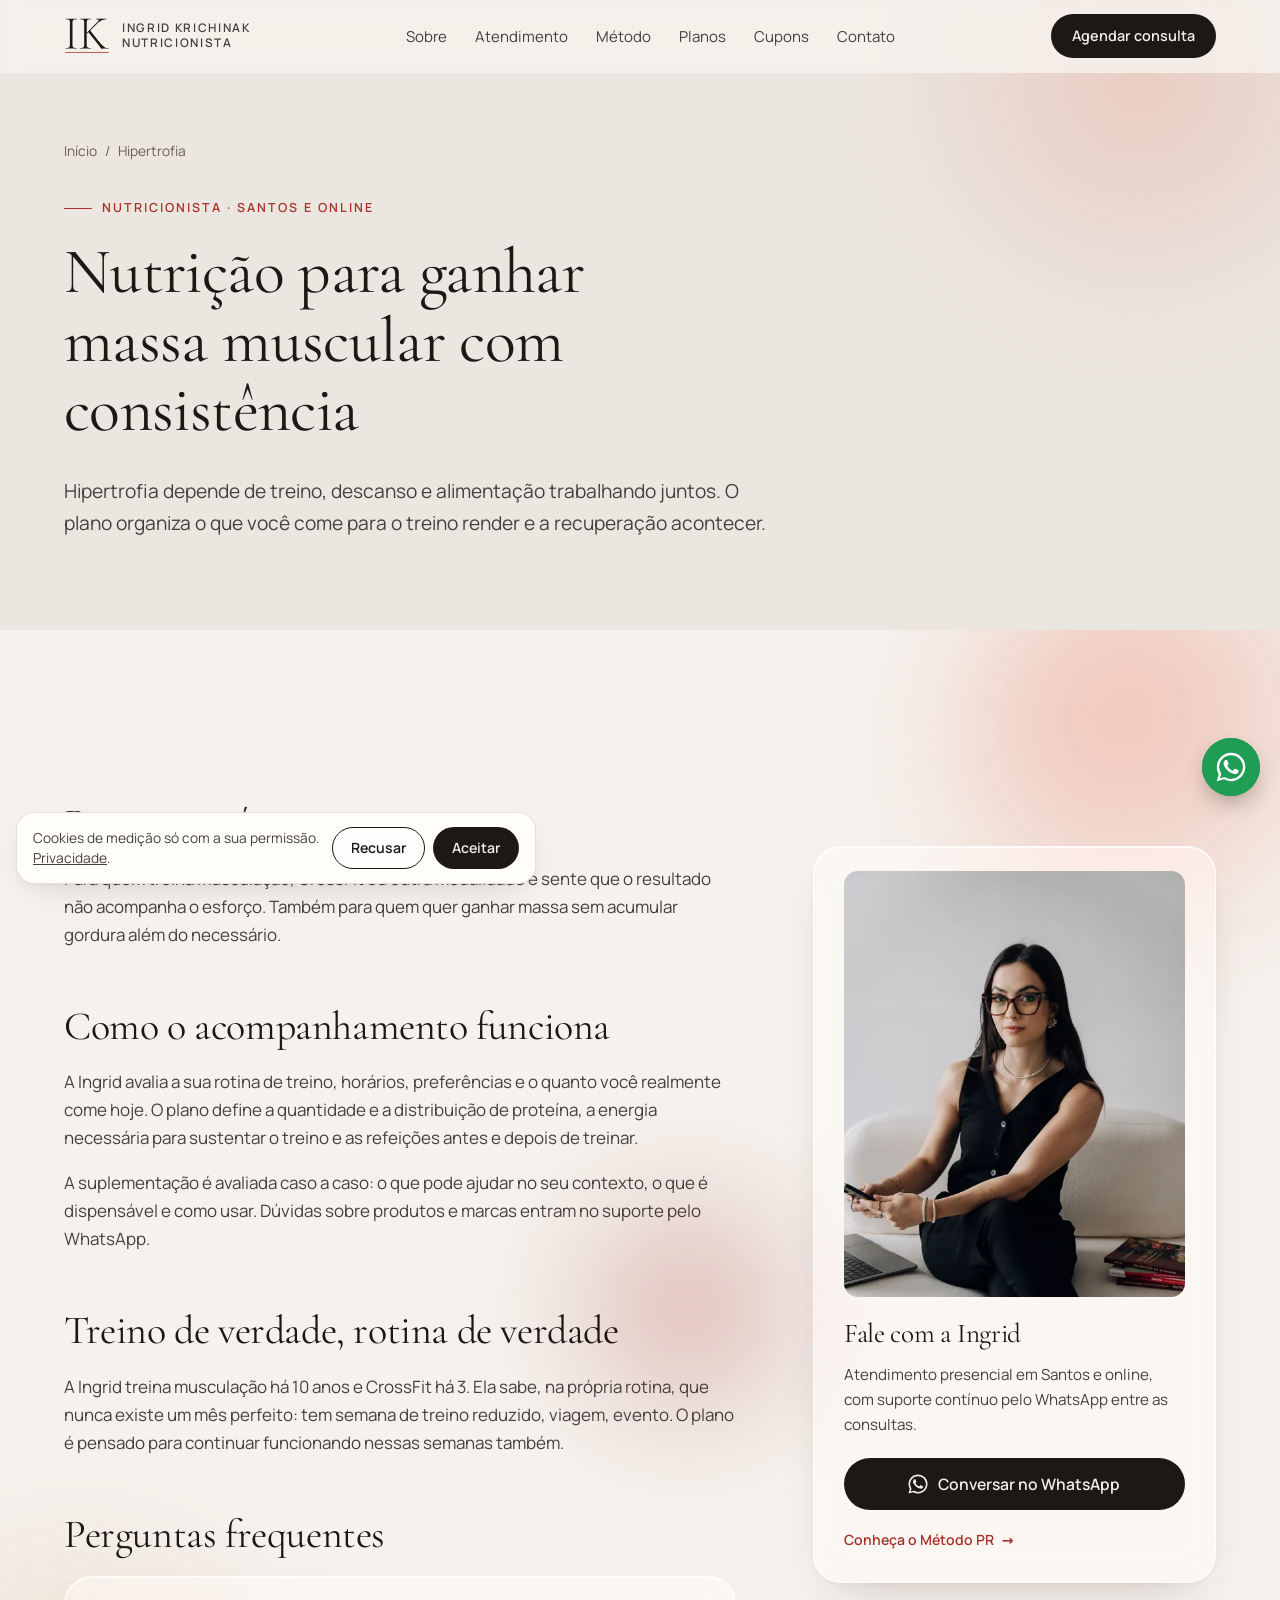
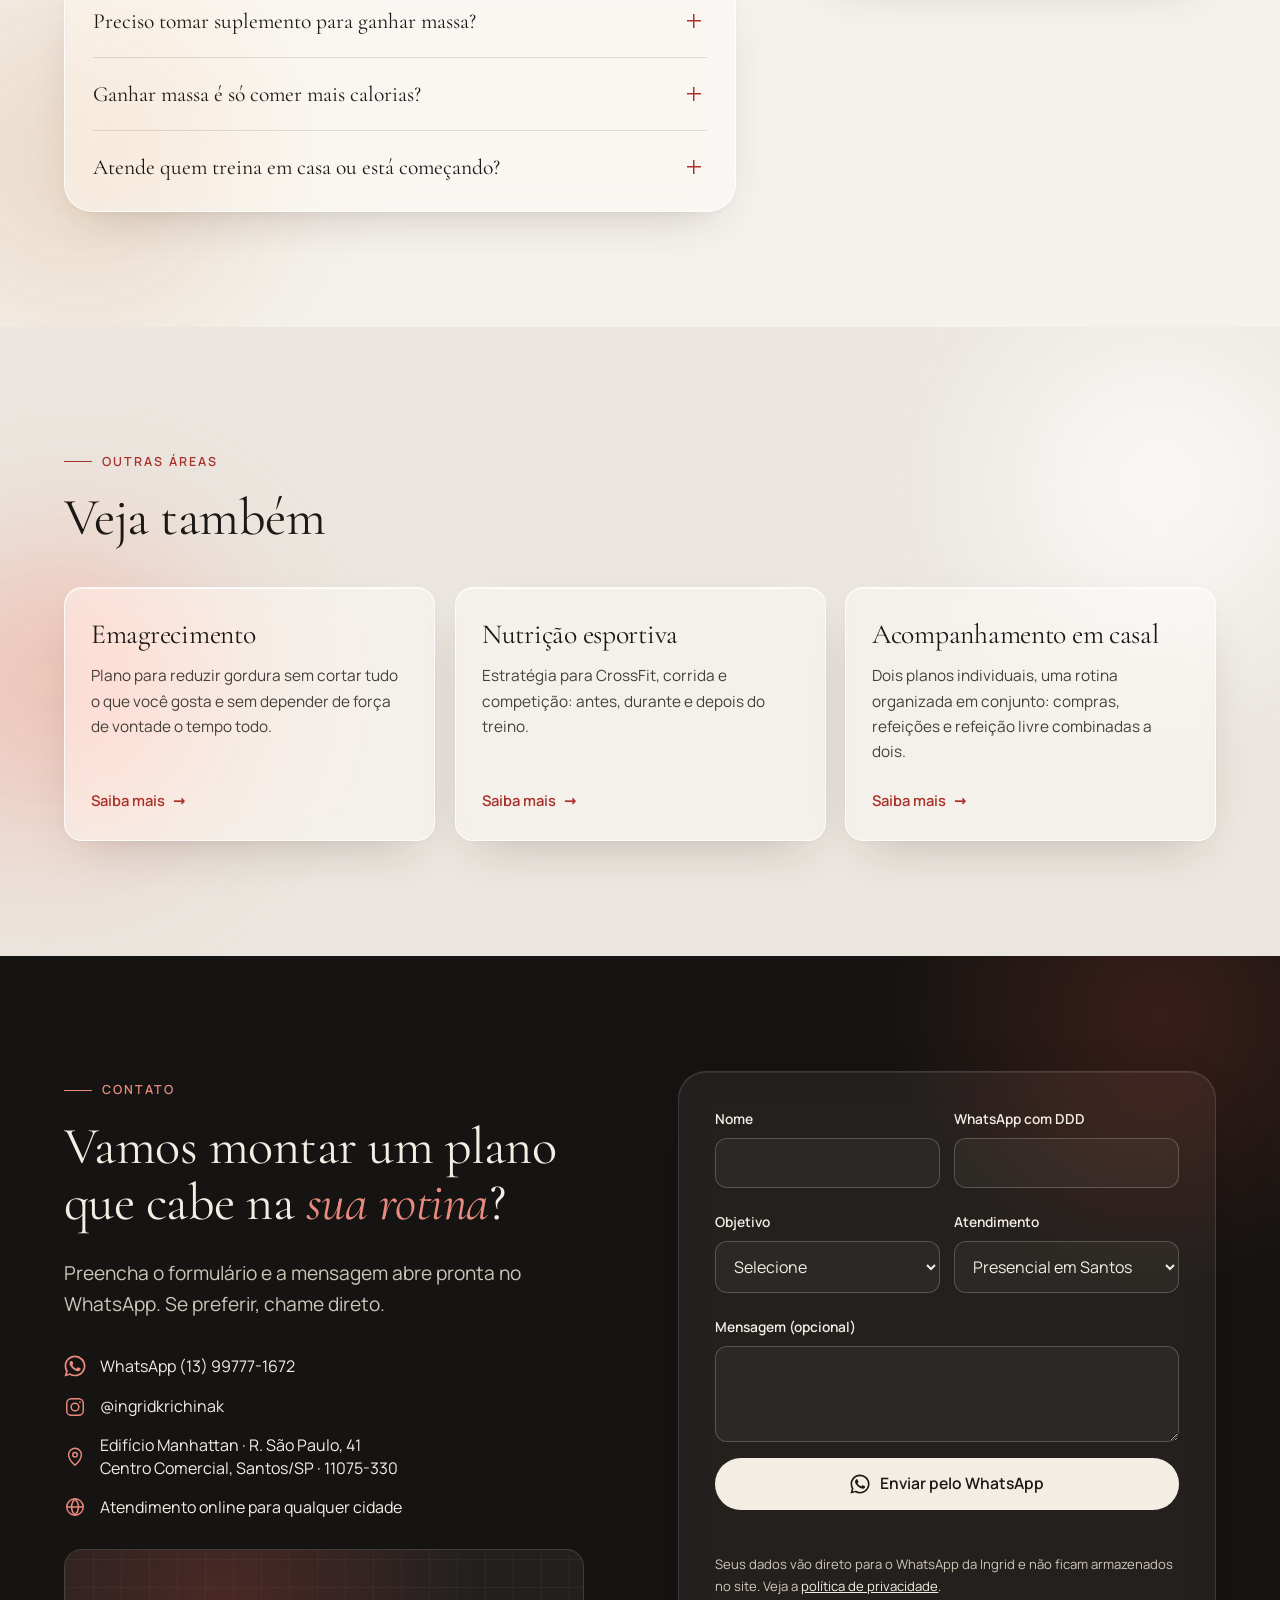
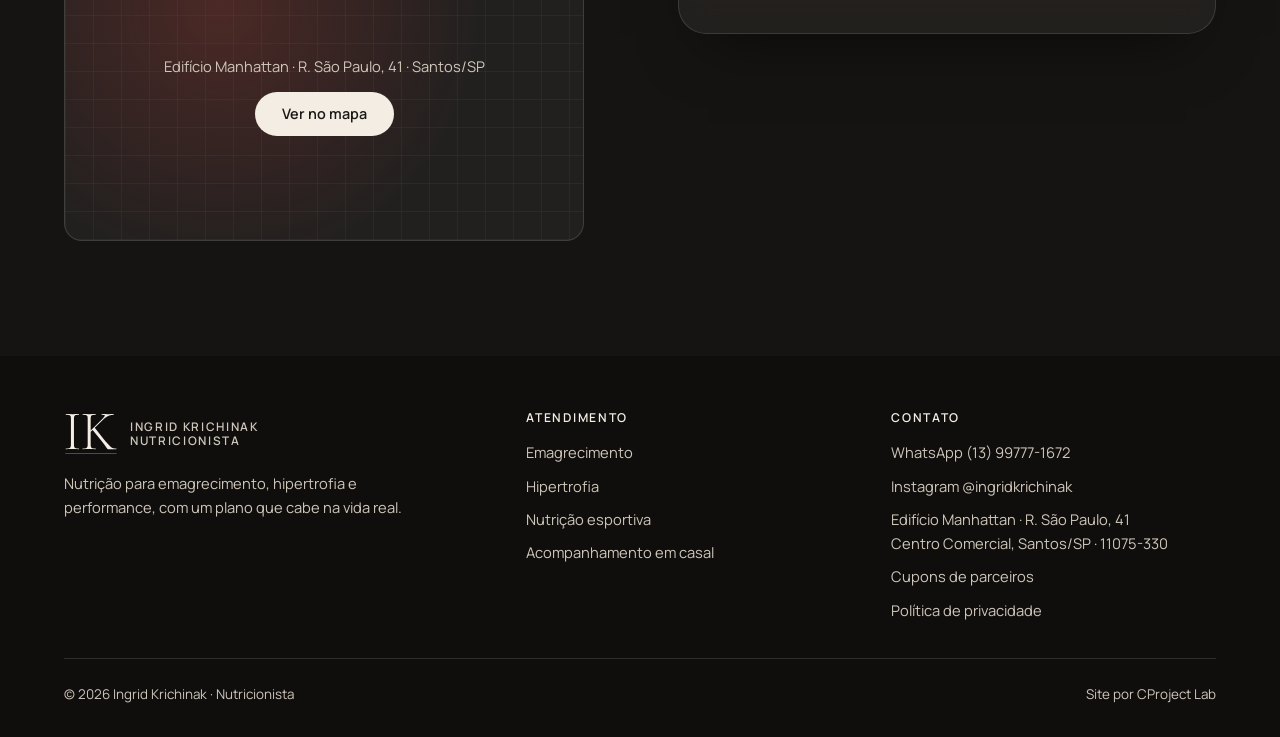
<file: hipertrofia/index.html>
<!doctype html>
<html lang="pt-BR">
<head>
<meta charset="utf-8">
<meta name="viewport" content="width=device-width, initial-scale=1, viewport-fit=cover">
<title>Nutrição para hipertrofia e ganho de massa | Santos</title>
<meta name="description" content="Plano alimentar para ganho de massa: proteína bem distribuída, energia para treinar e suplementação quando faz sentido. Santos e online.">
<meta name="robots" content="noindex, follow">
<link rel="canonical" href="https://ingrid-krichinak.vercel.app/hipertrofia/">
<meta name="theme-color" content="#ebe6df">
<link rel="icon" href="/assets/favicon.svg" type="image/svg+xml">
<link rel="icon" href="/assets/favicon-32.png" sizes="32x32" type="image/png">
<link rel="apple-touch-icon" href="/assets/apple-touch-icon.png">
<meta property="og:type" content="website">
<meta property="og:locale" content="pt_BR">
<meta property="og:site_name" content="Ingrid Krichinak Nutricionista">
<meta property="og:title" content="Nutrição para hipertrofia e ganho de massa | Santos">
<meta property="og:description" content="Plano alimentar para ganho de massa: proteína bem distribuída, energia para treinar e suplementação quando faz sentido. Santos e online.">
<meta property="og:url" content="https://ingrid-krichinak.vercel.app/hipertrofia/">
<meta property="og:image" content="https://ingrid-krichinak.vercel.app/assets/img/og.jpg">
<meta property="og:image:width" content="1200">
<meta property="og:image:height" content="630">
<meta property="og:image:alt" content="Ingrid Krichinak, nutricionista">
<meta name="twitter:card" content="summary_large_image">
<meta name="twitter:title" content="Nutrição para hipertrofia e ganho de massa | Santos">
<meta name="twitter:description" content="Plano alimentar para ganho de massa: proteína bem distribuída, energia para treinar e suplementação quando faz sentido. Santos e online.">
<meta name="twitter:image" content="https://ingrid-krichinak.vercel.app/assets/img/og.jpg">
<link rel="preload" href="/assets/fonts/cormorant-400.woff2" as="font" type="font/woff2" crossorigin>
<link rel="preload" href="/assets/fonts/manrope-400.woff2" as="font" type="font/woff2" crossorigin>

<link rel="stylesheet" href="/assets/site.css?v=202611181503">
<script src="/assets/vendor/lenis.min.js" defer></script>
<script src="/assets/site.js?v=202611181503" defer></script>
<script type="application/ld+json">{"@context": "https://schema.org", "@type": ["MedicalBusiness", "LocalBusiness"], "@id": "https://ingrid-krichinak.vercel.app/#negocio", "name": "Ingrid Krichinak Nutricionista", "description": "Nutricionista em Santos e online: emagrecimento, hipertrofia, nutrição esportiva e acompanhamento em casal.", "url": "https://ingrid-krichinak.vercel.app/", "image": "https://ingrid-krichinak.vercel.app/assets/img/og.jpg", "logo": "https://ingrid-krichinak.vercel.app/assets/apple-touch-icon.png", "telephone": "+55-13-99777-1672", "medicalSpecialty": "Nutrition", "areaServed": [{"@type": "City", "name": "Santos"}, {"@type": "Country", "name": "Brasil"}], "address": {"@type": "PostalAddress", "addressLocality": "Santos", "addressRegion": "SP", "addressCountry": "BR", "streetAddress": "R. São Paulo, 41 - Edifício Manhattan", "postalCode": "11075-330"}, "sameAs": ["https://www.instagram.com/ingridkrichinak/"], "founder": {"@type": "Person", "name": "Ingrid Krichinak", "jobTitle": "Nutricionista"}, "hasMap": "https://www.google.com/maps/search/?api=1&query=Edif%C3%ADcio%20Manhattan%2C%20R.%20S%C3%A3o%20Paulo%2C%2041%2C%20Santos%20-%20SP%2C%2011075-330"}</script>
<script type="application/ld+json">{"@context": "https://schema.org", "@type": "WebSite", "@id": "https://ingrid-krichinak.vercel.app/#site", "url": "https://ingrid-krichinak.vercel.app/", "name": "Ingrid Krichinak Nutricionista", "inLanguage": "pt-BR"}</script>
<script type="application/ld+json">{"@context": "https://schema.org", "@type": "Service", "name": "Nutrição para ganhar massa muscular com consistência", "serviceType": "Hipertrofia", "description": "Plano alimentar para ganho de massa: proteína bem distribuída, energia para treinar e suplementação quando faz sentido. Santos e online.", "url": "https://ingrid-krichinak.vercel.app/hipertrofia/", "provider": {"@id": "https://ingrid-krichinak.vercel.app/#negocio"}, "areaServed": [{"@type": "City", "name": "Santos"}, {"@type": "Country", "name": "Brasil"}]}</script>
<script type="application/ld+json">{"@context": "https://schema.org", "@type": "BreadcrumbList", "itemListElement": [{"@type": "ListItem", "position": 1, "name": "Início", "item": "https://ingrid-krichinak.vercel.app/"}, {"@type": "ListItem", "position": 2, "name": "Hipertrofia", "item": "https://ingrid-krichinak.vercel.app/hipertrofia/"}]}</script>
<script type="application/ld+json">{"@context": "https://schema.org", "@type": "FAQPage", "mainEntity": [{"@type": "Question", "name": "Preciso tomar suplemento para ganhar massa?", "acceptedAnswer": {"@type": "Answer", "text": "Não obrigatoriamente. A base é a alimentação. Suplementos entram quando ajudam a bater uma necessidade que a comida sozinha não cobre com praticidade."}}, {"@type": "Question", "name": "Ganhar massa é só comer mais calorias?", "acceptedAnswer": {"@type": "Answer", "text": "Não é só sobre quantas calorias você come. A distribuição de proteína, a qualidade das refeições e a regularidade do treino fazem diferença no resultado."}}, {"@type": "Question", "name": "Atende quem treina em casa ou está começando?", "acceptedAnswer": {"@type": "Answer", "text": "Sim. O plano parte do seu nível atual de treino e evolui junto com você."}}]}</script>
</head>
<body>
<a class="skip" href="#conteudo">Pular para o conteúdo</a>
<header class="nav">
  <div class="container nav-in">
    <a class="brand" href="/" aria-label="Ingrid Krichinak, página inicial"><svg viewBox="15 -660 960 790" role="img" aria-label="IK"><path fill="currentColor" d="M192 -81Q192 -52 198.0 -37.0Q204 -22 223.5 -17.0Q243 -12 281 -12Q283 -12 283.0 -6.0Q283 0 281 0Q257 0 228.0 -1.0Q199 -2 164 -2Q131 -2 101.5 -1.0Q72 0 48 0Q45 0 45.0 -6.0Q45 -12 48 -12Q86 -12 105.5 -17.0Q125 -22 131.5 -37.0Q138 -52 138 -81V-544Q138 -573 131.5 -587.5Q125 -602 105.5 -607.5Q86 -613 48 -613Q45 -613 45.0 -619.0Q45 -625 48 -625Q72 -625 101.5 -623.5Q131 -622 164 -622Q199 -622 228.5 -623.5Q258 -625 281 -625Q283 -625 283.0 -619.0Q283 -613 281 -613Q243 -613 224.0 -607.0Q205 -601 198.5 -586.0Q192 -571 192 -542Z M436 -81V-544Q436 -573 429.5 -587.5Q423 -602 404.0 -607.5Q385 -613 347 -613Q345 -613 345.0 -619.0Q345 -625 347 -625Q371 -625 400.5 -623.5Q430 -622 462 -622Q497 -622 526.0 -623.5Q555 -625 578 -625Q580 -625 580.0 -619.0Q580 -613 578 -613Q540 -613 521.0 -607.0Q502 -601 495.5 -586.0Q489 -571 489 -542V-331L709 -550Q747 -588 742.5 -600.5Q738 -613 685 -613Q683 -613 683.0 -619.0Q683 -625 685 -625Q709 -625 733.5 -623.5Q758 -622 798 -622Q835 -622 856.5 -623.5Q878 -625 898 -625Q901 -625 901.0 -619.0Q901 -613 898 -613Q864 -613 819.0 -599.0Q774 -585 732 -544L562 -378L705 -198Q752 -139 784.5 -102.5Q817 -66 839.0 -47.0Q861 -28 878.0 -20.5Q895 -13 910.5 -12.5Q926 -12 945 -12Q948 -12 948.0 -6.0Q948 0 945 0H833Q826 0 821.5 0.5Q817 1 812 1Q798 1 790.0 -4.0Q782 -9 771.5 -24.0Q761 -39 741.0 -68.0Q721 -97 683 -145L524 -342L489 -308V-81Q489 -52 495.0 -37.0Q501 -22 520.5 -17.0Q540 -12 578 -12Q580 -12 580.0 -6.0Q580 0 578 0Q554 0 525.5 -1.0Q497 -2 462 -2Q430 -2 400.0 -1.0Q370 0 346 0Q344 0 344.0 -6.0Q344 -12 346 -12Q384 -12 403.5 -17.0Q423 -22 429.5 -37.0Q436 -52 436 -81Z"/><rect x="40" y="70" width="910" height="16" fill="#a8322a"/></svg><span>Ingrid Krichinak<br>Nutricionista</span></a>
    <nav class="nav-panel" id="menu" aria-label="Principal">
      <ul class="nav-links"><li><a href="/#sobre">Sobre</a></li><li><a href="/#atendimento">Atendimento</a></li><li><a href="/#metodo">Método</a></li><li><a href="/#formatos">Planos</a></li><li><a href="/cupons/">Cupons</a></li><li><a href="/#contato">Contato</a></li></ul>
      <a class="btn btn-primary nav-cta" href="https://wa.me/5513997771672?text=Ol%C3%A1%2C%20Ingrid%21%20Vim%20pelo%20site%20e%20quero%20agendar%20uma%20consulta." target="_blank" rel="noopener" data-cta="nav">Agendar consulta</a>
    </nav>
    <button class="menu-btn" type="button" aria-label="Abrir menu" aria-controls="menu" aria-expanded="false"><span></span><span></span><span></span></button>
  </div>
</header>

<main id="conteudo">
<section class="page-hero">
  <div class="container">
    <nav class="crumbs" aria-label="Você está em"><a href="/">Início</a><span>/</span>Hipertrofia</nav>
    <span class="eyebrow">Nutricionista · Santos e online</span>
    <h1>Nutrição para ganhar massa muscular com consistência</h1>
    <p class="lead">Hipertrofia depende de treino, descanso e alimentação trabalhando juntos. O plano organiza o que você come para o treino render e a recuperação acontecer.</p>
  </div>
</section>
<section class="section has-orbs">
  <div class="orbs" aria-hidden="true"><span class="orb rose float" data-depth="0.5" style="width:460px;height:460px;right:-120px;top:-60px"></span><span class="orb sand float slow" data-depth="-0.4" style="width:520px;height:520px;left:-180px;bottom:-140px"></span><span class="orb wine float" data-depth="0.8" style="width:300px;height:300px;left:42%;top:40%"></span></div>
  <div class="container split">
    <article class="prose"><h2>Para quem é</h2><p>Para quem treina musculação, CrossFit ou outra modalidade e sente que o resultado não acompanha o esforço. Também para quem quer ganhar massa sem acumular gordura além do necessário.</p><h2>Como o acompanhamento funciona</h2><p>A Ingrid avalia a sua rotina de treino, horários, preferências e o quanto você realmente come hoje. O plano define a quantidade e a distribuição de proteína, a energia necessária para sustentar o treino e as refeições antes e depois de treinar.</p><p>A suplementação é avaliada caso a caso: o que pode ajudar no seu contexto, o que é dispensável e como usar. Dúvidas sobre produtos e marcas entram no suporte pelo WhatsApp.</p><h2>Treino de verdade, rotina de verdade</h2><p>A Ingrid treina musculação há 10 anos e CrossFit há 3. Ela sabe, na própria rotina, que nunca existe um mês perfeito: tem semana de treino reduzido, viagem, evento. O plano é pensado para continuar funcionando nessas semanas também.</p>
      <h2>Perguntas frequentes</h2>
      <div class="faq" style="background:none"><div class="faq-panel"><details><summary>Preciso tomar suplemento para ganhar massa?</summary><p>Não obrigatoriamente. A base é a alimentação. Suplementos entram quando ajudam a bater uma necessidade que a comida sozinha não cobre com praticidade.</p></details><details><summary>Ganhar massa é só comer mais calorias?</summary><p>Não é só sobre quantas calorias você come. A distribuição de proteína, a qualidade das refeições e a regularidade do treino fazem diferença no resultado.</p></details><details><summary>Atende quem treina em casa ou está começando?</summary><p>Sim. O plano parte do seu nível atual de treino e evolui junto com você.</p></details></div></div>
    </article>
    <aside class="aside">
      <img src="/assets/img/ingrid-oculos-520.webp" width="520" height="650" alt="Ingrid Krichinak de óculos, sentada em um sofá claro com livros de nutrição ao lado" loading="lazy" decoding="async">
      <h2>Fale com a Ingrid</h2>
      <p>Atendimento presencial em Santos e online, com suporte contínuo pelo WhatsApp entre as consultas.</p>
      <a class="btn btn-primary" href="https://wa.me/5513997771672?text=Ol%C3%A1%2C%20Ingrid%21%20Vim%20pelo%20site%20e%20quero%20falar%20sobre%20nutri%C3%A7%C3%A3o%20para%20hipertrofia." target="_blank" rel="noopener" data-cta="servico"><svg viewBox="0 0 24 24" fill="currentColor" aria-hidden="true"><path d="M17.47 14.38c-.3-.15-1.75-.86-2.02-.96-.27-.1-.47-.15-.67.15-.2.3-.77.96-.94 1.16-.17.2-.35.22-.64.07-.3-.15-1.25-.46-2.38-1.47-.88-.78-1.47-1.75-1.64-2.05-.17-.3-.02-.46.13-.6.13-.14.3-.35.45-.52.15-.17.2-.3.3-.5.1-.2.05-.37-.03-.52-.07-.15-.67-1.6-.92-2.2-.24-.58-.49-.5-.67-.5h-.57c-.2 0-.52.07-.79.37-.27.3-1.04 1.02-1.04 2.48s1.07 2.88 1.21 3.08c.15.2 2.1 3.2 5.08 4.48.71.31 1.26.49 1.7.63.71.23 1.36.2 1.87.12.57-.08 1.75-.72 2-1.41.25-.7.25-1.29.17-1.41-.07-.13-.27-.2-.57-.35zM12.04 21.5h-.01a9.45 9.45 0 0 1-4.82-1.32l-.35-.2-3.58.94.96-3.49-.23-.36a9.43 9.43 0 0 1-1.45-5.03c0-5.22 4.25-9.46 9.48-9.46a9.4 9.4 0 0 1 6.7 2.78 9.4 9.4 0 0 1 2.77 6.69c0 5.22-4.25 9.46-9.47 9.46zm8.06-17.52A11.33 11.33 0 0 0 12.04.65C5.76.65.65 5.75.65 12.03c0 2 .52 3.96 1.52 5.69L.55 23.35l5.77-1.51a11.37 11.37 0 0 0 5.71 1.46h.01c6.28 0 11.39-5.1 11.39-11.38 0-3.04-1.18-5.9-3.33-8.04z"/></svg>Conversar no WhatsApp</a>
      <p style="margin:18px 0 0;font-size:.88rem"><a class="link-arrow" href="/#metodo">Conheça o Método PR</a></p>
    </aside>
  </div>
</section>
<section class="section has-orbs" style="background:var(--stone)">
  <div class="orbs" aria-hidden="true"><span class="orb milk float" data-depth="0.4" style="width:520px;height:520px;right:-140px;top:-120px"></span><span class="orb rose float slow" data-depth="-0.6" style="width:420px;height:420px;left:-120px;bottom:-100px"></span></div>
  <div class="container">
    <span class="eyebrow">Outras áreas</span>
    <h2>Veja também</h2>
    <div class="related"><a class="card reveal" href="/emagrecimento/"><h3>Emagrecimento</h3><p>Plano para reduzir gordura sem cortar tudo o que você gosta e sem depender de força de vontade o tempo todo.</p><span class="link-arrow">Saiba mais</span></a><a class="card reveal" href="/nutricao-esportiva/"><h3>Nutrição esportiva</h3><p>Estratégia para CrossFit, corrida e competição: antes, durante e depois do treino.</p><span class="link-arrow">Saiba mais</span></a><a class="card reveal" href="/acompanhamento-em-casal/"><h3>Acompanhamento em casal</h3><p>Dois planos individuais, uma rotina organizada em conjunto: compras, refeições e refeição livre combinadas a dois.</p><span class="link-arrow">Saiba mais</span></a></div>
  </div>
</section>
<section class="section contact" id="contato" aria-labelledby="contato-t">
  <div class="container contact-grid">
    <div>
      <span class="eyebrow">Contato</span>
      <h2 id="contato-t">Vamos montar um plano que cabe na <em>sua rotina</em>?</h2>
      <p class="lead">Preencha o formulário e a mensagem abre pronta no WhatsApp. Se preferir, chame direto.</p>
      <ul class="contact-list">
        <li><a href="https://wa.me/5513997771672?text=Ol%C3%A1%2C%20Ingrid%21%20Vim%20pelo%20site%20e%20quero%20agendar%20uma%20consulta." target="_blank" rel="noopener" data-cta="contato"><svg viewBox="0 0 24 24" fill="currentColor" aria-hidden="true"><path d="M17.47 14.38c-.3-.15-1.75-.86-2.02-.96-.27-.1-.47-.15-.67.15-.2.3-.77.96-.94 1.16-.17.2-.35.22-.64.07-.3-.15-1.25-.46-2.38-1.47-.88-.78-1.47-1.75-1.64-2.05-.17-.3-.02-.46.13-.6.13-.14.3-.35.45-.52.15-.17.2-.3.3-.5.1-.2.05-.37-.03-.52-.07-.15-.67-1.6-.92-2.2-.24-.58-.49-.5-.67-.5h-.57c-.2 0-.52.07-.79.37-.27.3-1.04 1.02-1.04 2.48s1.07 2.88 1.21 3.08c.15.2 2.1 3.2 5.08 4.48.71.31 1.26.49 1.7.63.71.23 1.36.2 1.87.12.57-.08 1.75-.72 2-1.41.25-.7.25-1.29.17-1.41-.07-.13-.27-.2-.57-.35zM12.04 21.5h-.01a9.45 9.45 0 0 1-4.82-1.32l-.35-.2-3.58.94.96-3.49-.23-.36a9.43 9.43 0 0 1-1.45-5.03c0-5.22 4.25-9.46 9.48-9.46a9.4 9.4 0 0 1 6.7 2.78 9.4 9.4 0 0 1 2.77 6.69c0 5.22-4.25 9.46-9.47 9.46zm8.06-17.52A11.33 11.33 0 0 0 12.04.65C5.76.65.65 5.75.65 12.03c0 2 .52 3.96 1.52 5.69L.55 23.35l5.77-1.51a11.37 11.37 0 0 0 5.71 1.46h.01c6.28 0 11.39-5.1 11.39-11.38 0-3.04-1.18-5.9-3.33-8.04z"/></svg>WhatsApp (13) 99777-1672</a></li>
        <li><a href="https://www.instagram.com/ingridkrichinak/" target="_blank" rel="noopener"><svg viewBox="0 0 24 24" fill="none" stroke="currentColor" stroke-width="1.6" aria-hidden="true"><rect x="3" y="3" width="18" height="18" rx="5"/><circle cx="12" cy="12" r="4.2"/><circle cx="17.4" cy="6.6" r="1" fill="currentColor" stroke="none"/></svg>@ingridkrichinak</a></li>
        <li><a href="https://www.google.com/maps/search/?api=1&query=Edif%C3%ADcio%20Manhattan%2C%20R.%20S%C3%A3o%20Paulo%2C%2041%2C%20Santos%20-%20SP%2C%2011075-330" target="_blank" rel="noopener"><svg viewBox="0 0 24 24" fill="none" stroke="currentColor" stroke-width="1.6" aria-hidden="true"><path d="M12 21s-7-6.2-7-11.5A7 7 0 0 1 19 9.5C19 14.8 12 21 12 21z"/><circle cx="12" cy="9.5" r="2.5"/></svg><span class="addr">Edifício Manhattan · R. São Paulo, 41<br>Centro Comercial, Santos/SP · 11075-330</span></a></li>
        <li><div><svg viewBox="0 0 24 24" fill="none" stroke="currentColor" stroke-width="1.6" aria-hidden="true"><circle cx="12" cy="12" r="9"/><path d="M3 12h18M12 3c2.5 2.6 3.8 5.6 3.8 9s-1.3 6.4-3.8 9c-2.5-2.6-3.8-5.6-3.8-9S9.5 5.6 12 3z"/></svg>Atendimento online para qualquer cidade</div></li>
      </ul>
      <div class="map">
        <div class="map-facade"><div><p>Edifício Manhattan · R. São Paulo, 41 · Santos/SP</p><button class="btn btn-light" type="button" data-map="https://www.google.com/maps?q=Edif%C3%ADcio%20Manhattan%2C%20R.%20S%C3%A3o%20Paulo%2C%2041%2C%20Santos%20-%20SP%2C%2011075-330&output=embed">Ver no mapa</button></div></div>
      </div>
    </div>
    <form class="form" id="form-contato" novalidate>
      <div class="row">
        <div class="field"><label for="f-nome">Nome</label><input id="f-nome" name="nome" type="text" autocomplete="name" required><span class="err" aria-live="polite"></span></div>
        <div class="field"><label for="f-tel">WhatsApp com DDD</label><input id="f-tel" name="telefone" type="tel" inputmode="tel" autocomplete="tel" required><span class="err" aria-live="polite"></span></div>
      </div>
      <div class="row">
        <div class="field"><label for="f-obj">Objetivo</label><select id="f-obj" name="objetivo" required><option value="">Selecione</option><option>Emagrecimento</option><option>Hipertrofia</option><option>Nutrição esportiva</option><option>Acompanhamento em casal</option><option>Manutenção</option><option>Outro</option></select><span class="err" aria-live="polite"></span></div>
        <div class="field"><label for="f-mod">Atendimento</label><select id="f-mod" name="modalidade"><option>Presencial em Santos</option><option>Online</option><option>Ainda não sei</option></select></div>
      </div>
      <div class="field"><label for="f-msg">Mensagem (opcional)</label><textarea id="f-msg" name="mensagem" rows="3"></textarea></div>
      <div class="hp" aria-hidden="true"><label for="f-emp">Empresa</label><input id="f-emp" name="empresa" type="text" tabindex="-1" autocomplete="off"></div>
      <button class="btn btn-light" type="submit"><svg viewBox="0 0 24 24" fill="currentColor" aria-hidden="true"><path d="M17.47 14.38c-.3-.15-1.75-.86-2.02-.96-.27-.1-.47-.15-.67.15-.2.3-.77.96-.94 1.16-.17.2-.35.22-.64.07-.3-.15-1.25-.46-2.38-1.47-.88-.78-1.47-1.75-1.64-2.05-.17-.3-.02-.46.13-.6.13-.14.3-.35.45-.52.15-.17.2-.3.3-.5.1-.2.05-.37-.03-.52-.07-.15-.67-1.6-.92-2.2-.24-.58-.49-.5-.67-.5h-.57c-.2 0-.52.07-.79.37-.27.3-1.04 1.02-1.04 2.48s1.07 2.88 1.21 3.08c.15.2 2.1 3.2 5.08 4.48.71.31 1.26.49 1.7.63.71.23 1.36.2 1.87.12.57-.08 1.75-.72 2-1.41.25-.7.25-1.29.17-1.41-.07-.13-.27-.2-.57-.35zM12.04 21.5h-.01a9.45 9.45 0 0 1-4.82-1.32l-.35-.2-3.58.94.96-3.49-.23-.36a9.43 9.43 0 0 1-1.45-5.03c0-5.22 4.25-9.46 9.48-9.46a9.4 9.4 0 0 1 6.7 2.78 9.4 9.4 0 0 1 2.77 6.69c0 5.22-4.25 9.46-9.47 9.46zm8.06-17.52A11.33 11.33 0 0 0 12.04.65C5.76.65.65 5.75.65 12.03c0 2 .52 3.96 1.52 5.69L.55 23.35l5.77-1.51a11.37 11.37 0 0 0 5.71 1.46h.01c6.28 0 11.39-5.1 11.39-11.38 0-3.04-1.18-5.9-3.33-8.04z"/></svg>Enviar pelo WhatsApp</button>
      <p class="form-status" role="status"></p>
      <p class="form-note">Seus dados vão direto para o WhatsApp da Ingrid e não ficam armazenados no site. Veja a <a href="/politica-de-privacidade/">política de privacidade</a>.</p>
    </form>
  </div>
</section>
</main>
<footer class="footer">
  <div class="container">
    <div class="footer-grid">
      <div>
        <a class="brand" href="/" aria-label="Ingrid Krichinak, página inicial"><svg viewBox="15 -660 960 790" role="img" aria-label="IK"><path fill="currentColor" d="M192 -81Q192 -52 198.0 -37.0Q204 -22 223.5 -17.0Q243 -12 281 -12Q283 -12 283.0 -6.0Q283 0 281 0Q257 0 228.0 -1.0Q199 -2 164 -2Q131 -2 101.5 -1.0Q72 0 48 0Q45 0 45.0 -6.0Q45 -12 48 -12Q86 -12 105.5 -17.0Q125 -22 131.5 -37.0Q138 -52 138 -81V-544Q138 -573 131.5 -587.5Q125 -602 105.5 -607.5Q86 -613 48 -613Q45 -613 45.0 -619.0Q45 -625 48 -625Q72 -625 101.5 -623.5Q131 -622 164 -622Q199 -622 228.5 -623.5Q258 -625 281 -625Q283 -625 283.0 -619.0Q283 -613 281 -613Q243 -613 224.0 -607.0Q205 -601 198.5 -586.0Q192 -571 192 -542Z M436 -81V-544Q436 -573 429.5 -587.5Q423 -602 404.0 -607.5Q385 -613 347 -613Q345 -613 345.0 -619.0Q345 -625 347 -625Q371 -625 400.5 -623.5Q430 -622 462 -622Q497 -622 526.0 -623.5Q555 -625 578 -625Q580 -625 580.0 -619.0Q580 -613 578 -613Q540 -613 521.0 -607.0Q502 -601 495.5 -586.0Q489 -571 489 -542V-331L709 -550Q747 -588 742.5 -600.5Q738 -613 685 -613Q683 -613 683.0 -619.0Q683 -625 685 -625Q709 -625 733.5 -623.5Q758 -622 798 -622Q835 -622 856.5 -623.5Q878 -625 898 -625Q901 -625 901.0 -619.0Q901 -613 898 -613Q864 -613 819.0 -599.0Q774 -585 732 -544L562 -378L705 -198Q752 -139 784.5 -102.5Q817 -66 839.0 -47.0Q861 -28 878.0 -20.5Q895 -13 910.5 -12.5Q926 -12 945 -12Q948 -12 948.0 -6.0Q948 0 945 0H833Q826 0 821.5 0.5Q817 1 812 1Q798 1 790.0 -4.0Q782 -9 771.5 -24.0Q761 -39 741.0 -68.0Q721 -97 683 -145L524 -342L489 -308V-81Q489 -52 495.0 -37.0Q501 -22 520.5 -17.0Q540 -12 578 -12Q580 -12 580.0 -6.0Q580 0 578 0Q554 0 525.5 -1.0Q497 -2 462 -2Q430 -2 400.0 -1.0Q370 0 346 0Q344 0 344.0 -6.0Q344 -12 346 -12Q384 -12 403.5 -17.0Q423 -22 429.5 -37.0Q436 -52 436 -81Z"/><rect x="40" y="70" width="910" height="16" fill="#a8322a"/></svg><span>Ingrid Krichinak<br>Nutricionista</span></a>
        <p>Nutrição para emagrecimento, hipertrofia e performance, com um plano que cabe na vida real.</p>
      </div>
      <div>
        <h3>Atendimento</h3>
        <ul><li><a href="/emagrecimento/">Emagrecimento</a></li><li><a href="/hipertrofia/">Hipertrofia</a></li><li><a href="/nutricao-esportiva/">Nutrição esportiva</a></li><li><a href="/acompanhamento-em-casal/">Acompanhamento em casal</a></li></ul>
      </div>
      <div>
        <h3>Contato</h3>
        <ul>
          <li><a href="https://wa.me/5513997771672?text=Ol%C3%A1%2C%20Ingrid%21%20Vim%20pelo%20site%20e%20quero%20falar%20sobre%20nutri%C3%A7%C3%A3o%20para%20hipertrofia." target="_blank" rel="noopener" data-cta="footer">WhatsApp (13) 99777-1672</a></li>
          <li><a href="https://www.instagram.com/ingridkrichinak/" target="_blank" rel="noopener">Instagram @ingridkrichinak</a></li>
          <li>Edifício Manhattan · R. São Paulo, 41<br>Centro Comercial, Santos/SP · 11075-330</li>
          <li><a href="/cupons/">Cupons de parceiros</a></li>
          <li><a href="/politica-de-privacidade/">Política de privacidade</a></li>
        </ul>
      </div>
    </div>
    <div class="footer-bottom">
      <span>© 2026 Ingrid Krichinak · Nutricionista</span>
      <span>Site por <a href="https://www.instagram.com/cproject.dev/" target="_blank" rel="noopener">CProject Lab</a></span>
    </div>
  </div>
</footer>
<a class="wa-float" href="https://wa.me/5513997771672?text=Ol%C3%A1%2C%20Ingrid%21%20Vim%20pelo%20site%20e%20quero%20falar%20sobre%20nutri%C3%A7%C3%A3o%20para%20hipertrofia." target="_blank" rel="noopener" aria-label="Conversar com a Ingrid no WhatsApp" data-cta="float"><svg viewBox="0 0 24 24" fill="currentColor" aria-hidden="true"><path d="M17.47 14.38c-.3-.15-1.75-.86-2.02-.96-.27-.1-.47-.15-.67.15-.2.3-.77.96-.94 1.16-.17.2-.35.22-.64.07-.3-.15-1.25-.46-2.38-1.47-.88-.78-1.47-1.75-1.64-2.05-.17-.3-.02-.46.13-.6.13-.14.3-.35.45-.52.15-.17.2-.3.3-.5.1-.2.05-.37-.03-.52-.07-.15-.67-1.6-.92-2.2-.24-.58-.49-.5-.67-.5h-.57c-.2 0-.52.07-.79.37-.27.3-1.04 1.02-1.04 2.48s1.07 2.88 1.21 3.08c.15.2 2.1 3.2 5.08 4.48.71.31 1.26.49 1.7.63.71.23 1.36.2 1.87.12.57-.08 1.75-.72 2-1.41.25-.7.25-1.29.17-1.41-.07-.13-.27-.2-.57-.35zM12.04 21.5h-.01a9.45 9.45 0 0 1-4.82-1.32l-.35-.2-3.58.94.96-3.49-.23-.36a9.43 9.43 0 0 1-1.45-5.03c0-5.22 4.25-9.46 9.48-9.46a9.4 9.4 0 0 1 6.7 2.78 9.4 9.4 0 0 1 2.77 6.69c0 5.22-4.25 9.46-9.47 9.46zm8.06-17.52A11.33 11.33 0 0 0 12.04.65C5.76.65.65 5.75.65 12.03c0 2 .52 3.96 1.52 5.69L.55 23.35l5.77-1.51a11.37 11.37 0 0 0 5.71 1.46h.01c6.28 0 11.39-5.1 11.39-11.38 0-3.04-1.18-5.9-3.33-8.04z"/></svg></a>
<div class="cookie" role="dialog" aria-live="polite" aria-label="Aviso de cookies">
  <p>Cookies de medição só com a sua permissão. <a href="/politica-de-privacidade/">Privacidade</a>.</p>
  <div class="btns"><button class="btn btn-ghost" type="button" data-consent="no">Recusar</button><button class="btn btn-primary" type="button" data-consent="yes">Aceitar</button></div>
</div>
</body>
</html>
</file>
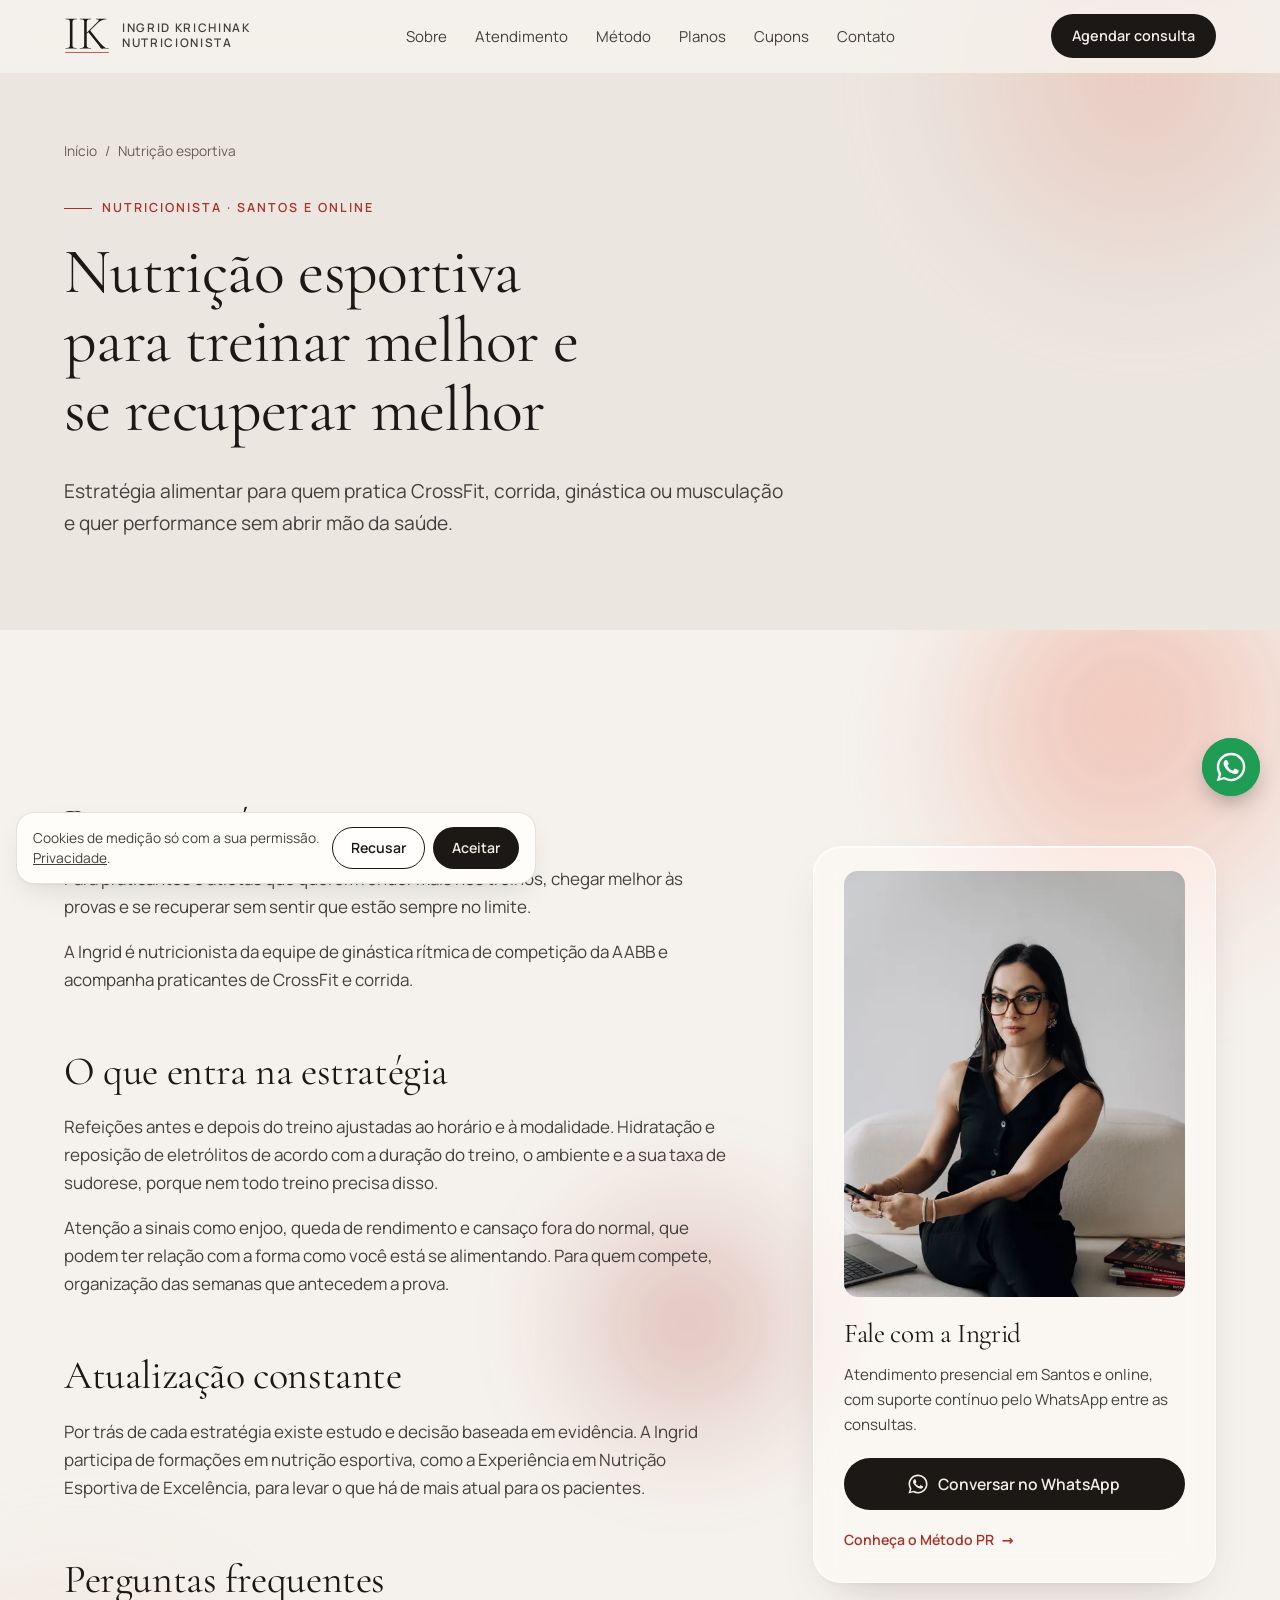
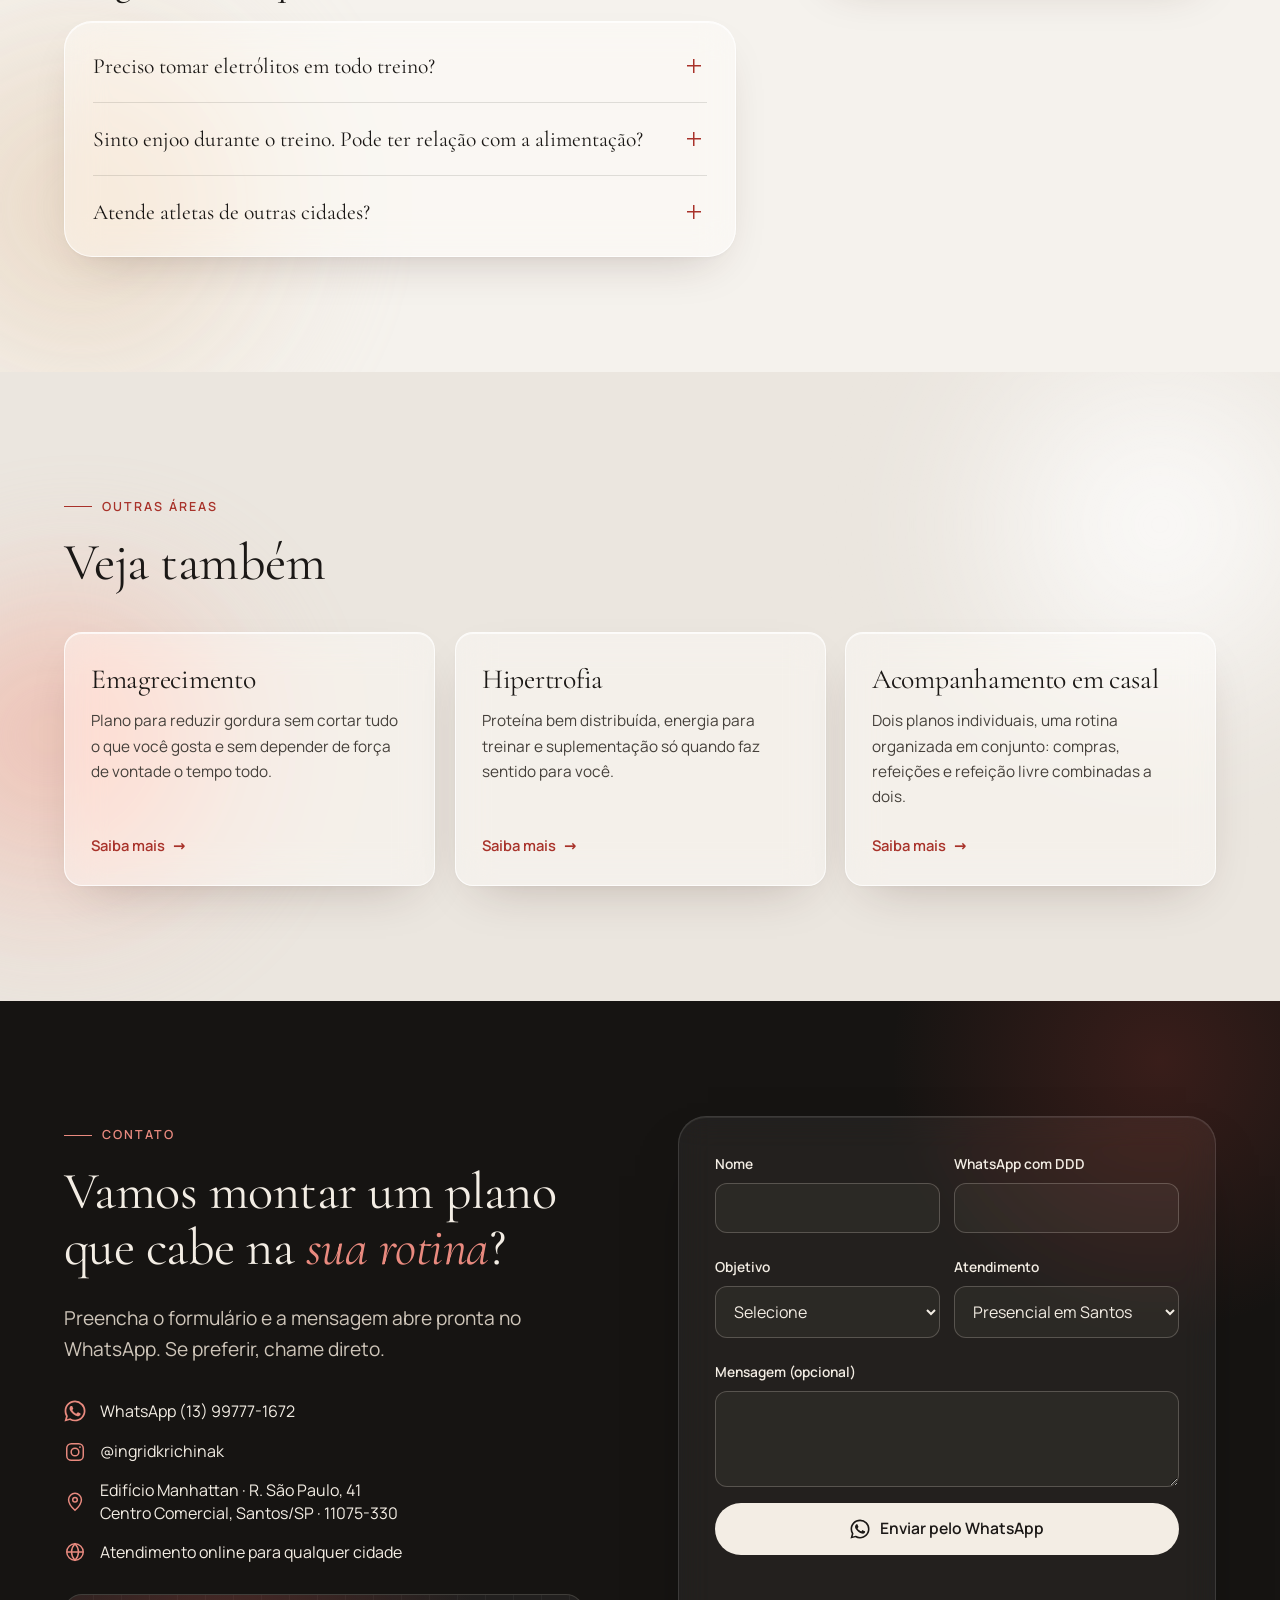
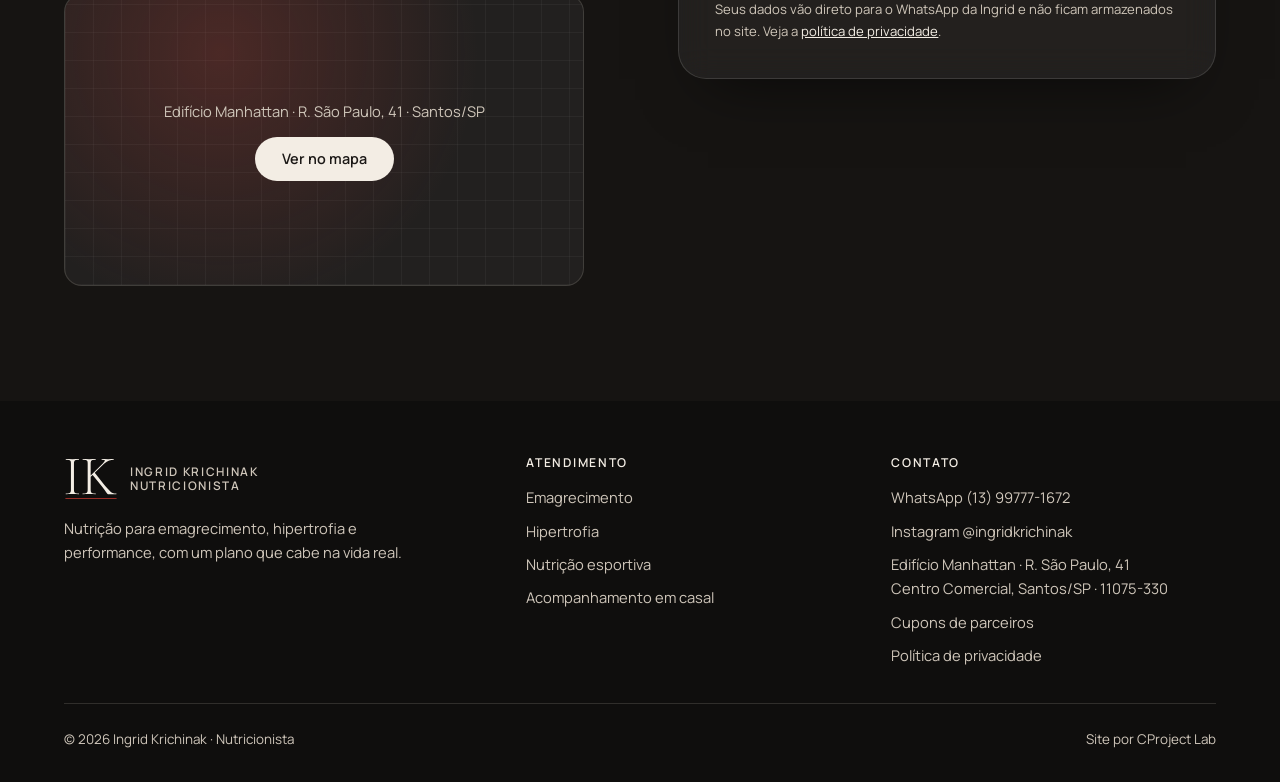
<file: nutricao-esportiva/index.html>
<!doctype html>
<html lang="pt-BR">
<head>
<meta charset="utf-8">
<meta name="viewport" content="width=device-width, initial-scale=1, viewport-fit=cover">
<title>Nutricionista esportiva em Santos | CrossFit e corrida</title>
<meta name="description" content="Nutrição esportiva para CrossFit, corrida e atletas de competição: estratégia de treino, hidratação e recuperação. Ingrid Krichinak, Santos e online.">
<meta name="robots" content="noindex, follow">
<link rel="canonical" href="https://ingrid-krichinak.vercel.app/nutricao-esportiva/">
<meta name="theme-color" content="#ebe6df">
<link rel="icon" href="/assets/favicon.svg" type="image/svg+xml">
<link rel="icon" href="/assets/favicon-32.png" sizes="32x32" type="image/png">
<link rel="apple-touch-icon" href="/assets/apple-touch-icon.png">
<meta property="og:type" content="website">
<meta property="og:locale" content="pt_BR">
<meta property="og:site_name" content="Ingrid Krichinak Nutricionista">
<meta property="og:title" content="Nutricionista esportiva em Santos | CrossFit e corrida">
<meta property="og:description" content="Nutrição esportiva para CrossFit, corrida e atletas de competição: estratégia de treino, hidratação e recuperação. Ingrid Krichinak, Santos e online.">
<meta property="og:url" content="https://ingrid-krichinak.vercel.app/nutricao-esportiva/">
<meta property="og:image" content="https://ingrid-krichinak.vercel.app/assets/img/og.jpg">
<meta property="og:image:width" content="1200">
<meta property="og:image:height" content="630">
<meta property="og:image:alt" content="Ingrid Krichinak, nutricionista">
<meta name="twitter:card" content="summary_large_image">
<meta name="twitter:title" content="Nutricionista esportiva em Santos | CrossFit e corrida">
<meta name="twitter:description" content="Nutrição esportiva para CrossFit, corrida e atletas de competição: estratégia de treino, hidratação e recuperação. Ingrid Krichinak, Santos e online.">
<meta name="twitter:image" content="https://ingrid-krichinak.vercel.app/assets/img/og.jpg">
<link rel="preload" href="/assets/fonts/cormorant-400.woff2" as="font" type="font/woff2" crossorigin>
<link rel="preload" href="/assets/fonts/manrope-400.woff2" as="font" type="font/woff2" crossorigin>

<link rel="stylesheet" href="/assets/site.css?v=202611181503">
<script src="/assets/vendor/lenis.min.js" defer></script>
<script src="/assets/site.js?v=202611181503" defer></script>
<script type="application/ld+json">{"@context": "https://schema.org", "@type": ["MedicalBusiness", "LocalBusiness"], "@id": "https://ingrid-krichinak.vercel.app/#negocio", "name": "Ingrid Krichinak Nutricionista", "description": "Nutricionista em Santos e online: emagrecimento, hipertrofia, nutrição esportiva e acompanhamento em casal.", "url": "https://ingrid-krichinak.vercel.app/", "image": "https://ingrid-krichinak.vercel.app/assets/img/og.jpg", "logo": "https://ingrid-krichinak.vercel.app/assets/apple-touch-icon.png", "telephone": "+55-13-99777-1672", "medicalSpecialty": "Nutrition", "areaServed": [{"@type": "City", "name": "Santos"}, {"@type": "Country", "name": "Brasil"}], "address": {"@type": "PostalAddress", "addressLocality": "Santos", "addressRegion": "SP", "addressCountry": "BR", "streetAddress": "R. São Paulo, 41 - Edifício Manhattan", "postalCode": "11075-330"}, "sameAs": ["https://www.instagram.com/ingridkrichinak/"], "founder": {"@type": "Person", "name": "Ingrid Krichinak", "jobTitle": "Nutricionista"}, "hasMap": "https://www.google.com/maps/search/?api=1&query=Edif%C3%ADcio%20Manhattan%2C%20R.%20S%C3%A3o%20Paulo%2C%2041%2C%20Santos%20-%20SP%2C%2011075-330"}</script>
<script type="application/ld+json">{"@context": "https://schema.org", "@type": "WebSite", "@id": "https://ingrid-krichinak.vercel.app/#site", "url": "https://ingrid-krichinak.vercel.app/", "name": "Ingrid Krichinak Nutricionista", "inLanguage": "pt-BR"}</script>
<script type="application/ld+json">{"@context": "https://schema.org", "@type": "Service", "name": "Nutrição esportiva para treinar melhor e se recuperar melhor", "serviceType": "Nutrição esportiva", "description": "Nutrição esportiva para CrossFit, corrida e atletas de competição: estratégia de treino, hidratação e recuperação. Ingrid Krichinak, Santos e online.", "url": "https://ingrid-krichinak.vercel.app/nutricao-esportiva/", "provider": {"@id": "https://ingrid-krichinak.vercel.app/#negocio"}, "areaServed": [{"@type": "City", "name": "Santos"}, {"@type": "Country", "name": "Brasil"}]}</script>
<script type="application/ld+json">{"@context": "https://schema.org", "@type": "BreadcrumbList", "itemListElement": [{"@type": "ListItem", "position": 1, "name": "Início", "item": "https://ingrid-krichinak.vercel.app/"}, {"@type": "ListItem", "position": 2, "name": "Nutrição esportiva", "item": "https://ingrid-krichinak.vercel.app/nutricao-esportiva/"}]}</script>
<script type="application/ld+json">{"@context": "https://schema.org", "@type": "FAQPage", "mainEntity": [{"@type": "Question", "name": "Preciso tomar eletrólitos em todo treino?", "acceptedAnswer": {"@type": "Answer", "text": "Não. Em treinos curtos, a água geralmente é suficiente. A reposição de eletrólitos faz mais sentido em sessões longas, em ambientes quentes ou com muita perda de suor."}}, {"@type": "Question", "name": "Sinto enjoo durante o treino. Pode ter relação com a alimentação?", "acceptedAnswer": {"@type": "Answer", "text": "Pode. O tipo de refeição, a quantidade e o intervalo até o treino influenciam. Esse é um dos pontos avaliados na consulta."}}, {"@type": "Question", "name": "Atende atletas de outras cidades?", "acceptedAnswer": {"@type": "Answer", "text": "Sim. O atendimento pode ser online, com o mesmo acompanhamento e suporte pelo WhatsApp."}}]}</script>
</head>
<body>
<a class="skip" href="#conteudo">Pular para o conteúdo</a>
<header class="nav">
  <div class="container nav-in">
    <a class="brand" href="/" aria-label="Ingrid Krichinak, página inicial"><svg viewBox="15 -660 960 790" role="img" aria-label="IK"><path fill="currentColor" d="M192 -81Q192 -52 198.0 -37.0Q204 -22 223.5 -17.0Q243 -12 281 -12Q283 -12 283.0 -6.0Q283 0 281 0Q257 0 228.0 -1.0Q199 -2 164 -2Q131 -2 101.5 -1.0Q72 0 48 0Q45 0 45.0 -6.0Q45 -12 48 -12Q86 -12 105.5 -17.0Q125 -22 131.5 -37.0Q138 -52 138 -81V-544Q138 -573 131.5 -587.5Q125 -602 105.5 -607.5Q86 -613 48 -613Q45 -613 45.0 -619.0Q45 -625 48 -625Q72 -625 101.5 -623.5Q131 -622 164 -622Q199 -622 228.5 -623.5Q258 -625 281 -625Q283 -625 283.0 -619.0Q283 -613 281 -613Q243 -613 224.0 -607.0Q205 -601 198.5 -586.0Q192 -571 192 -542Z M436 -81V-544Q436 -573 429.5 -587.5Q423 -602 404.0 -607.5Q385 -613 347 -613Q345 -613 345.0 -619.0Q345 -625 347 -625Q371 -625 400.5 -623.5Q430 -622 462 -622Q497 -622 526.0 -623.5Q555 -625 578 -625Q580 -625 580.0 -619.0Q580 -613 578 -613Q540 -613 521.0 -607.0Q502 -601 495.5 -586.0Q489 -571 489 -542V-331L709 -550Q747 -588 742.5 -600.5Q738 -613 685 -613Q683 -613 683.0 -619.0Q683 -625 685 -625Q709 -625 733.5 -623.5Q758 -622 798 -622Q835 -622 856.5 -623.5Q878 -625 898 -625Q901 -625 901.0 -619.0Q901 -613 898 -613Q864 -613 819.0 -599.0Q774 -585 732 -544L562 -378L705 -198Q752 -139 784.5 -102.5Q817 -66 839.0 -47.0Q861 -28 878.0 -20.5Q895 -13 910.5 -12.5Q926 -12 945 -12Q948 -12 948.0 -6.0Q948 0 945 0H833Q826 0 821.5 0.5Q817 1 812 1Q798 1 790.0 -4.0Q782 -9 771.5 -24.0Q761 -39 741.0 -68.0Q721 -97 683 -145L524 -342L489 -308V-81Q489 -52 495.0 -37.0Q501 -22 520.5 -17.0Q540 -12 578 -12Q580 -12 580.0 -6.0Q580 0 578 0Q554 0 525.5 -1.0Q497 -2 462 -2Q430 -2 400.0 -1.0Q370 0 346 0Q344 0 344.0 -6.0Q344 -12 346 -12Q384 -12 403.5 -17.0Q423 -22 429.5 -37.0Q436 -52 436 -81Z"/><rect x="40" y="70" width="910" height="16" fill="#a8322a"/></svg><span>Ingrid Krichinak<br>Nutricionista</span></a>
    <nav class="nav-panel" id="menu" aria-label="Principal">
      <ul class="nav-links"><li><a href="/#sobre">Sobre</a></li><li><a href="/#atendimento">Atendimento</a></li><li><a href="/#metodo">Método</a></li><li><a href="/#formatos">Planos</a></li><li><a href="/cupons/">Cupons</a></li><li><a href="/#contato">Contato</a></li></ul>
      <a class="btn btn-primary nav-cta" href="https://wa.me/5513997771672?text=Ol%C3%A1%2C%20Ingrid%21%20Vim%20pelo%20site%20e%20quero%20agendar%20uma%20consulta." target="_blank" rel="noopener" data-cta="nav">Agendar consulta</a>
    </nav>
    <button class="menu-btn" type="button" aria-label="Abrir menu" aria-controls="menu" aria-expanded="false"><span></span><span></span><span></span></button>
  </div>
</header>

<main id="conteudo">
<section class="page-hero">
  <div class="container">
    <nav class="crumbs" aria-label="Você está em"><a href="/">Início</a><span>/</span>Nutrição esportiva</nav>
    <span class="eyebrow">Nutricionista · Santos e online</span>
    <h1>Nutrição esportiva para treinar melhor e se recuperar melhor</h1>
    <p class="lead">Estratégia alimentar para quem pratica CrossFit, corrida, ginástica ou musculação e quer performance sem abrir mão da saúde.</p>
  </div>
</section>
<section class="section has-orbs">
  <div class="orbs" aria-hidden="true"><span class="orb rose float" data-depth="0.5" style="width:460px;height:460px;right:-120px;top:-60px"></span><span class="orb sand float slow" data-depth="-0.4" style="width:520px;height:520px;left:-180px;bottom:-140px"></span><span class="orb wine float" data-depth="0.8" style="width:300px;height:300px;left:42%;top:40%"></span></div>
  <div class="container split">
    <article class="prose"><h2>Para quem é</h2><p>Para praticantes e atletas que querem render mais nos treinos, chegar melhor às provas e se recuperar sem sentir que estão sempre no limite.</p><p>A Ingrid é nutricionista da equipe de ginástica rítmica de competição da AABB e acompanha praticantes de CrossFit e corrida.</p><h2>O que entra na estratégia</h2><p>Refeições antes e depois do treino ajustadas ao horário e à modalidade. Hidratação e reposição de eletrólitos de acordo com a duração do treino, o ambiente e a sua taxa de sudorese, porque nem todo treino precisa disso.</p><p>Atenção a sinais como enjoo, queda de rendimento e cansaço fora do normal, que podem ter relação com a forma como você está se alimentando. Para quem compete, organização das semanas que antecedem a prova.</p><h2>Atualização constante</h2><p>Por trás de cada estratégia existe estudo e decisão baseada em evidência. A Ingrid participa de formações em nutrição esportiva, como a Experiência em Nutrição Esportiva de Excelência, para levar o que há de mais atual para os pacientes.</p>
      <h2>Perguntas frequentes</h2>
      <div class="faq" style="background:none"><div class="faq-panel"><details><summary>Preciso tomar eletrólitos em todo treino?</summary><p>Não. Em treinos curtos, a água geralmente é suficiente. A reposição de eletrólitos faz mais sentido em sessões longas, em ambientes quentes ou com muita perda de suor.</p></details><details><summary>Sinto enjoo durante o treino. Pode ter relação com a alimentação?</summary><p>Pode. O tipo de refeição, a quantidade e o intervalo até o treino influenciam. Esse é um dos pontos avaliados na consulta.</p></details><details><summary>Atende atletas de outras cidades?</summary><p>Sim. O atendimento pode ser online, com o mesmo acompanhamento e suporte pelo WhatsApp.</p></details></div></div>
    </article>
    <aside class="aside">
      <img src="/assets/img/ingrid-oculos-520.webp" width="520" height="650" alt="Ingrid Krichinak de óculos, sentada em um sofá claro com livros de nutrição ao lado" loading="lazy" decoding="async">
      <h2>Fale com a Ingrid</h2>
      <p>Atendimento presencial em Santos e online, com suporte contínuo pelo WhatsApp entre as consultas.</p>
      <a class="btn btn-primary" href="https://wa.me/5513997771672?text=Ol%C3%A1%2C%20Ingrid%21%20Vim%20pelo%20site%20e%20quero%20falar%20sobre%20nutri%C3%A7%C3%A3o%20esportiva." target="_blank" rel="noopener" data-cta="servico"><svg viewBox="0 0 24 24" fill="currentColor" aria-hidden="true"><path d="M17.47 14.38c-.3-.15-1.75-.86-2.02-.96-.27-.1-.47-.15-.67.15-.2.3-.77.96-.94 1.16-.17.2-.35.22-.64.07-.3-.15-1.25-.46-2.38-1.47-.88-.78-1.47-1.75-1.64-2.05-.17-.3-.02-.46.13-.6.13-.14.3-.35.45-.52.15-.17.2-.3.3-.5.1-.2.05-.37-.03-.52-.07-.15-.67-1.6-.92-2.2-.24-.58-.49-.5-.67-.5h-.57c-.2 0-.52.07-.79.37-.27.3-1.04 1.02-1.04 2.48s1.07 2.88 1.21 3.08c.15.2 2.1 3.2 5.08 4.48.71.31 1.26.49 1.7.63.71.23 1.36.2 1.87.12.57-.08 1.75-.72 2-1.41.25-.7.25-1.29.17-1.41-.07-.13-.27-.2-.57-.35zM12.04 21.5h-.01a9.45 9.45 0 0 1-4.82-1.32l-.35-.2-3.58.94.96-3.49-.23-.36a9.43 9.43 0 0 1-1.45-5.03c0-5.22 4.25-9.46 9.48-9.46a9.4 9.4 0 0 1 6.7 2.78 9.4 9.4 0 0 1 2.77 6.69c0 5.22-4.25 9.46-9.47 9.46zm8.06-17.52A11.33 11.33 0 0 0 12.04.65C5.76.65.65 5.75.65 12.03c0 2 .52 3.96 1.52 5.69L.55 23.35l5.77-1.51a11.37 11.37 0 0 0 5.71 1.46h.01c6.28 0 11.39-5.1 11.39-11.38 0-3.04-1.18-5.9-3.33-8.04z"/></svg>Conversar no WhatsApp</a>
      <p style="margin:18px 0 0;font-size:.88rem"><a class="link-arrow" href="/#metodo">Conheça o Método PR</a></p>
    </aside>
  </div>
</section>
<section class="section has-orbs" style="background:var(--stone)">
  <div class="orbs" aria-hidden="true"><span class="orb milk float" data-depth="0.4" style="width:520px;height:520px;right:-140px;top:-120px"></span><span class="orb rose float slow" data-depth="-0.6" style="width:420px;height:420px;left:-120px;bottom:-100px"></span></div>
  <div class="container">
    <span class="eyebrow">Outras áreas</span>
    <h2>Veja também</h2>
    <div class="related"><a class="card reveal" href="/emagrecimento/"><h3>Emagrecimento</h3><p>Plano para reduzir gordura sem cortar tudo o que você gosta e sem depender de força de vontade o tempo todo.</p><span class="link-arrow">Saiba mais</span></a><a class="card reveal" href="/hipertrofia/"><h3>Hipertrofia</h3><p>Proteína bem distribuída, energia para treinar e suplementação só quando faz sentido para você.</p><span class="link-arrow">Saiba mais</span></a><a class="card reveal" href="/acompanhamento-em-casal/"><h3>Acompanhamento em casal</h3><p>Dois planos individuais, uma rotina organizada em conjunto: compras, refeições e refeição livre combinadas a dois.</p><span class="link-arrow">Saiba mais</span></a></div>
  </div>
</section>
<section class="section contact" id="contato" aria-labelledby="contato-t">
  <div class="container contact-grid">
    <div>
      <span class="eyebrow">Contato</span>
      <h2 id="contato-t">Vamos montar um plano que cabe na <em>sua rotina</em>?</h2>
      <p class="lead">Preencha o formulário e a mensagem abre pronta no WhatsApp. Se preferir, chame direto.</p>
      <ul class="contact-list">
        <li><a href="https://wa.me/5513997771672?text=Ol%C3%A1%2C%20Ingrid%21%20Vim%20pelo%20site%20e%20quero%20agendar%20uma%20consulta." target="_blank" rel="noopener" data-cta="contato"><svg viewBox="0 0 24 24" fill="currentColor" aria-hidden="true"><path d="M17.47 14.38c-.3-.15-1.75-.86-2.02-.96-.27-.1-.47-.15-.67.15-.2.3-.77.96-.94 1.16-.17.2-.35.22-.64.07-.3-.15-1.25-.46-2.38-1.47-.88-.78-1.47-1.75-1.64-2.05-.17-.3-.02-.46.13-.6.13-.14.3-.35.45-.52.15-.17.2-.3.3-.5.1-.2.05-.37-.03-.52-.07-.15-.67-1.6-.92-2.2-.24-.58-.49-.5-.67-.5h-.57c-.2 0-.52.07-.79.37-.27.3-1.04 1.02-1.04 2.48s1.07 2.88 1.21 3.08c.15.2 2.1 3.2 5.08 4.48.71.31 1.26.49 1.7.63.71.23 1.36.2 1.87.12.57-.08 1.75-.72 2-1.41.25-.7.25-1.29.17-1.41-.07-.13-.27-.2-.57-.35zM12.04 21.5h-.01a9.45 9.45 0 0 1-4.82-1.32l-.35-.2-3.58.94.96-3.49-.23-.36a9.43 9.43 0 0 1-1.45-5.03c0-5.22 4.25-9.46 9.48-9.46a9.4 9.4 0 0 1 6.7 2.78 9.4 9.4 0 0 1 2.77 6.69c0 5.22-4.25 9.46-9.47 9.46zm8.06-17.52A11.33 11.33 0 0 0 12.04.65C5.76.65.65 5.75.65 12.03c0 2 .52 3.96 1.52 5.69L.55 23.35l5.77-1.51a11.37 11.37 0 0 0 5.71 1.46h.01c6.28 0 11.39-5.1 11.39-11.38 0-3.04-1.18-5.9-3.33-8.04z"/></svg>WhatsApp (13) 99777-1672</a></li>
        <li><a href="https://www.instagram.com/ingridkrichinak/" target="_blank" rel="noopener"><svg viewBox="0 0 24 24" fill="none" stroke="currentColor" stroke-width="1.6" aria-hidden="true"><rect x="3" y="3" width="18" height="18" rx="5"/><circle cx="12" cy="12" r="4.2"/><circle cx="17.4" cy="6.6" r="1" fill="currentColor" stroke="none"/></svg>@ingridkrichinak</a></li>
        <li><a href="https://www.google.com/maps/search/?api=1&query=Edif%C3%ADcio%20Manhattan%2C%20R.%20S%C3%A3o%20Paulo%2C%2041%2C%20Santos%20-%20SP%2C%2011075-330" target="_blank" rel="noopener"><svg viewBox="0 0 24 24" fill="none" stroke="currentColor" stroke-width="1.6" aria-hidden="true"><path d="M12 21s-7-6.2-7-11.5A7 7 0 0 1 19 9.5C19 14.8 12 21 12 21z"/><circle cx="12" cy="9.5" r="2.5"/></svg><span class="addr">Edifício Manhattan · R. São Paulo, 41<br>Centro Comercial, Santos/SP · 11075-330</span></a></li>
        <li><div><svg viewBox="0 0 24 24" fill="none" stroke="currentColor" stroke-width="1.6" aria-hidden="true"><circle cx="12" cy="12" r="9"/><path d="M3 12h18M12 3c2.5 2.6 3.8 5.6 3.8 9s-1.3 6.4-3.8 9c-2.5-2.6-3.8-5.6-3.8-9S9.5 5.6 12 3z"/></svg>Atendimento online para qualquer cidade</div></li>
      </ul>
      <div class="map">
        <div class="map-facade"><div><p>Edifício Manhattan · R. São Paulo, 41 · Santos/SP</p><button class="btn btn-light" type="button" data-map="https://www.google.com/maps?q=Edif%C3%ADcio%20Manhattan%2C%20R.%20S%C3%A3o%20Paulo%2C%2041%2C%20Santos%20-%20SP%2C%2011075-330&output=embed">Ver no mapa</button></div></div>
      </div>
    </div>
    <form class="form" id="form-contato" novalidate>
      <div class="row">
        <div class="field"><label for="f-nome">Nome</label><input id="f-nome" name="nome" type="text" autocomplete="name" required><span class="err" aria-live="polite"></span></div>
        <div class="field"><label for="f-tel">WhatsApp com DDD</label><input id="f-tel" name="telefone" type="tel" inputmode="tel" autocomplete="tel" required><span class="err" aria-live="polite"></span></div>
      </div>
      <div class="row">
        <div class="field"><label for="f-obj">Objetivo</label><select id="f-obj" name="objetivo" required><option value="">Selecione</option><option>Emagrecimento</option><option>Hipertrofia</option><option>Nutrição esportiva</option><option>Acompanhamento em casal</option><option>Manutenção</option><option>Outro</option></select><span class="err" aria-live="polite"></span></div>
        <div class="field"><label for="f-mod">Atendimento</label><select id="f-mod" name="modalidade"><option>Presencial em Santos</option><option>Online</option><option>Ainda não sei</option></select></div>
      </div>
      <div class="field"><label for="f-msg">Mensagem (opcional)</label><textarea id="f-msg" name="mensagem" rows="3"></textarea></div>
      <div class="hp" aria-hidden="true"><label for="f-emp">Empresa</label><input id="f-emp" name="empresa" type="text" tabindex="-1" autocomplete="off"></div>
      <button class="btn btn-light" type="submit"><svg viewBox="0 0 24 24" fill="currentColor" aria-hidden="true"><path d="M17.47 14.38c-.3-.15-1.75-.86-2.02-.96-.27-.1-.47-.15-.67.15-.2.3-.77.96-.94 1.16-.17.2-.35.22-.64.07-.3-.15-1.25-.46-2.38-1.47-.88-.78-1.47-1.75-1.64-2.05-.17-.3-.02-.46.13-.6.13-.14.3-.35.45-.52.15-.17.2-.3.3-.5.1-.2.05-.37-.03-.52-.07-.15-.67-1.6-.92-2.2-.24-.58-.49-.5-.67-.5h-.57c-.2 0-.52.07-.79.37-.27.3-1.04 1.02-1.04 2.48s1.07 2.88 1.21 3.08c.15.2 2.1 3.2 5.08 4.48.71.31 1.26.49 1.7.63.71.23 1.36.2 1.87.12.57-.08 1.75-.72 2-1.41.25-.7.25-1.29.17-1.41-.07-.13-.27-.2-.57-.35zM12.04 21.5h-.01a9.45 9.45 0 0 1-4.82-1.32l-.35-.2-3.58.94.96-3.49-.23-.36a9.43 9.43 0 0 1-1.45-5.03c0-5.22 4.25-9.46 9.48-9.46a9.4 9.4 0 0 1 6.7 2.78 9.4 9.4 0 0 1 2.77 6.69c0 5.22-4.25 9.46-9.47 9.46zm8.06-17.52A11.33 11.33 0 0 0 12.04.65C5.76.65.65 5.75.65 12.03c0 2 .52 3.96 1.52 5.69L.55 23.35l5.77-1.51a11.37 11.37 0 0 0 5.71 1.46h.01c6.28 0 11.39-5.1 11.39-11.38 0-3.04-1.18-5.9-3.33-8.04z"/></svg>Enviar pelo WhatsApp</button>
      <p class="form-status" role="status"></p>
      <p class="form-note">Seus dados vão direto para o WhatsApp da Ingrid e não ficam armazenados no site. Veja a <a href="/politica-de-privacidade/">política de privacidade</a>.</p>
    </form>
  </div>
</section>
</main>
<footer class="footer">
  <div class="container">
    <div class="footer-grid">
      <div>
        <a class="brand" href="/" aria-label="Ingrid Krichinak, página inicial"><svg viewBox="15 -660 960 790" role="img" aria-label="IK"><path fill="currentColor" d="M192 -81Q192 -52 198.0 -37.0Q204 -22 223.5 -17.0Q243 -12 281 -12Q283 -12 283.0 -6.0Q283 0 281 0Q257 0 228.0 -1.0Q199 -2 164 -2Q131 -2 101.5 -1.0Q72 0 48 0Q45 0 45.0 -6.0Q45 -12 48 -12Q86 -12 105.5 -17.0Q125 -22 131.5 -37.0Q138 -52 138 -81V-544Q138 -573 131.5 -587.5Q125 -602 105.5 -607.5Q86 -613 48 -613Q45 -613 45.0 -619.0Q45 -625 48 -625Q72 -625 101.5 -623.5Q131 -622 164 -622Q199 -622 228.5 -623.5Q258 -625 281 -625Q283 -625 283.0 -619.0Q283 -613 281 -613Q243 -613 224.0 -607.0Q205 -601 198.5 -586.0Q192 -571 192 -542Z M436 -81V-544Q436 -573 429.5 -587.5Q423 -602 404.0 -607.5Q385 -613 347 -613Q345 -613 345.0 -619.0Q345 -625 347 -625Q371 -625 400.5 -623.5Q430 -622 462 -622Q497 -622 526.0 -623.5Q555 -625 578 -625Q580 -625 580.0 -619.0Q580 -613 578 -613Q540 -613 521.0 -607.0Q502 -601 495.5 -586.0Q489 -571 489 -542V-331L709 -550Q747 -588 742.5 -600.5Q738 -613 685 -613Q683 -613 683.0 -619.0Q683 -625 685 -625Q709 -625 733.5 -623.5Q758 -622 798 -622Q835 -622 856.5 -623.5Q878 -625 898 -625Q901 -625 901.0 -619.0Q901 -613 898 -613Q864 -613 819.0 -599.0Q774 -585 732 -544L562 -378L705 -198Q752 -139 784.5 -102.5Q817 -66 839.0 -47.0Q861 -28 878.0 -20.5Q895 -13 910.5 -12.5Q926 -12 945 -12Q948 -12 948.0 -6.0Q948 0 945 0H833Q826 0 821.5 0.5Q817 1 812 1Q798 1 790.0 -4.0Q782 -9 771.5 -24.0Q761 -39 741.0 -68.0Q721 -97 683 -145L524 -342L489 -308V-81Q489 -52 495.0 -37.0Q501 -22 520.5 -17.0Q540 -12 578 -12Q580 -12 580.0 -6.0Q580 0 578 0Q554 0 525.5 -1.0Q497 -2 462 -2Q430 -2 400.0 -1.0Q370 0 346 0Q344 0 344.0 -6.0Q344 -12 346 -12Q384 -12 403.5 -17.0Q423 -22 429.5 -37.0Q436 -52 436 -81Z"/><rect x="40" y="70" width="910" height="16" fill="#a8322a"/></svg><span>Ingrid Krichinak<br>Nutricionista</span></a>
        <p>Nutrição para emagrecimento, hipertrofia e performance, com um plano que cabe na vida real.</p>
      </div>
      <div>
        <h3>Atendimento</h3>
        <ul><li><a href="/emagrecimento/">Emagrecimento</a></li><li><a href="/hipertrofia/">Hipertrofia</a></li><li><a href="/nutricao-esportiva/">Nutrição esportiva</a></li><li><a href="/acompanhamento-em-casal/">Acompanhamento em casal</a></li></ul>
      </div>
      <div>
        <h3>Contato</h3>
        <ul>
          <li><a href="https://wa.me/5513997771672?text=Ol%C3%A1%2C%20Ingrid%21%20Vim%20pelo%20site%20e%20quero%20falar%20sobre%20nutri%C3%A7%C3%A3o%20esportiva." target="_blank" rel="noopener" data-cta="footer">WhatsApp (13) 99777-1672</a></li>
          <li><a href="https://www.instagram.com/ingridkrichinak/" target="_blank" rel="noopener">Instagram @ingridkrichinak</a></li>
          <li>Edifício Manhattan · R. São Paulo, 41<br>Centro Comercial, Santos/SP · 11075-330</li>
          <li><a href="/cupons/">Cupons de parceiros</a></li>
          <li><a href="/politica-de-privacidade/">Política de privacidade</a></li>
        </ul>
      </div>
    </div>
    <div class="footer-bottom">
      <span>© 2026 Ingrid Krichinak · Nutricionista</span>
      <span>Site por <a href="https://www.instagram.com/cproject.dev/" target="_blank" rel="noopener">CProject Lab</a></span>
    </div>
  </div>
</footer>
<a class="wa-float" href="https://wa.me/5513997771672?text=Ol%C3%A1%2C%20Ingrid%21%20Vim%20pelo%20site%20e%20quero%20falar%20sobre%20nutri%C3%A7%C3%A3o%20esportiva." target="_blank" rel="noopener" aria-label="Conversar com a Ingrid no WhatsApp" data-cta="float"><svg viewBox="0 0 24 24" fill="currentColor" aria-hidden="true"><path d="M17.47 14.38c-.3-.15-1.75-.86-2.02-.96-.27-.1-.47-.15-.67.15-.2.3-.77.96-.94 1.16-.17.2-.35.22-.64.07-.3-.15-1.25-.46-2.38-1.47-.88-.78-1.47-1.75-1.64-2.05-.17-.3-.02-.46.13-.6.13-.14.3-.35.45-.52.15-.17.2-.3.3-.5.1-.2.05-.37-.03-.52-.07-.15-.67-1.6-.92-2.2-.24-.58-.49-.5-.67-.5h-.57c-.2 0-.52.07-.79.37-.27.3-1.04 1.02-1.04 2.48s1.07 2.88 1.21 3.08c.15.2 2.1 3.2 5.08 4.48.71.31 1.26.49 1.7.63.71.23 1.36.2 1.87.12.57-.08 1.75-.72 2-1.41.25-.7.25-1.29.17-1.41-.07-.13-.27-.2-.57-.35zM12.04 21.5h-.01a9.45 9.45 0 0 1-4.82-1.32l-.35-.2-3.58.94.96-3.49-.23-.36a9.43 9.43 0 0 1-1.45-5.03c0-5.22 4.25-9.46 9.48-9.46a9.4 9.4 0 0 1 6.7 2.78 9.4 9.4 0 0 1 2.77 6.69c0 5.22-4.25 9.46-9.47 9.46zm8.06-17.52A11.33 11.33 0 0 0 12.04.65C5.76.65.65 5.75.65 12.03c0 2 .52 3.96 1.52 5.69L.55 23.35l5.77-1.51a11.37 11.37 0 0 0 5.71 1.46h.01c6.28 0 11.39-5.1 11.39-11.38 0-3.04-1.18-5.9-3.33-8.04z"/></svg></a>
<div class="cookie" role="dialog" aria-live="polite" aria-label="Aviso de cookies">
  <p>Cookies de medição só com a sua permissão. <a href="/politica-de-privacidade/">Privacidade</a>.</p>
  <div class="btns"><button class="btn btn-ghost" type="button" data-consent="no">Recusar</button><button class="btn btn-primary" type="button" data-consent="yes">Aceitar</button></div>
</div>
</body>
</html>
</file>
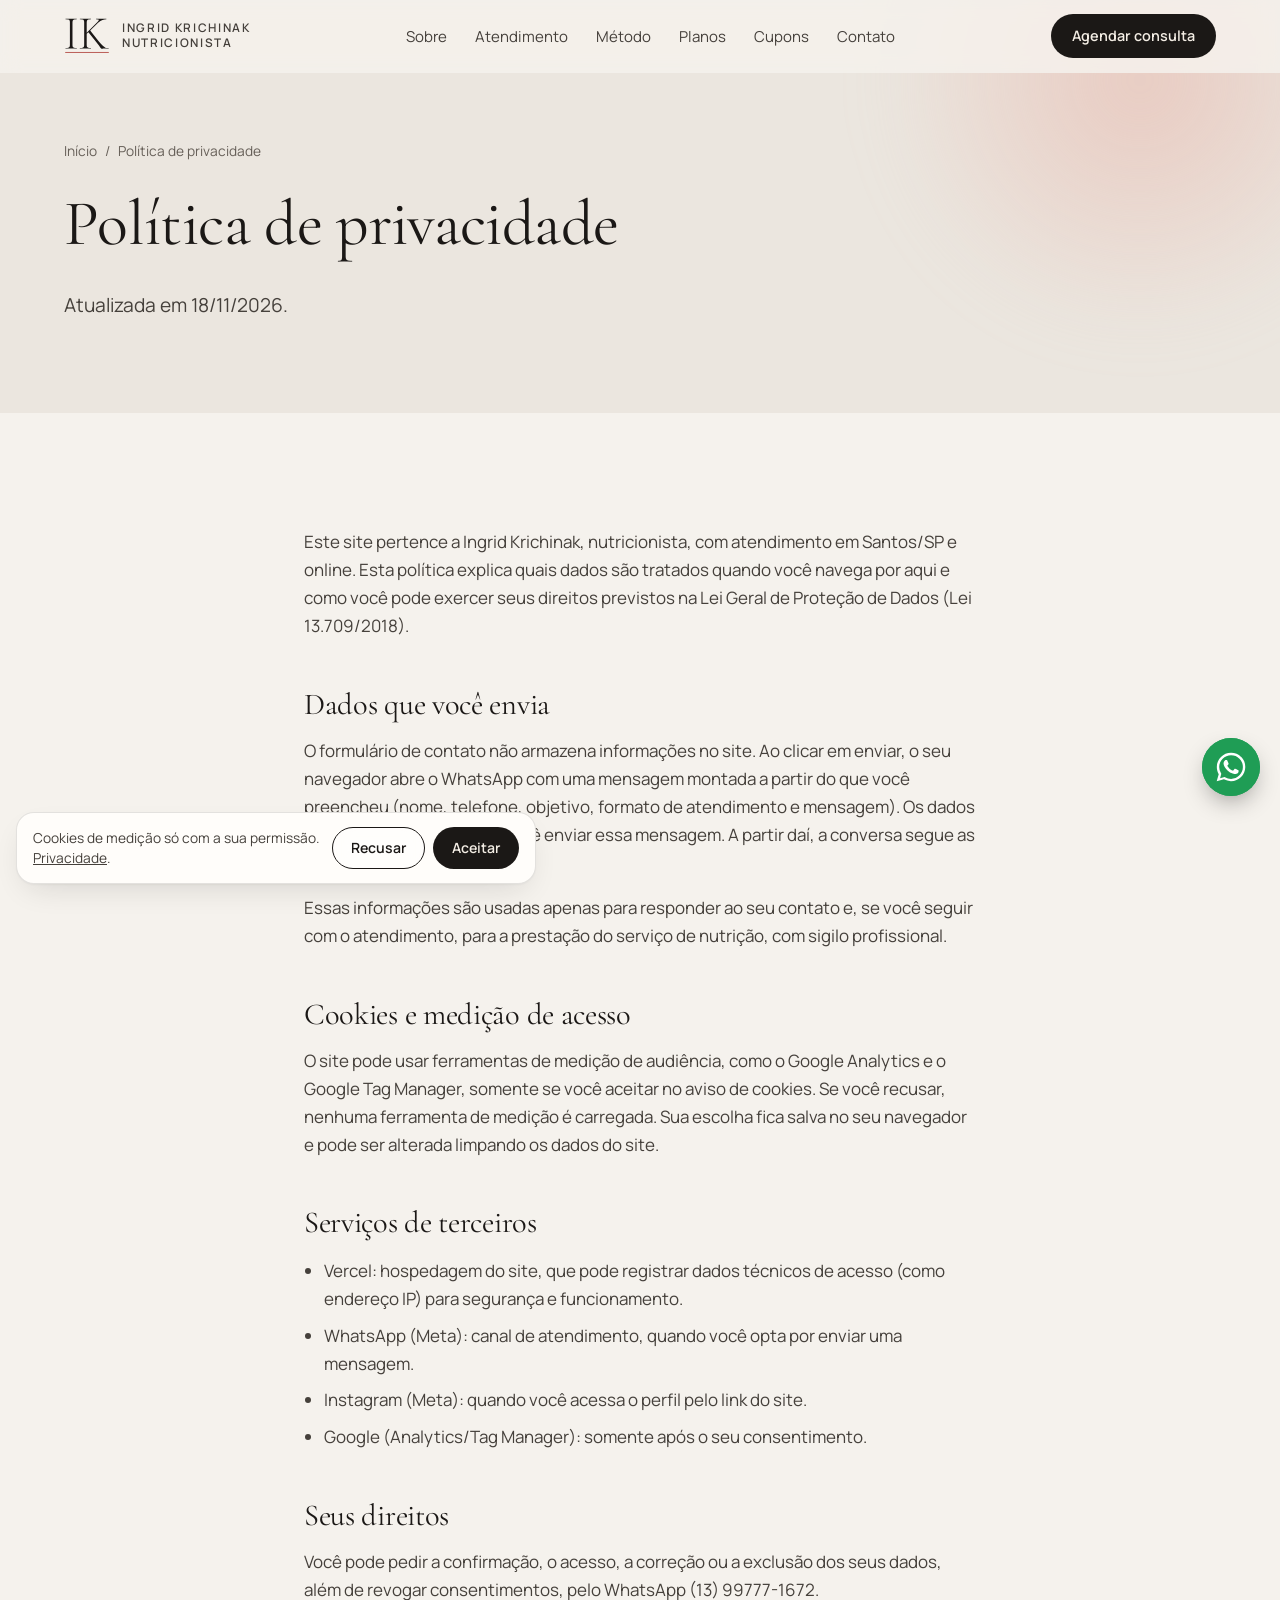
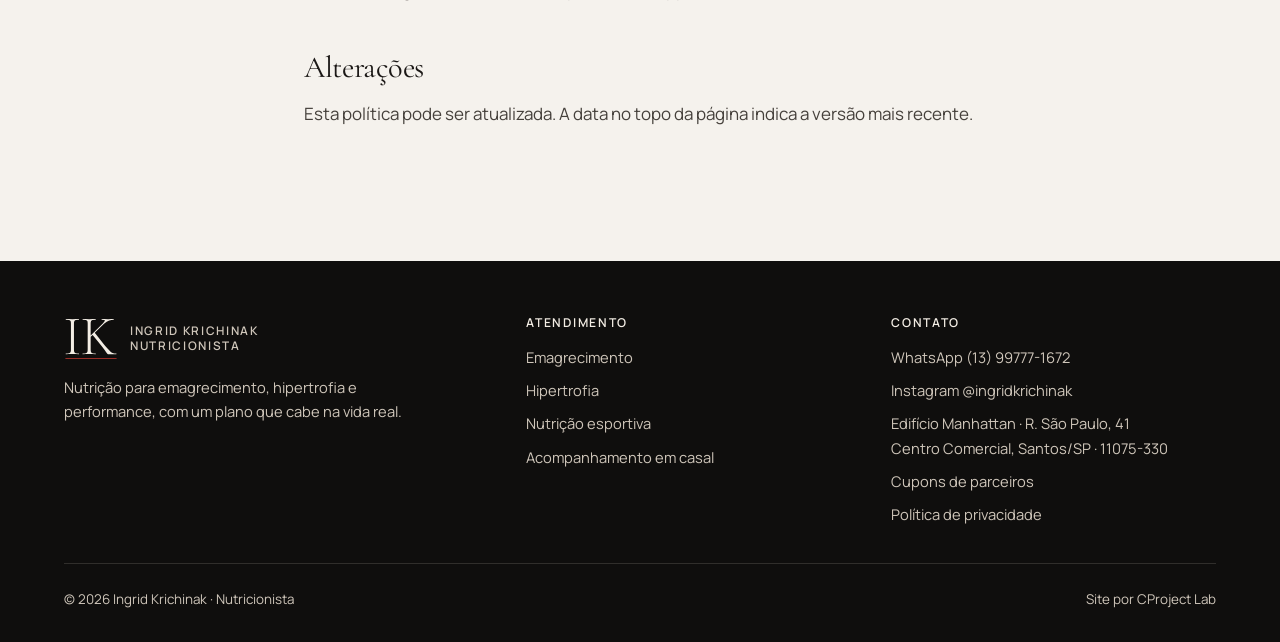
<file: politica-de-privacidade/index.html>
<!doctype html>
<html lang="pt-BR">
<head>
<meta charset="utf-8">
<meta name="viewport" content="width=device-width, initial-scale=1, viewport-fit=cover">
<title>Política de privacidade | Ingrid Krichinak</title>
<meta name="description" content="Como o site da nutricionista Ingrid Krichinak trata dados pessoais, cookies e contatos pelo WhatsApp, conforme a LGPD.">
<meta name="robots" content="noindex, follow">
<link rel="canonical" href="https://ingrid-krichinak.vercel.app/politica-de-privacidade/">
<meta name="theme-color" content="#ebe6df">
<link rel="icon" href="/assets/favicon.svg" type="image/svg+xml">
<link rel="icon" href="/assets/favicon-32.png" sizes="32x32" type="image/png">
<link rel="apple-touch-icon" href="/assets/apple-touch-icon.png">
<meta property="og:type" content="website">
<meta property="og:locale" content="pt_BR">
<meta property="og:site_name" content="Ingrid Krichinak Nutricionista">
<meta property="og:title" content="Política de privacidade | Ingrid Krichinak">
<meta property="og:description" content="Como o site da nutricionista Ingrid Krichinak trata dados pessoais, cookies e contatos pelo WhatsApp, conforme a LGPD.">
<meta property="og:url" content="https://ingrid-krichinak.vercel.app/politica-de-privacidade/">
<meta property="og:image" content="https://ingrid-krichinak.vercel.app/assets/img/og.jpg">
<meta property="og:image:width" content="1200">
<meta property="og:image:height" content="630">
<meta property="og:image:alt" content="Ingrid Krichinak, nutricionista">
<meta name="twitter:card" content="summary_large_image">
<meta name="twitter:title" content="Política de privacidade | Ingrid Krichinak">
<meta name="twitter:description" content="Como o site da nutricionista Ingrid Krichinak trata dados pessoais, cookies e contatos pelo WhatsApp, conforme a LGPD.">
<meta name="twitter:image" content="https://ingrid-krichinak.vercel.app/assets/img/og.jpg">
<link rel="preload" href="/assets/fonts/cormorant-400.woff2" as="font" type="font/woff2" crossorigin>
<link rel="preload" href="/assets/fonts/manrope-400.woff2" as="font" type="font/woff2" crossorigin>

<link rel="stylesheet" href="/assets/site.css?v=202611181503">
<script src="/assets/vendor/lenis.min.js" defer></script>
<script src="/assets/site.js?v=202611181503" defer></script>
<script type="application/ld+json">{"@context": "https://schema.org", "@type": ["MedicalBusiness", "LocalBusiness"], "@id": "https://ingrid-krichinak.vercel.app/#negocio", "name": "Ingrid Krichinak Nutricionista", "description": "Nutricionista em Santos e online: emagrecimento, hipertrofia, nutrição esportiva e acompanhamento em casal.", "url": "https://ingrid-krichinak.vercel.app/", "image": "https://ingrid-krichinak.vercel.app/assets/img/og.jpg", "logo": "https://ingrid-krichinak.vercel.app/assets/apple-touch-icon.png", "telephone": "+55-13-99777-1672", "medicalSpecialty": "Nutrition", "areaServed": [{"@type": "City", "name": "Santos"}, {"@type": "Country", "name": "Brasil"}], "address": {"@type": "PostalAddress", "addressLocality": "Santos", "addressRegion": "SP", "addressCountry": "BR", "streetAddress": "R. São Paulo, 41 - Edifício Manhattan", "postalCode": "11075-330"}, "sameAs": ["https://www.instagram.com/ingridkrichinak/"], "founder": {"@type": "Person", "name": "Ingrid Krichinak", "jobTitle": "Nutricionista"}, "hasMap": "https://www.google.com/maps/search/?api=1&query=Edif%C3%ADcio%20Manhattan%2C%20R.%20S%C3%A3o%20Paulo%2C%2041%2C%20Santos%20-%20SP%2C%2011075-330"}</script>
<script type="application/ld+json">{"@context": "https://schema.org", "@type": "WebSite", "@id": "https://ingrid-krichinak.vercel.app/#site", "url": "https://ingrid-krichinak.vercel.app/", "name": "Ingrid Krichinak Nutricionista", "inLanguage": "pt-BR"}</script>
</head>
<body>
<a class="skip" href="#conteudo">Pular para o conteúdo</a>
<header class="nav">
  <div class="container nav-in">
    <a class="brand" href="/" aria-label="Ingrid Krichinak, página inicial"><svg viewBox="15 -660 960 790" role="img" aria-label="IK"><path fill="currentColor" d="M192 -81Q192 -52 198.0 -37.0Q204 -22 223.5 -17.0Q243 -12 281 -12Q283 -12 283.0 -6.0Q283 0 281 0Q257 0 228.0 -1.0Q199 -2 164 -2Q131 -2 101.5 -1.0Q72 0 48 0Q45 0 45.0 -6.0Q45 -12 48 -12Q86 -12 105.5 -17.0Q125 -22 131.5 -37.0Q138 -52 138 -81V-544Q138 -573 131.5 -587.5Q125 -602 105.5 -607.5Q86 -613 48 -613Q45 -613 45.0 -619.0Q45 -625 48 -625Q72 -625 101.5 -623.5Q131 -622 164 -622Q199 -622 228.5 -623.5Q258 -625 281 -625Q283 -625 283.0 -619.0Q283 -613 281 -613Q243 -613 224.0 -607.0Q205 -601 198.5 -586.0Q192 -571 192 -542Z M436 -81V-544Q436 -573 429.5 -587.5Q423 -602 404.0 -607.5Q385 -613 347 -613Q345 -613 345.0 -619.0Q345 -625 347 -625Q371 -625 400.5 -623.5Q430 -622 462 -622Q497 -622 526.0 -623.5Q555 -625 578 -625Q580 -625 580.0 -619.0Q580 -613 578 -613Q540 -613 521.0 -607.0Q502 -601 495.5 -586.0Q489 -571 489 -542V-331L709 -550Q747 -588 742.5 -600.5Q738 -613 685 -613Q683 -613 683.0 -619.0Q683 -625 685 -625Q709 -625 733.5 -623.5Q758 -622 798 -622Q835 -622 856.5 -623.5Q878 -625 898 -625Q901 -625 901.0 -619.0Q901 -613 898 -613Q864 -613 819.0 -599.0Q774 -585 732 -544L562 -378L705 -198Q752 -139 784.5 -102.5Q817 -66 839.0 -47.0Q861 -28 878.0 -20.5Q895 -13 910.5 -12.5Q926 -12 945 -12Q948 -12 948.0 -6.0Q948 0 945 0H833Q826 0 821.5 0.5Q817 1 812 1Q798 1 790.0 -4.0Q782 -9 771.5 -24.0Q761 -39 741.0 -68.0Q721 -97 683 -145L524 -342L489 -308V-81Q489 -52 495.0 -37.0Q501 -22 520.5 -17.0Q540 -12 578 -12Q580 -12 580.0 -6.0Q580 0 578 0Q554 0 525.5 -1.0Q497 -2 462 -2Q430 -2 400.0 -1.0Q370 0 346 0Q344 0 344.0 -6.0Q344 -12 346 -12Q384 -12 403.5 -17.0Q423 -22 429.5 -37.0Q436 -52 436 -81Z"/><rect x="40" y="70" width="910" height="16" fill="#a8322a"/></svg><span>Ingrid Krichinak<br>Nutricionista</span></a>
    <nav class="nav-panel" id="menu" aria-label="Principal">
      <ul class="nav-links"><li><a href="/#sobre">Sobre</a></li><li><a href="/#atendimento">Atendimento</a></li><li><a href="/#metodo">Método</a></li><li><a href="/#formatos">Planos</a></li><li><a href="/cupons/">Cupons</a></li><li><a href="/#contato">Contato</a></li></ul>
      <a class="btn btn-primary nav-cta" href="https://wa.me/5513997771672?text=Ol%C3%A1%2C%20Ingrid%21%20Vim%20pelo%20site%20e%20quero%20agendar%20uma%20consulta." target="_blank" rel="noopener" data-cta="nav">Agendar consulta</a>
    </nav>
    <button class="menu-btn" type="button" aria-label="Abrir menu" aria-controls="menu" aria-expanded="false"><span></span><span></span><span></span></button>
  </div>
</header>

<main id="conteudo">
<section class="page-hero"><div class="container"><nav class="crumbs" aria-label="Você está em"><a href="/">Início</a><span>/</span>Política de privacidade</nav><h1>Política de privacidade</h1><p class="lead">Atualizada em 18/11/2026.</p></div></section>
<section class="section"><div class="container prose legal">
<p>Este site pertence a Ingrid Krichinak, nutricionista, com atendimento em Santos/SP e online. Esta política explica quais dados são tratados quando você navega por aqui e como você pode exercer seus direitos previstos na Lei Geral de Proteção de Dados (Lei 13.709/2018).</p>
<h2>Dados que você envia</h2>
<p>O formulário de contato não armazena informações no site. Ao clicar em enviar, o seu navegador abre o WhatsApp com uma mensagem montada a partir do que você preencheu (nome, telefone, objetivo, formato de atendimento e mensagem). Os dados só são compartilhados se você enviar essa mensagem. A partir daí, a conversa segue as regras do WhatsApp (Meta).</p>
<p>Essas informações são usadas apenas para responder ao seu contato e, se você seguir com o atendimento, para a prestação do serviço de nutrição, com sigilo profissional.</p>
<h2>Cookies e medição de acesso</h2>
<p>O site pode usar ferramentas de medição de audiência, como o Google Analytics e o Google Tag Manager, somente se você aceitar no aviso de cookies. Se você recusar, nenhuma ferramenta de medição é carregada. Sua escolha fica salva no seu navegador e pode ser alterada limpando os dados do site.</p>
<h2>Serviços de terceiros</h2>
<ul>
<li>Vercel: hospedagem do site, que pode registrar dados técnicos de acesso (como endereço IP) para segurança e funcionamento.</li>
<li>WhatsApp (Meta): canal de atendimento, quando você opta por enviar uma mensagem.</li>
<li>Instagram (Meta): quando você acessa o perfil pelo link do site.</li>
<li>Google (Analytics/Tag Manager): somente após o seu consentimento.</li>
</ul>
<h2>Seus direitos</h2>
<p>Você pode pedir a confirmação, o acesso, a correção ou a exclusão dos seus dados, além de revogar consentimentos, pelo WhatsApp (13) 99777-1672.</p>
<h2>Alterações</h2>
<p>Esta política pode ser atualizada. A data no topo da página indica a versão mais recente.</p>
</div></section>
</main>
<footer class="footer">
  <div class="container">
    <div class="footer-grid">
      <div>
        <a class="brand" href="/" aria-label="Ingrid Krichinak, página inicial"><svg viewBox="15 -660 960 790" role="img" aria-label="IK"><path fill="currentColor" d="M192 -81Q192 -52 198.0 -37.0Q204 -22 223.5 -17.0Q243 -12 281 -12Q283 -12 283.0 -6.0Q283 0 281 0Q257 0 228.0 -1.0Q199 -2 164 -2Q131 -2 101.5 -1.0Q72 0 48 0Q45 0 45.0 -6.0Q45 -12 48 -12Q86 -12 105.5 -17.0Q125 -22 131.5 -37.0Q138 -52 138 -81V-544Q138 -573 131.5 -587.5Q125 -602 105.5 -607.5Q86 -613 48 -613Q45 -613 45.0 -619.0Q45 -625 48 -625Q72 -625 101.5 -623.5Q131 -622 164 -622Q199 -622 228.5 -623.5Q258 -625 281 -625Q283 -625 283.0 -619.0Q283 -613 281 -613Q243 -613 224.0 -607.0Q205 -601 198.5 -586.0Q192 -571 192 -542Z M436 -81V-544Q436 -573 429.5 -587.5Q423 -602 404.0 -607.5Q385 -613 347 -613Q345 -613 345.0 -619.0Q345 -625 347 -625Q371 -625 400.5 -623.5Q430 -622 462 -622Q497 -622 526.0 -623.5Q555 -625 578 -625Q580 -625 580.0 -619.0Q580 -613 578 -613Q540 -613 521.0 -607.0Q502 -601 495.5 -586.0Q489 -571 489 -542V-331L709 -550Q747 -588 742.5 -600.5Q738 -613 685 -613Q683 -613 683.0 -619.0Q683 -625 685 -625Q709 -625 733.5 -623.5Q758 -622 798 -622Q835 -622 856.5 -623.5Q878 -625 898 -625Q901 -625 901.0 -619.0Q901 -613 898 -613Q864 -613 819.0 -599.0Q774 -585 732 -544L562 -378L705 -198Q752 -139 784.5 -102.5Q817 -66 839.0 -47.0Q861 -28 878.0 -20.5Q895 -13 910.5 -12.5Q926 -12 945 -12Q948 -12 948.0 -6.0Q948 0 945 0H833Q826 0 821.5 0.5Q817 1 812 1Q798 1 790.0 -4.0Q782 -9 771.5 -24.0Q761 -39 741.0 -68.0Q721 -97 683 -145L524 -342L489 -308V-81Q489 -52 495.0 -37.0Q501 -22 520.5 -17.0Q540 -12 578 -12Q580 -12 580.0 -6.0Q580 0 578 0Q554 0 525.5 -1.0Q497 -2 462 -2Q430 -2 400.0 -1.0Q370 0 346 0Q344 0 344.0 -6.0Q344 -12 346 -12Q384 -12 403.5 -17.0Q423 -22 429.5 -37.0Q436 -52 436 -81Z"/><rect x="40" y="70" width="910" height="16" fill="#a8322a"/></svg><span>Ingrid Krichinak<br>Nutricionista</span></a>
        <p>Nutrição para emagrecimento, hipertrofia e performance, com um plano que cabe na vida real.</p>
      </div>
      <div>
        <h3>Atendimento</h3>
        <ul><li><a href="/emagrecimento/">Emagrecimento</a></li><li><a href="/hipertrofia/">Hipertrofia</a></li><li><a href="/nutricao-esportiva/">Nutrição esportiva</a></li><li><a href="/acompanhamento-em-casal/">Acompanhamento em casal</a></li></ul>
      </div>
      <div>
        <h3>Contato</h3>
        <ul>
          <li><a href="https://wa.me/5513997771672?text=Ol%C3%A1%2C%20Ingrid%21%20Vim%20pelo%20site%20e%20quero%20falar%20com%20voc%C3%AA." target="_blank" rel="noopener" data-cta="footer">WhatsApp (13) 99777-1672</a></li>
          <li><a href="https://www.instagram.com/ingridkrichinak/" target="_blank" rel="noopener">Instagram @ingridkrichinak</a></li>
          <li>Edifício Manhattan · R. São Paulo, 41<br>Centro Comercial, Santos/SP · 11075-330</li>
          <li><a href="/cupons/">Cupons de parceiros</a></li>
          <li><a href="/politica-de-privacidade/">Política de privacidade</a></li>
        </ul>
      </div>
    </div>
    <div class="footer-bottom">
      <span>© 2026 Ingrid Krichinak · Nutricionista</span>
      <span>Site por <a href="https://www.instagram.com/cproject.dev/" target="_blank" rel="noopener">CProject Lab</a></span>
    </div>
  </div>
</footer>
<a class="wa-float" href="https://wa.me/5513997771672?text=Ol%C3%A1%2C%20Ingrid%21%20Vim%20pelo%20site%20e%20quero%20falar%20com%20voc%C3%AA." target="_blank" rel="noopener" aria-label="Conversar com a Ingrid no WhatsApp" data-cta="float"><svg viewBox="0 0 24 24" fill="currentColor" aria-hidden="true"><path d="M17.47 14.38c-.3-.15-1.75-.86-2.02-.96-.27-.1-.47-.15-.67.15-.2.3-.77.96-.94 1.16-.17.2-.35.22-.64.07-.3-.15-1.25-.46-2.38-1.47-.88-.78-1.47-1.75-1.64-2.05-.17-.3-.02-.46.13-.6.13-.14.3-.35.45-.52.15-.17.2-.3.3-.5.1-.2.05-.37-.03-.52-.07-.15-.67-1.6-.92-2.2-.24-.58-.49-.5-.67-.5h-.57c-.2 0-.52.07-.79.37-.27.3-1.04 1.02-1.04 2.48s1.07 2.88 1.21 3.08c.15.2 2.1 3.2 5.08 4.48.71.31 1.26.49 1.7.63.71.23 1.36.2 1.87.12.57-.08 1.75-.72 2-1.41.25-.7.25-1.29.17-1.41-.07-.13-.27-.2-.57-.35zM12.04 21.5h-.01a9.45 9.45 0 0 1-4.82-1.32l-.35-.2-3.58.94.96-3.49-.23-.36a9.43 9.43 0 0 1-1.45-5.03c0-5.22 4.25-9.46 9.48-9.46a9.4 9.4 0 0 1 6.7 2.78 9.4 9.4 0 0 1 2.77 6.69c0 5.22-4.25 9.46-9.47 9.46zm8.06-17.52A11.33 11.33 0 0 0 12.04.65C5.76.65.65 5.75.65 12.03c0 2 .52 3.96 1.52 5.69L.55 23.35l5.77-1.51a11.37 11.37 0 0 0 5.71 1.46h.01c6.28 0 11.39-5.1 11.39-11.38 0-3.04-1.18-5.9-3.33-8.04z"/></svg></a>
<div class="cookie" role="dialog" aria-live="polite" aria-label="Aviso de cookies">
  <p>Cookies de medição só com a sua permissão. <a href="/politica-de-privacidade/">Privacidade</a>.</p>
  <div class="btns"><button class="btn btn-ghost" type="button" data-consent="no">Recusar</button><button class="btn btn-primary" type="button" data-consent="yes">Aceitar</button></div>
</div>
</body>
</html>
</file>
<file: assets/site.css>
@font-face{font-family:"Cormorant";src:url(/assets/fonts/cormorant-400.woff2) format("woff2");font-weight:400;font-style:normal;font-display:swap}
@font-face{font-family:"Cormorant";src:url(/assets/fonts/cormorant-400i.woff2) format("woff2");font-weight:400;font-style:italic;font-display:swap}
@font-face{font-family:"Manrope";src:url(/assets/fonts/manrope-400.woff2) format("woff2");font-weight:400;font-style:normal;font-display:swap}
@font-face{font-family:"Manrope";src:url(/assets/fonts/manrope-600.woff2) format("woff2");font-weight:600;font-style:normal;font-display:swap}

:root{
  --bg:#f5f2ed;--stone:#ebe6df;--paper:#fffdfa;
  --ink:#1b1816;--ink-2:#45403b;--muted:#665f58;
  --accent:#a8322a;--accent-2:#c4433a;--accent-soft:#f1dcd6;
  --dark:#161412;--dark-2:#221f1c;--cream:#f3ede4;--cream-2:#cfc6ba;
  --line:rgba(27,24,22,.12);--line-d:rgba(243,237,228,.14);
  --serif:"Cormorant",Georgia,"Times New Roman",serif;
  --sans:"Manrope",system-ui,-apple-system,"Segoe UI",Roboto,sans-serif;
  --r:18px;--r-lg:28px;
  --shadow:0 1px 2px rgba(27,24,22,.04),0 12px 32px -12px rgba(27,24,22,.16);
  --container:1200px;
  --h1:clamp(2.6rem,1.6rem + 3.6vw,4.6rem);
  --h2:clamp(2.1rem,1.5rem + 2.2vw,3.3rem);
  --h3:clamp(1.45rem,1.25rem + .6vw,1.75rem);
}
*,*::before,*::after{box-sizing:border-box}
html{-webkit-text-size-adjust:100%;scroll-behavior:smooth;scroll-padding-top:84px}
body{margin:0;background:var(--bg);color:var(--ink);font-family:var(--sans);font-size:1.0625rem;line-height:1.65;overflow-x:hidden;-webkit-font-smoothing:antialiased}
img{max-width:100%;height:auto;display:block}
a{color:inherit}
:focus-visible{outline:2px solid var(--accent);outline-offset:3px;border-radius:4px}
h1,h2,h3{font-family:var(--serif);font-weight:400;line-height:1.08;letter-spacing:-.01em;margin:0 0 .5em}
h1{font-size:var(--h1)}h2{font-size:var(--h2)}h3{font-size:var(--h3);line-height:1.2}
h1 em,h2 em{font-style:italic;color:var(--accent)}
p{margin:0 0 1em}
.container{width:100%;max-width:var(--container);margin:0 auto;padding:0 24px}
.section{padding:clamp(72px,9vw,120px) 0}
.eyebrow{display:inline-flex;align-items:center;gap:10px;font-size:.78rem;font-weight:600;letter-spacing:.16em;text-transform:uppercase;color:var(--accent);margin-bottom:18px}
.eyebrow::before{content:"";width:28px;height:1px;background:currentColor}
.lead{font-size:clamp(1.05rem,1rem + .3vw,1.2rem);color:var(--ink-2);max-width:60ch}
.center{text-align:center}.center .lead{margin-left:auto;margin-right:auto}.center .eyebrow{justify-content:center}
.sr-only{position:absolute;width:1px;height:1px;padding:0;margin:-1px;overflow:hidden;clip:rect(0,0,0,0);border:0}
.skip{position:absolute;left:12px;top:-60px;background:var(--ink);color:var(--cream);padding:10px 16px;border-radius:8px;z-index:200;text-decoration:none}
.skip:focus{top:12px}

/* Buttons */
.btn{display:inline-flex;align-items:center;justify-content:center;gap:10px;min-height:52px;padding:0 26px;border-radius:999px;font:600 .98rem/1 var(--sans);text-decoration:none;border:1px solid transparent;cursor:pointer;transition:background .2s,color .2s,border-color .2s,transform .2s}
.btn-primary{background:var(--ink);color:var(--cream)}
.btn-primary:hover{background:var(--accent)}
.btn-ghost{border-color:var(--ink);color:var(--ink);background:transparent}
.btn-ghost:hover{background:var(--ink);color:var(--cream)}
.btn-light{background:var(--cream);color:var(--ink)}
.btn-light:hover{background:var(--accent-2);color:#fff}
.btn svg{width:20px;height:20px;flex:none}
.link-arrow{display:inline-flex;align-items:center;gap:8px;font-weight:600;color:var(--accent);text-decoration:none}
.link-arrow::after{content:"→";transition:transform .2s}
.link-arrow:hover::after{transform:translateX(4px)}

/* Nav */
.nav{position:fixed;inset:0 0 auto;z-index:100;background:rgba(245,242,237,.86);backdrop-filter:saturate(1.2) blur(10px);-webkit-backdrop-filter:saturate(1.2) blur(10px);border-bottom:1px solid transparent;transition:border-color .3s}
.nav.scrolled{border-bottom-color:var(--line)}
.nav-in{display:flex;align-items:center;justify-content:space-between;height:72px;gap:24px}
.brand{display:flex;align-items:center;gap:12px;text-decoration:none}
.brand svg{width:46px;height:auto;color:var(--ink)}
.brand span{font:600 .74rem/1.25 var(--sans);letter-spacing:.14em;text-transform:uppercase;color:var(--ink-2)}
.nav-links{display:flex;align-items:center;gap:28px;list-style:none;margin:0;padding:0}
.nav-links a{text-decoration:none;font-size:.94rem;color:var(--ink-2)}
.nav-links a:hover{color:var(--accent)}
.nav .btn{min-height:44px;padding:0 20px;font-size:.9rem}
.menu-btn{display:none;width:44px;height:44px;border:0;background:transparent;cursor:pointer;padding:10px}
.menu-btn span{display:block;height:1.5px;background:var(--ink);margin:6px 0;transition:transform .25s,opacity .25s}
.menu-open .menu-btn span:nth-child(1){transform:translateY(7.5px) rotate(45deg)}
.menu-open .menu-btn span:nth-child(2){opacity:0}
.menu-open .menu-btn span:nth-child(3){transform:translateY(-7.5px) rotate(-45deg)}

/* Hero */
.hero{position:relative;padding:112px 0 64px;overflow:hidden;background:var(--stone);min-height:min(100svh,900px);display:flex;align-items:center}
.hero-bg{position:absolute;inset:0;pointer-events:none;overflow:hidden}
.blob{position:absolute;border-radius:50%;filter:blur(70px);opacity:.55;will-change:transform}
.blob.b1{width:520px;height:520px;background:radial-gradient(circle,#e7b8ad 0%,rgba(231,184,173,0) 70%);right:8%;top:-120px;animation:drift1 22s ease-in-out infinite alternate}
.blob.b2{width:460px;height:460px;background:radial-gradient(circle,#fbf8f3 0%,rgba(251,248,243,0) 70%);left:-140px;bottom:-160px;opacity:.9;animation:drift2 26s ease-in-out infinite alternate}
.blob.b3{width:300px;height:300px;background:radial-gradient(circle,rgba(168,50,42,.35) 0%,rgba(168,50,42,0) 70%);right:30%;bottom:-80px;animation:drift3 30s ease-in-out infinite alternate}
.paused .blob{animation-play-state:paused}
@keyframes drift1{to{transform:translate(-120px,140px) scale(1.15)}}
@keyframes drift2{to{transform:translate(160px,-90px) scale(1.1)}}
@keyframes drift3{to{transform:translate(-180px,-140px) scale(1.25)}}
.hero-grid{position:relative;display:grid;grid-template-columns:1.08fr .92fr;gap:clamp(32px,5vw,72px);align-items:center}
.hero h1{margin-bottom:22px;max-width:15ch;font-size:clamp(2.5rem,1.4rem + 3.1vw,4rem)}
.hero .lead{margin-bottom:34px}
.hero-ctas{display:flex;flex-wrap:wrap;gap:14px}
.hero-photo{position:relative;justify-self:end;width:100%;max-width:min(430px,calc((100svh - 150px)*.8))}
.hero-photo .frame{border-radius:240px 240px 26px 26px;overflow:hidden;box-shadow:var(--shadow);aspect-ratio:4/5;background:#e2ddd6}
.hero-photo .frame img{width:100%;height:100%;object-fit:cover}
.hero-photo .badge{position:absolute;left:-28px;bottom:42px;background:var(--paper);border-radius:16px;padding:14px 18px;box-shadow:var(--shadow);display:flex;gap:12px;align-items:center;max-width:260px}
.hero-photo .badge strong{display:block;font:400 1.6rem/1 var(--serif);color:var(--accent)}
.hero-photo .badge span{font-size:.82rem;line-height:1.35;color:var(--ink-2)}
.hero-photo .ring{position:absolute;inset:-14px -14px auto auto;width:120px;height:120px;border:1px solid rgba(168,50,42,.35);border-radius:50%}

/* Proof strip */
.proof{background:var(--dark);color:var(--cream)}
.proof ul{list-style:none;margin:0;padding:28px 0;display:grid;grid-template-columns:repeat(4,1fr);gap:24px}
.proof li{display:flex;gap:14px;align-items:flex-start;font-size:.93rem;line-height:1.45;color:var(--cream-2)}
.proof li b{display:block;color:var(--cream);font-weight:600;margin-bottom:2px}
.proof .dot{flex:none;width:8px;height:8px;border-radius:50%;background:var(--accent-2);margin-top:7px}

/* Areas */
.areas-head{display:flex;justify-content:space-between;align-items:end;gap:32px;margin-bottom:48px}
.areas-head .lead{margin:0;max-width:44ch}
.cards{display:grid;grid-template-columns:repeat(4,1fr);gap:20px}
.card{position:relative;background:var(--paper);border:1px solid var(--line);border-radius:var(--r);padding:30px 26px 28px;display:flex;flex-direction:column;text-decoration:none;transition:transform .25s,box-shadow .25s,border-color .25s}
.card .num{font:italic 400 1.1rem/1 var(--serif);color:var(--accent);margin-bottom:28px}
.card h3{margin-bottom:12px}
.card p{color:var(--ink-2);font-size:.96rem;flex:1}
.card .link-arrow{margin-top:8px;font-size:.92rem}

/* Method (dark) */
.method{background:var(--dark);color:var(--cream);position:relative;overflow:hidden}
.method::before{content:"";position:absolute;width:640px;height:640px;left:-220px;top:-260px;border-radius:50%;background:radial-gradient(circle,rgba(196,67,58,.22),rgba(196,67,58,0) 68%);pointer-events:none}
.method::after{content:"";position:absolute;width:520px;height:520px;right:-180px;bottom:-240px;border-radius:50%;background:radial-gradient(circle,rgba(243,237,228,.07),rgba(243,237,228,0) 70%);pointer-events:none}
.method .container{position:relative;z-index:1}
.method .eyebrow{color:#e98a7f}
.method h2 em{color:#e98a7f}
.method .lead{color:var(--cream-2)}
.method-grid{display:grid;grid-template-columns:.9fr 1.1fr;gap:clamp(40px,6vw,96px);align-items:start}
.quote{font:italic 400 clamp(1.5rem,1.2rem + 1vw,2.1rem)/1.3 var(--serif);border-left:2px solid var(--accent-2);padding-left:22px;margin:32px 0 0;color:var(--cream)}
.pillars{display:grid;gap:0;margin:0;padding:0;list-style:none}
.pillars li{display:grid;grid-template-columns:56px 1fr;gap:16px;padding:26px 0;border-top:1px solid var(--line-d)}
.pillars li:last-child{border-bottom:1px solid var(--line-d)}
.pillars .n{font:400 1.9rem/1 var(--serif);color:#e98a7f}
.pillars h3{font-size:1.45rem;margin-bottom:6px;color:var(--cream)}
.pillars p{margin:0;color:var(--cream-2);font-size:.97rem}
.materials{display:flex;flex-wrap:wrap;gap:8px;margin-top:12px}
.materials span{font-size:.8rem;border:1px solid var(--line-d);border-radius:999px;padding:5px 12px;color:var(--cream)}

/* Plans */
.plans{display:grid;grid-template-columns:repeat(3,1fr);gap:20px;margin-top:52px}
.plan{background:var(--paper);border:1px solid var(--line);border-radius:var(--r-lg);padding:34px 30px;display:flex;flex-direction:column}
.plan.feature{background:var(--ink);color:var(--cream);border-color:var(--ink)}
.plan .tag{font-size:.74rem;font-weight:600;letter-spacing:.14em;text-transform:uppercase;color:var(--accent);margin-bottom:14px}
.plan.feature .tag{color:#e98a7f}
.plan p{color:var(--ink-2);font-size:.97rem}
.plan.feature p{color:var(--cream-2)}
.plan ul{list-style:none;padding:0;margin:4px 0 28px;flex:1}
.plan li{position:relative;padding:9px 0 9px 26px;border-top:1px solid var(--line);font-size:.95rem}
.plan.feature li{border-top-color:var(--line-d)}
.plan li::before{content:"";position:absolute;left:2px;top:17px;width:10px;height:6px;border-left:1.5px solid var(--accent);border-bottom:1.5px solid var(--accent);transform:rotate(-45deg)}
.plan.feature li::before{border-color:#e98a7f}
.plan .btn{width:100%}

/* About */
.about{background:var(--stone)}
.about-grid{display:grid;grid-template-columns:.85fr 1.15fr;gap:clamp(40px,6vw,96px);align-items:center}
.about-photo{position:relative}
.about-photo img{border-radius:var(--r-lg);width:100%;aspect-ratio:4/5;object-fit:cover;box-shadow:var(--shadow)}
.about-photo::after{content:"";position:absolute;inset:auto -16px -16px auto;width:55%;height:45%;border:1px solid rgba(168,50,42,.35);border-radius:var(--r-lg);z-index:-1}
.about-photo{z-index:0}
.facts{display:grid;grid-template-columns:1fr 1fr;gap:16px;margin-top:30px}
.fact{background:var(--paper);border-radius:var(--r);padding:20px 22px;border:1px solid var(--line)}
.fact strong{display:block;font:400 1.35rem/1.15 var(--serif);margin-bottom:4px}
.fact span{font-size:.9rem;color:var(--ink-2);line-height:1.45;display:block}

/* Steps */
.steps{display:grid;grid-template-columns:repeat(4,1fr);gap:20px;margin-top:52px;counter-reset:s;list-style:none;padding:0}
.steps li{position:relative;padding-top:28px;border-top:1px solid var(--ink)}
.steps li::before{counter-increment:s;content:"0" counter(s);position:absolute;top:-14px;left:0;background:var(--bg);padding-right:12px;font:italic 400 1.4rem/1 var(--serif);color:var(--accent)}
.steps h3{font-size:1.4rem;margin-bottom:8px}
.steps p{font-size:.96rem;color:var(--ink-2);margin:0}

/* FAQ */
.faq{background:var(--paper)}
.faq-grid{display:grid;grid-template-columns:.8fr 1.2fr;gap:clamp(40px,6vw,96px)}
.faq details{border-bottom:1px solid var(--line)}
.faq details:first-of-type{border-top:1px solid var(--line)}
.faq summary{list-style:none;cursor:pointer;padding:22px 44px 22px 0;position:relative;font:400 1.35rem/1.3 var(--serif)}
.faq summary::-webkit-details-marker{display:none}
.faq summary::after{content:"";position:absolute;right:6px;top:50%;width:14px;height:14px;margin-top:-7px;background:linear-gradient(var(--accent),var(--accent)) center/14px 1.5px no-repeat,linear-gradient(var(--accent),var(--accent)) center/1.5px 14px no-repeat;transition:transform .25s}
.faq details[open] summary::after{transform:rotate(45deg)}
.faq details p{margin:0 0 22px;color:var(--ink-2);max-width:64ch}

/* Contact */
.contact{background:var(--dark);color:var(--cream);position:relative;overflow:hidden}
.contact::before{content:"";position:absolute;width:560px;height:560px;right:-160px;top:-220px;border-radius:50%;background:radial-gradient(circle,rgba(196,67,58,.2),rgba(196,67,58,0) 68%)}
.contact .container{position:relative}
.contact .eyebrow{color:#e98a7f}
.contact h2 em{color:#e98a7f}
.contact .lead{color:var(--cream-2)}
.contact-grid{display:grid;grid-template-columns:1fr 1fr;gap:clamp(40px,6vw,96px);align-items:start}
.contact-list{list-style:none;padding:0;margin:32px 0 0;display:grid;gap:14px}
.contact-list a,.contact-list div{display:flex;gap:14px;align-items:center;text-decoration:none;color:var(--cream);font-size:1rem}
.contact-list svg{width:22px;height:22px;flex:none;color:#e98a7f}
.contact-list a:hover{color:#e98a7f}
.form{background:var(--dark-2);border:1px solid var(--line-d);border-radius:var(--r-lg);padding:clamp(24px,3vw,36px)}
.form .row{display:grid;grid-template-columns:1fr 1fr;gap:14px}
.field{display:flex;flex-direction:column;gap:7px;margin-bottom:16px}
.field label{font-size:.86rem;font-weight:600;color:var(--cream)}
.field input,.field select,.field textarea{font:400 1rem/1.4 var(--sans);color:var(--cream);background:rgba(243,237,228,.04);border:1px solid rgba(243,237,228,.22);border-radius:12px;padding:13px 14px;width:100%}
.field select option{color:#1b1816}
.field textarea{min-height:96px;resize:vertical}
.field input:focus,.field select:focus,.field textarea:focus{outline:none;border-color:#e98a7f;box-shadow:0 0 0 3px rgba(233,138,127,.18)}
.field .err{font-size:.8rem;color:#f0a59c;min-height:0}
.hp{position:absolute;left:-9999px;width:1px;height:1px;overflow:hidden}
.form .btn{width:100%}
.form-note{font-size:.82rem;color:var(--cream-2);margin:14px 0 0}
.form-note a{color:var(--cream)}
.form-status{font-size:.92rem;margin-top:12px;min-height:1.2em}
.form-status.ok{color:#a6d9b5}.form-status.bad{color:#f0a59c}

/* Footer */
.footer{background:#0f0e0d;color:var(--cream-2);padding:56px 0 calc(32px + env(safe-area-inset-bottom));font-size:.92rem}
.footer-grid{display:grid;grid-template-columns:1.3fr 1fr 1fr;gap:40px;padding-bottom:36px;border-bottom:1px solid var(--line-d)}
.footer .brand svg{color:var(--cream);width:54px}
.footer .brand span{color:var(--cream-2)}
.footer h3{font:600 .76rem/1 var(--sans);letter-spacing:.14em;text-transform:uppercase;color:var(--cream);margin-bottom:16px}
.footer ul{list-style:none;padding:0;margin:0;display:grid;gap:9px}
.footer a{text-decoration:none;color:var(--cream-2)}
.footer a:hover{color:var(--cream)}
.footer-bottom{display:flex;flex-wrap:wrap;justify-content:space-between;gap:12px;padding-top:24px;font-size:.84rem}
.footer p{margin:14px 0 0;max-width:42ch}

/* WhatsApp float */
.wa-float{position:fixed;right:20px;bottom:calc(20px + env(safe-area-inset-bottom));z-index:90;width:58px;height:58px;border-radius:50%;background:#1f9d55;color:#fff;display:grid;place-items:center;box-shadow:0 10px 26px -8px rgba(0,0,0,.45);transition:transform .2s,bottom .3s}
.wa-float svg{width:30px;height:30px}
body.cookie-on .wa-float{bottom:calc(var(--cookie-h,0px) + 16px + env(safe-area-inset-bottom))}

/* Cookie */
.cookie{position:fixed;left:16px;right:16px;bottom:calc(16px + env(safe-area-inset-bottom));z-index:95;max-width:520px;background:var(--paper);color:var(--ink);border:1px solid var(--line);border-radius:18px;box-shadow:var(--shadow);padding:14px 16px;display:none;gap:12px;align-items:center;flex-wrap:wrap;font-size:.86rem;line-height:1.45}
.cookie.show{display:flex}
.cookie p{margin:0;flex:1 1 260px;color:var(--ink-2)}
.cookie .btns{display:flex;gap:8px}
.cookie .btn{min-height:42px;padding:0 18px;font-size:.88rem}

/* Inner pages */
.page-hero{background:var(--stone);padding:140px 0 72px;position:relative;overflow:hidden}
.page-hero::before{content:"";position:absolute;width:520px;height:520px;right:-120px;top:-180px;border-radius:50%;background:radial-gradient(circle,rgba(231,184,173,.6),rgba(231,184,173,0) 70%);filter:blur(30px)}
.page-hero .container{position:relative}
.page-hero h1{max-width:18ch;font-size:clamp(2.4rem,1.6rem + 3vw,4rem)}
.crumbs{font-size:.86rem;color:var(--muted);margin-bottom:26px}
.crumbs a{text-decoration:none;color:var(--muted)}
.crumbs a:hover{color:var(--accent)}
.crumbs span{margin:0 8px}
.prose{max-width:720px}
.prose h2{font-size:clamp(1.8rem,1.4rem + 1.4vw,2.5rem);margin-top:1.4em}
.prose p,.prose li{color:var(--ink-2)}
.prose ul{padding-left:1.2em}
.prose li{margin-bottom:.5em}
.split{display:grid;grid-template-columns:1.25fr .75fr;gap:clamp(40px,6vw,88px);align-items:start}
.aside{position:sticky;top:100px;background:var(--paper);border:1px solid var(--line);border-radius:var(--r-lg);padding:30px}
.aside h2{font-size:1.7rem}
.aside img{border-radius:14px;margin:-6px 0 22px;aspect-ratio:4/5;object-fit:cover;width:100%}
.aside p{color:var(--ink-2);font-size:.95rem}
.aside .btn{width:100%;margin-top:6px}
.related{display:grid;grid-template-columns:repeat(3,1fr);gap:20px;margin-top:40px}
.legal h2{font-size:1.9rem;margin-top:1.6em}

/* Reveal */
.reveal{opacity:0;transform:translateY(18px);transition:opacity .7s ease,transform .7s ease}
.reveal.in{opacity:1;transform:none}

@media (max-width:1080px){
  .cards{grid-template-columns:repeat(2,1fr)}
  .proof ul{grid-template-columns:repeat(2,1fr)}
  .steps{grid-template-columns:repeat(2,1fr);row-gap:44px}
  .plans{grid-template-columns:1fr;max-width:560px;margin-left:auto;margin-right:auto}
}
@media (max-width:900px){
  .nav-links{display:none}
  .menu-btn{display:block}
  .nav-panel{position:fixed;inset:72px 0 auto;background:var(--bg);border-bottom:1px solid var(--line);padding:12px 24px 28px;display:none}
  .menu-open .nav-panel{display:block}
  .nav-panel .nav-links{display:flex;flex-direction:column;align-items:stretch;gap:0}
  .nav-panel .nav-links a{display:block;padding:14px 0;border-bottom:1px solid var(--line);font-size:1.05rem}
  .nav-panel .btn{width:100%;margin-top:18px}
  .hero{padding:96px 0 56px;min-height:0}
  .hero-grid,.method-grid,.about-grid,.faq-grid,.contact-grid,.split{grid-template-columns:1fr}
  .hero-photo{justify-self:center;max-width:380px;order:-1}
  .hero h1{max-width:none}
  .hero-photo .badge{left:-8px;bottom:22px}
  .areas-head{flex-direction:column;align-items:flex-start}
  .about-photo{max-width:440px}
  .footer-grid{grid-template-columns:1fr 1fr}
  .footer-grid>div:first-child{grid-column:1/-1}
  .aside{position:static}
  .related{grid-template-columns:1fr}
  .blob{filter:blur(50px)}
  .blob.b3{display:none}
}
@media (min-width:901px){.nav-panel{display:contents}}
@media (max-width:600px){
  body{font-size:1rem}
  .container{padding:0 20px}
  .cards,.proof ul,.facts,.form .row{grid-template-columns:1fr}
  .steps{grid-template-columns:1fr}
  .hero-ctas .btn{width:100%}
  .hero-photo{max-width:250px}
  .hero{padding-top:88px}
  .hero-photo .badge{display:none}
  .cookie{padding:12px 14px}
  .cookie p{flex-basis:100%}
  .hero-photo .ring{width:84px;height:84px}
  .footer-grid{grid-template-columns:1fr}
  .brand span{display:none}
  .wa-float{right:16px;width:56px;height:56px}
}
@media (prefers-reduced-motion:reduce){
  html{scroll-behavior:auto}
  .blob{animation:none!important}
  .reveal{opacity:1;transform:none;transition:none}
  .btn,.card{transition:none}
}

/* ============ Movimento, profundidade e glassmorphism ============ */
:root{
  --ease:cubic-bezier(.22,1,.36,1);
  --glass:rgba(255,255,255,.42);
  --glass-strong:rgba(255,255,255,.62);
  --glass-border:rgba(255,255,255,.75);
  --glass-blur:18px;
  --glass-shadow:0 1px 0 rgba(255,255,255,.7) inset,0 20px 50px -24px rgba(60,30,20,.28),0 2px 6px -2px rgba(60,30,20,.06);
  --glass-d:rgba(255,255,255,.055);
  --glass-d-border:rgba(255,255,255,.12);
}
html.lenis,html.lenis body{height:auto}
.lenis.lenis-smooth{scroll-behavior:auto!important}
.lenis.lenis-stopped{overflow:clip}

/* Orbs de fundo (dão cor para o vidro e profundidade) */
.has-orbs{position:relative;overflow:hidden;isolation:isolate}
.orbs{position:absolute;inset:0;pointer-events:none;z-index:-1}
.orb{position:absolute;border-radius:50%;filter:blur(60px);opacity:.95;will-change:transform}
.orb.rose{background:radial-gradient(circle at 40% 40%,#efb9ab,rgba(239,185,171,0) 68%)}
.orb.wine{background:radial-gradient(circle at 50% 50%,rgba(168,50,42,.42),rgba(168,50,42,0) 68%)}
.orb.sand{background:radial-gradient(circle at 50% 50%,#e7d3bd,rgba(231,211,189,0) 70%)}
.orb.milk{background:radial-gradient(circle at 50% 50%,#ffffff,rgba(255,255,255,0) 70%)}
.orb.float{animation:orbFloat 18s var(--ease) infinite alternate}
.orb.float.slow{animation-duration:26s}
@keyframes orbFloat{0%{transform:translate(0,0)}50%{transform:translate(40px,-30px)}100%{transform:translate(-30px,26px)}}

/* Vidro claro */
.card,.plan,.fact,.aside,.faq-panel,.steps li,.hero-photo .badge{
  background:var(--glass);
  -webkit-backdrop-filter:blur(var(--glass-blur)) saturate(150%);
  backdrop-filter:blur(var(--glass-blur)) saturate(150%);
  border:1px solid var(--glass-border);
  box-shadow:var(--glass-shadow);
}
.hero-photo .badge{background:var(--glass-strong)}
/* Vidro escuro */
.plan.feature{background:linear-gradient(160deg,rgba(40,34,30,.86),rgba(22,20,18,.92));border-color:rgba(255,255,255,.14);box-shadow:0 1px 0 rgba(255,255,255,.12) inset,0 30px 60px -28px rgba(22,20,18,.55)}
.form{background:var(--glass-d);-webkit-backdrop-filter:blur(16px) saturate(140%);backdrop-filter:blur(16px) saturate(140%);border-color:var(--glass-d-border);box-shadow:0 1px 0 rgba(255,255,255,.08) inset,0 30px 60px -30px rgba(0,0,0,.6)}
.pillars li{border-radius:18px;padding:24px 22px;margin-bottom:12px;background:var(--glass-d);-webkit-backdrop-filter:blur(14px);backdrop-filter:blur(14px);box-shadow:0 1px 0 rgba(255,255,255,.07) inset,0 20px 40px -26px rgba(0,0,0,.7);transition:background .5s var(--ease),border-color .5s var(--ease),transform .5s var(--ease)}
.pillars li,.pillars li:last-child{border:1px solid var(--glass-d-border)}
.pillars li:hover{background:rgba(255,255,255,.09);border-color:rgba(255,255,255,.22);transform:translateX(6px) scale(1.02)}

/* Cards: brilho que segue o cursor + crescer no hover */
.card,.plan,.fact,.steps li{position:relative;transform-style:preserve-3d;
  transform:perspective(900px) rotateX(var(--rx,0deg)) rotateY(var(--ry,0deg)) translateY(var(--ty,0px)) scale(var(--s,1));
  transition:transform .6s var(--ease),box-shadow .6s var(--ease),background .6s var(--ease),border-color .6s var(--ease)}
.card::before,.plan::before,.fact::before,.steps li::before{pointer-events:none}
.glare{position:absolute;inset:0;border-radius:inherit;pointer-events:none;opacity:0;transition:opacity .5s var(--ease);
  background:radial-gradient(420px circle at var(--mx,50%) var(--my,50%),rgba(255,255,255,.55),rgba(255,255,255,0) 45%)}
.plan.feature .glare{background:radial-gradient(420px circle at var(--mx,50%) var(--my,50%),rgba(255,255,255,.12),rgba(255,255,255,0) 45%)}
.card:hover,.plan:hover,.fact:hover,.steps li:hover{--ty:-8px;--s:1.035;background:var(--glass-strong);box-shadow:0 1px 0 rgba(255,255,255,.8) inset,0 34px 70px -28px rgba(60,30,20,.38)}
.plan.feature:hover{background:linear-gradient(160deg,rgba(48,40,35,.9),rgba(22,20,18,.95))}
.card:hover .glare,.plan:hover .glare,.fact:hover .glare,.steps li:hover .glare{opacity:1}
.card:hover{border-color:#fff}
.card h3,.plan h3{transition:color .4s var(--ease)}
.card:hover h3{color:var(--accent)}
.card .num{display:inline-grid;place-items:center;width:42px;height:42px;border-radius:50%;background:rgba(255,255,255,.7);border:1px solid rgba(168,50,42,.18);font-size:1rem}

/* Botões: crescer + brilho */
.btn{position:relative;overflow:hidden;transition:translate .35s var(--ease),transform .45s var(--ease),background .35s,color .35s,border-color .35s,box-shadow .45s var(--ease)}
.btn:hover{transform:translateY(-2px) scale(1.05);box-shadow:0 14px 30px -14px rgba(27,24,22,.5)}
.btn:active{transform:scale(.97)}
.btn::after{content:"";position:absolute;top:0;left:-60%;width:40%;height:100%;background:linear-gradient(100deg,rgba(255,255,255,0),rgba(255,255,255,.35),rgba(255,255,255,0));transform:skewX(-18deg);transition:left .7s var(--ease);pointer-events:none}
.btn:hover::after{left:130%}
.btn-ghost{background:rgba(255,255,255,.35);-webkit-backdrop-filter:blur(10px);backdrop-filter:blur(10px)}
.contact .btn-ghost,.method .btn-ghost{background:transparent}
.wa-float{transition:translate .35s var(--ease),transform .45s var(--ease),bottom .3s}
.wa-float:hover{transform:scale(1.12)}
.wa-float::before{content:"";position:absolute;inset:0;border-radius:50%;background:#1f9d55;z-index:-1;animation:waPulse 2.8s var(--ease) infinite}
@keyframes waPulse{0%{transform:scale(1);opacity:.55}100%{transform:scale(1.7);opacity:0}}
.nav-links a{position:relative}
.nav-links a::after{content:"";position:absolute;left:0;right:0;bottom:-6px;height:1px;background:var(--accent);transform:scaleX(0);transform-origin:right;transition:transform .45s var(--ease)}
.nav-links a:hover::after{transform:scaleX(1);transform-origin:left}

/* Hero: entrada + profundidade */
.hero-photo .frame{transition:transform .8s var(--ease)}
.hero-photo:hover .frame{transform:scale(1.02)}
.hero-photo .frame img{transform:scale(1.06);transition:transform 1.4s var(--ease)}
.hero-photo:hover .frame img{transform:scale(1.1)}
.hero-photo .badge{transition:transform .6s var(--ease)}
.hero-photo .badge:hover{transform:scale(1.05)}
.hero .eyebrow,.hero h1,.hero .lead,.hero-ctas,.hero-photo{animation:heroIn 1.1s var(--ease) both}
.hero h1{animation-delay:.08s}.hero .lead{animation-delay:.18s}.hero-ctas{animation-delay:.28s}.hero-photo{animation-delay:.12s;animation-name:heroPhotoIn;animation-duration:1.4s}
@keyframes heroIn{from{opacity:0;transform:translateY(28px)}to{opacity:1;transform:none}}
@keyframes heroPhotoIn{from{opacity:0;transform:translateY(40px) scale(.96)}to{opacity:1;transform:none}}
.hero-photo .ring{animation:ringSpin 30s linear infinite}
@keyframes ringSpin{to{transform:rotate(360deg)}}
.hero-photo .ring::after{content:"";position:absolute;top:8px;left:50%;width:8px;height:8px;border-radius:50%;background:var(--accent)}
[data-depth]{will-change:translate}

/* Reveal com escalonamento */
.reveal{opacity:0;transform:translateY(34px) scale(.98);filter:blur(6px);transition:opacity 1s var(--ease),transform 1s var(--ease),filter 1s var(--ease);transition-delay:var(--d,0s)}
.reveal.in{opacity:1;transform:none;filter:none}
.reveal.done{transition-delay:0s}
.card.reveal.in,.plan.reveal.in,.steps li.reveal.in,.fact.reveal.in{transform:perspective(900px) rotateX(var(--rx,0deg)) rotateY(var(--ry,0deg)) translateY(var(--ty,0px)) scale(var(--s,1))}
.split-word{display:inline-block}

/* Seções de vidro sobre fundo vivo */
.faq-panel{border-radius:var(--r-lg);padding:8px 28px}
.faq-panel details:first-of-type{border-top:0}
.faq-panel details:last-of-type{border-bottom:0}
.faq summary{transition:color .3s,padding .4s var(--ease)}
.faq summary:hover{color:var(--accent);padding-left:6px}
.steps li{border-top:1px solid var(--glass-border);border-radius:var(--r);padding:34px 24px 26px;margin-top:14px}
.steps li::before{top:-16px;left:20px;background:var(--paper);border:1px solid rgba(168,50,42,.2);border-radius:999px;padding:6px 12px;font-size:1.1rem}
.steps{gap:22px}
.proof li{transition:transform .5s var(--ease)}
.proof li:hover{transform:translateY(-4px)}

/* Mapa */
.map{margin-top:28px;border-radius:var(--r);overflow:hidden;border:1px solid var(--line-d);background:var(--glass-d);position:relative;aspect-ratio:16/9;max-width:520px}
.map iframe{position:absolute;inset:0;width:100%;height:100%;border:0;filter:grayscale(.3) contrast(1.05)}
.map-facade{position:absolute;inset:0;display:grid;place-items:center;text-align:center;padding:20px;color:var(--cream);background:radial-gradient(circle at 30% 20%,rgba(196,67,58,.25),rgba(0,0,0,0) 60%),repeating-linear-gradient(0deg,rgba(255,255,255,.04) 0 1px,transparent 1px 28px),repeating-linear-gradient(90deg,rgba(255,255,255,.04) 0 1px,transparent 1px 28px)}
.map-facade p{margin:0 0 14px;font-size:.92rem;color:var(--cream-2)}
.map-facade .btn{min-height:44px;font-size:.9rem}
.addr{line-height:1.45}

@media (max-width:900px){
  :root{--glass-blur:12px}
  .orb{filter:blur(40px);opacity:.6}
  .card:hover,.plan:hover,.fact:hover,.steps li:hover{--ty:-4px;--s:1.02}
}
@media (hover:none){
  .card,.plan,.fact,.steps li{--rx:0deg!important;--ry:0deg!important}
}
@media (prefers-reduced-motion:reduce){
  .orb.float,.hero-photo .ring,.wa-float::before{animation:none}
  .hero .eyebrow,.hero h1,.hero .lead,.hero-ctas,.hero-photo{animation:none}
  .reveal{filter:none;transform:none;opacity:1;transition:none}
  .card,.plan,.fact,.steps li,.btn,.wa-float{transition:none}
  .btn:hover,.card:hover,.plan:hover{transform:none}
}

.card.reveal.done,.plan.reveal.done,.steps li.reveal.done,.fact.reveal.done{transition:transform .6s var(--ease),box-shadow .6s var(--ease),background .6s var(--ease),border-color .6s var(--ease),opacity 1s,filter 1s}
html:not(.js) .reveal{opacity:1;transform:none;filter:none}
.card,.plan,.fact,.steps li{backface-visibility:hidden}

/* ============ Cupons ============ */
.coupons{display:grid;grid-template-columns:repeat(2,1fr);gap:22px}
.coupon{padding:32px 30px 30px}
.coupon .num{margin-bottom:22px}
.coupon-cat{font-size:.74rem;font-weight:600;letter-spacing:.14em;text-transform:uppercase;color:var(--muted);margin-bottom:8px}
.coupon p{flex:0 0 auto;margin-bottom:18px}
.code-row{display:flex;align-items:center;justify-content:space-between;gap:14px;padding:12px 0;border-top:1px solid var(--line)}
.code-label{font-size:.9rem;color:var(--ink-2)}
.code{position:relative;display:inline-flex;align-items:center;gap:10px;min-height:44px;padding:0 16px;border:1px dashed var(--accent);border-radius:12px;background:rgba(255,255,255,.55);color:var(--ink);font:600 .92rem/1 ui-monospace,SFMono-Regular,Menlo,Consolas,monospace;letter-spacing:.04em;cursor:pointer;transition:background .2s,border-color .2s,color .2s}
.code svg{width:18px;height:18px;flex:none;color:var(--accent)}
.code:hover{background:var(--accent-soft)}
.code em{position:absolute;inset:0;display:flex;align-items:center;justify-content:center;border-radius:12px;background:var(--ink);color:var(--cream);font:600 .85rem/1 var(--sans);font-style:normal;letter-spacing:.02em;opacity:0;transition:opacity .2s;pointer-events:none}
.code.copied em{opacity:1}
.disclosure{margin-top:34px;padding:28px 30px;border-radius:var(--r);border:1px solid var(--line);border-left:3px solid var(--accent);background:var(--glass-strong);-webkit-backdrop-filter:blur(var(--glass-blur));backdrop-filter:blur(var(--glass-blur))}
.disclosure h2{font-size:1.5rem;margin-bottom:10px}
.disclosure p{color:var(--ink-2);font-size:.95rem;max-width:80ch}
@media (max-width:760px){
  .coupons{grid-template-columns:1fr}
  .code-row{flex-direction:column;align-items:stretch;gap:8px}
  .code{justify-content:space-between}
}

/* ============ Depoimentos (carrossel) ============ */
.section-head{margin-bottom:28px}
.carousel{position:relative}
.carousel-track{display:flex;gap:22px;overflow-x:auto;overscroll-behavior-x:contain;scroll-snap-type:x mandatory;scroll-behavior:smooth;padding:34px 16px 72px;margin:0 -16px -28px;scroll-padding-inline:16px;scrollbar-width:none;-webkit-mask-image:linear-gradient(90deg,transparent,#000 16px,#000 calc(100% - 16px),transparent);mask-image:linear-gradient(90deg,transparent,#000 16px,#000 calc(100% - 16px),transparent)}
.carousel-track::-webkit-scrollbar{display:none}
.carousel-track:focus-visible{outline:2px solid var(--accent);outline-offset:4px;border-radius:var(--r)}
.testimonial{flex:0 0 calc((100% - 44px) / 3);scroll-snap-align:start;margin:0;padding:30px 28px 26px}
.testimonial::after{content:"\201C";position:absolute;right:22px;top:6px;font:400 4.2rem/1 var(--serif);color:var(--accent);opacity:.22;pointer-events:none}
.testimonial .stars{display:block;color:#c9973f;letter-spacing:.18em;font-size:.86rem;margin-bottom:14px}
.testimonial blockquote{margin:0;flex:1}
.testimonial blockquote p{margin:0;font:italic 400 1.22rem/1.45 var(--serif);color:var(--ink)}
.testimonial figcaption{margin-top:18px;font-size:.74rem;font-weight:600;letter-spacing:.14em;text-transform:uppercase;color:var(--muted)}
.carousel-ui{display:flex;align-items:center;justify-content:center;gap:18px;margin-top:-8px}
.carousel-btn{width:48px;height:48px;border-radius:50%;display:grid;place-items:center;cursor:pointer;color:var(--ink);background:var(--glass);border:1px solid var(--glass-border);box-shadow:var(--glass-shadow);-webkit-backdrop-filter:blur(12px);backdrop-filter:blur(12px);transition:background .3s,color .3s,transform .3s var(--ease)}
.carousel-btn svg{width:20px;height:20px}
.carousel-btn:hover,.carousel-btn:active{background:var(--accent);border-color:var(--accent);color:#fff;transform:scale(1.08);box-shadow:0 14px 30px -14px rgba(168,50,42,.6)}
.carousel-btn:disabled{opacity:.35;pointer-events:none}
.carousel-dots{display:flex;gap:8px}
.carousel-dots button{width:8px;height:8px;padding:0;border:0;border-radius:99px;background:rgba(27,24,22,.2);cursor:pointer;transition:width .45s var(--ease),background .3s}
.carousel-dots button[aria-selected="true"]{width:28px;background:var(--accent)}
.testimonials-note{margin:26px auto 0;text-align:center;font-size:.85rem;color:var(--muted);max-width:62ch}
@media (max-width:980px){.testimonial{flex-basis:calc((100% - 22px) / 2)}}
@media (max-width:640px){.testimonial{flex-basis:86%}.carousel-track{gap:14px}}
@media (prefers-reduced-motion:reduce){.carousel-track{scroll-behavior:auto}}
.coupon-link{margin-top:auto;padding-top:18px;font-size:.92rem}
.coupons-cta{text-align:center;margin:34px 0 0}

/* ============ Entrada das páginas internas ============ */
.page-hero .crumbs,.page-hero .eyebrow,.page-hero h1,.page-hero .lead,.page-hero .hero-ctas{animation:pageIn 1.1s var(--ease) both}
.page-hero .eyebrow{animation-delay:.08s}.page-hero h1{animation-delay:.16s}.page-hero .lead{animation-delay:.28s}.page-hero .hero-ctas{animation-delay:.38s}
.page-hero::before{animation:glowIn 1.8s var(--ease) both, orbFloat 22s var(--ease) 1.8s infinite alternate}
@keyframes pageIn{from{opacity:0;transform:translateY(24px);filter:blur(6px)}to{opacity:1;transform:none;filter:none}}
@keyframes glowIn{from{opacity:0;transform:scale(.7)}to{opacity:1;transform:none}}
@media (prefers-reduced-motion:reduce){
  .page-hero .crumbs,.page-hero .eyebrow,.page-hero h1,.page-hero .lead,.page-hero .hero-ctas,.page-hero::before{animation:none}
}

/* ============ Transição entre páginas ============ */
@view-transition{navigation:auto}
.nav{view-transition-name:site-nav}
.wa-float{view-transition-name:wa-float}
::view-transition-group(site-nav),::view-transition-group(wa-float){animation:none}
::view-transition-old(root){animation:vtOut .38s cubic-bezier(.4,0,.2,1) both}
::view-transition-new(root){animation:vtIn .7s cubic-bezier(.22,1,.36,1) both}
@keyframes vtOut{to{opacity:0;transform:translateY(-28px);filter:blur(4px)}}
@keyframes vtIn{from{opacity:0;transform:translateY(36px);filter:blur(6px)}}
/* Fallback (navegadores sem View Transitions entre páginas) */
body{transition:opacity .28s ease,transform .28s ease}
body.leaving{opacity:0;transform:translateY(-14px)}
@media (prefers-reduced-motion:reduce){
  ::view-transition-old(root),::view-transition-new(root){animation:none}
  body{transition:none}
}

/* ============ Cupons: topo editorial ============ */
.coupons-hero{background:linear-gradient(180deg,var(--stone) 0%,var(--bg) 100%);padding:clamp(132px,13vw,168px) 0 8px;text-align:center}
.coupons-hero::before{width:420px;height:420px;right:auto;left:50%;margin-left:-210px;top:-230px;opacity:.75}
.coupons-hero .crumbs{font-size:.76rem;letter-spacing:.04em;margin-bottom:30px}
.coupons-hero .crumbs span{margin:0 6px;opacity:.6}
.coupons-hero .eyebrow{font-size:.7rem;letter-spacing:.24em;margin-bottom:16px}
.coupons-hero .eyebrow::after{content:"";width:28px;height:1px;background:currentColor}
.coupons-hero h1{max-width:none;margin:0 auto 14px;font-size:clamp(2.1rem,1.6rem + 1.5vw,2.9rem);line-height:1.1;letter-spacing:-.005em}
.coupons-hero .lead{margin:0 auto;max-width:52ch;text-wrap:balance;font-size:.98rem;color:var(--muted)}
.coupon-brands{list-style:none;display:flex;flex-wrap:wrap;justify-content:center;align-items:center;gap:6px 0;margin:34px auto 0;padding:18px 0 0;max-width:620px;border-top:1px solid var(--line);font:400 .7rem/1 var(--sans);letter-spacing:.22em;text-transform:uppercase;color:var(--ink-2);animation:pageIn 1.1s var(--ease) .4s both}
.coupon-brands li+li::before{content:"";display:inline-block;width:3px;height:3px;border-radius:50%;background:var(--accent);margin:0 16px;vertical-align:middle;opacity:.7}
.coupons-section{padding-top:clamp(40px,5vw,64px)}
@media (prefers-reduced-motion:reduce){.coupon-brands{animation:none}}
@media (max-width:640px){.coupon-brands li+li::before{margin:0 10px}.coupon-brands{letter-spacing:.16em}}

/* ============ Materiais exclusivos ============ */
.materiais{background:linear-gradient(180deg,var(--bg),var(--stone))}
.ebooks{display:grid;grid-template-columns:repeat(6,1fr);gap:clamp(14px,1.6vw,24px);padding:10px 4px 6px}
.ebook{margin:0;display:flex;flex-direction:column;align-items:center;text-align:center}
.tablet{position:relative;width:100%;aspect-ratio:188/255;padding:7px;border-radius:16px;background:linear-gradient(150deg,#2b2623,#121010);box-shadow:0 1px 0 rgba(255,255,255,.18) inset,0 26px 50px -24px rgba(40,20,14,.55),0 4px 10px -4px rgba(40,20,14,.25);transform:perspective(900px) rotateX(var(--rx,0deg)) rotateY(var(--ry,0deg)) translateY(var(--ty,0px)) scale(var(--s,1));transition:transform .6s var(--ease),box-shadow .6s var(--ease)}
.tablet img{display:block;width:100%;height:100%;object-fit:cover;border-radius:10px}
.tablet .glare{border-radius:16px;background:radial-gradient(260px circle at var(--mx,50%) var(--my,30%),rgba(255,255,255,.35),rgba(255,255,255,0) 50%)}
.ebook:hover .tablet{--ty:-10px;--s:1.04;box-shadow:0 1px 0 rgba(255,255,255,.2) inset,0 40px 70px -26px rgba(40,20,14,.6),0 6px 14px -6px rgba(40,20,14,.3)}
.ebook:hover .glare{opacity:1}
.ebook figcaption{margin-top:16px;font-size:.82rem;line-height:1.4;color:var(--ink-2);max-width:20ch;transition:color .4s var(--ease)}
.ebook:hover figcaption{color:var(--accent)}
.planners-head{margin:clamp(56px,6vw,80px) 0 26px}
.planners-head .eyebrow{margin-bottom:10px}
.planners-head .eyebrow::after{content:"";width:28px;height:1px;background:currentColor}
.planners-head h3{font-size:clamp(1.6rem,1.3rem + 1vw,2.1rem);margin:0}
.planners{display:flex;justify-content:center;gap:clamp(18px,3vw,40px);flex-wrap:wrap}
.planner{margin:0;width:min(400px,100%);text-align:center}
.planner img{display:block;width:100%;height:auto;aspect-ratio:340/237;object-fit:cover;border-radius:12px;background:#fff;padding:10px;box-shadow:var(--glass-shadow);border:1px solid var(--glass-border);transition:transform .6s var(--ease),box-shadow .6s var(--ease)}
.planner:hover img{transform:translateY(-8px) rotate(-.6deg) scale(1.02);box-shadow:0 1px 0 rgba(255,255,255,.8) inset,0 34px 70px -28px rgba(60,30,20,.38)}
.planner:nth-child(2):hover img{transform:translateY(-8px) rotate(.6deg) scale(1.02)}
.planner figcaption{margin-top:14px;font-size:.82rem;letter-spacing:.14em;text-transform:uppercase;color:var(--muted)}
.plan-link{color:inherit;text-decoration:underline;text-decoration-color:rgba(233,138,127,.6);text-underline-offset:3px}
.plan-link:hover{color:#e98a7f}
@media (max-width:980px){
  .ebooks{display:flex;overflow-x:auto;scroll-snap-type:x mandatory;gap:16px;margin:0 -24px;padding:16px 24px 24px;scrollbar-width:none}
  .ebooks::-webkit-scrollbar{display:none}
  .ebook{flex:0 0 clamp(150px,42vw,200px);scroll-snap-align:center}
}
@media (prefers-reduced-motion:reduce){.tablet,.planner img{transition:none}.ebook:hover .tablet,.planner:hover img{transform:none}}

/* Benefícios: níveis */
.tier-head{display:flex;flex-direction:column;align-items:center;text-align:center;gap:12px;margin:12px 0 clamp(32px,4vw,48px)}
.tier-head.premium{margin-top:clamp(72px,8vw,112px);padding-top:clamp(48px,5vw,64px);border-top:1px solid var(--line)}
.tier-head p{margin:0;color:var(--muted);font-size:.98rem;max-width:52ch}
.tier-tag{display:inline-flex;align-items:center;padding:9px 18px;border-radius:99px;font-size:.72rem;font-weight:600;letter-spacing:.18em;text-transform:uppercase;color:var(--accent);background:var(--glass-strong);border:1px solid var(--glass-border);box-shadow:var(--glass-shadow)}
.tier-head.premium .tier-tag{background:linear-gradient(160deg,rgba(40,34,30,.9),rgba(22,20,18,.95));color:#f3d6cf;border-color:rgba(255,255,255,.12)}
.benefit{display:grid;grid-template-columns:.85fr 1.15fr;gap:clamp(32px,5vw,80px);align-items:center;margin-bottom:clamp(48px,6vw,80px)}
.benefit.reverse{grid-template-columns:1.15fr .85fr}
.benefit.reverse .benefit-text{order:2}
.benefit-text h3{font-size:clamp(1.7rem,1.3rem + 1.2vw,2.3rem);margin-bottom:16px}
.benefit-text p{color:var(--ink-2);max-width:42ch}
.benefit-list{list-style:none;padding:0;margin:0}
.benefit-list li{position:relative;padding:12px 0 12px 30px;border-top:1px solid var(--line);color:var(--ink-2)}
.benefit-list li:last-child{border-bottom:1px solid var(--line)}
.benefit-list li::before{content:"";position:absolute;left:4px;top:21px;width:10px;height:6px;border-left:1.5px solid var(--accent);border-bottom:1.5px solid var(--accent);transform:rotate(-45deg)}
.benefit-list a{color:var(--accent);text-underline-offset:3px}
.devices{display:grid;grid-template-columns:repeat(3,1fr);gap:clamp(12px,1.6vw,22px);align-items:center}
.devices.two{grid-template-columns:repeat(2,minmax(0,220px));justify-content:center;gap:clamp(18px,2.4vw,32px)}
.devices .device:nth-child(2){transform:translateY(-22px)}
.tablet img{background:#fff}
@media (max-width:860px){
  .benefit,.benefit.reverse{grid-template-columns:1fr}
  .benefit.reverse .benefit-text{order:0}
  .devices .device:nth-child(2){transform:none}
}
.planners{margin-top:clamp(44px,5vw,72px)}
@media (max-width:640px){.tier-tag{font-size:.64rem;letter-spacing:.12em;padding:9px 14px}}

/* Sobre: números */
.fact.stat strong{display:flex;align-items:baseline;gap:2px;font:400 clamp(2.6rem,2rem + 2vw,3.4rem)/1 var(--serif);color:var(--ink);margin-bottom:2px}
.fact.stat strong em{font-style:normal;color:var(--accent);font-size:.7em}
.fact.stat strong b{font-weight:400;font-variant-numeric:lining-nums tabular-nums;font-feature-settings:"lnum" 1,"tnum" 1}
.fact.stat small{display:block;font-size:.72rem;font-weight:600;letter-spacing:.16em;text-transform:uppercase;color:var(--accent);margin-bottom:10px}

/* Níveis de benefício no padrão do site */
.tier-head .eyebrow{margin-bottom:0}
.tier-head .eyebrow::after{content:"";width:28px;height:1px;background:currentColor}
.tier-head h3{font-size:clamp(1.8rem,1.4rem + 1.3vw,2.5rem);margin:6px 0 4px}
.tier-head h3 em{font-style:italic;color:var(--accent)}
/* Planners: legenda com movimento */
.planner figcaption{transition:color .4s var(--ease),letter-spacing .5s var(--ease),transform .5s var(--ease)}
.planner:hover figcaption{color:var(--accent);letter-spacing:.2em;transform:translateY(-4px)}
.ebook figcaption{transition:color .4s var(--ease),transform .5s var(--ease)}
.ebook:hover figcaption{transform:translateY(-4px)}

/* +8 países: globo */
.globe-card{overflow:hidden;isolation:isolate}
.globe-card>*:not(.globe){position:relative;z-index:1}
.globe-card span{max-width:64%}
.globe{position:absolute;z-index:0;right:-34px;top:50%;width:200px;height:200px;transform:translateY(-50%);pointer-events:none;opacity:0;transition:opacity 1.2s var(--ease)}
.globe.ready{opacity:1}
@media (max-width:420px){.globe{width:170px;height:170px;right:-40px}.globe-card span{max-width:60%}}
.globe{right:-56px;width:210px;height:210px;-webkit-mask-image:linear-gradient(90deg,transparent 4%,#000 42%);mask-image:linear-gradient(90deg,transparent 4%,#000 42%)}
.globe-card span{max-width:58%}
/* Carrossel: leve profundidade durante o deslize */
.carousel .testimonial{transition:transform .6s var(--ease),opacity .5s var(--ease),filter .5s var(--ease),box-shadow .6s var(--ease)}
.carousel.is-moving .testimonial{opacity:.82;filter:blur(.5px)}
@media (prefers-reduced-motion:reduce){.carousel.is-moving .testimonial{transform:none;opacity:1;filter:none}}
.carousel-ui{position:relative;z-index:2}
</file>
